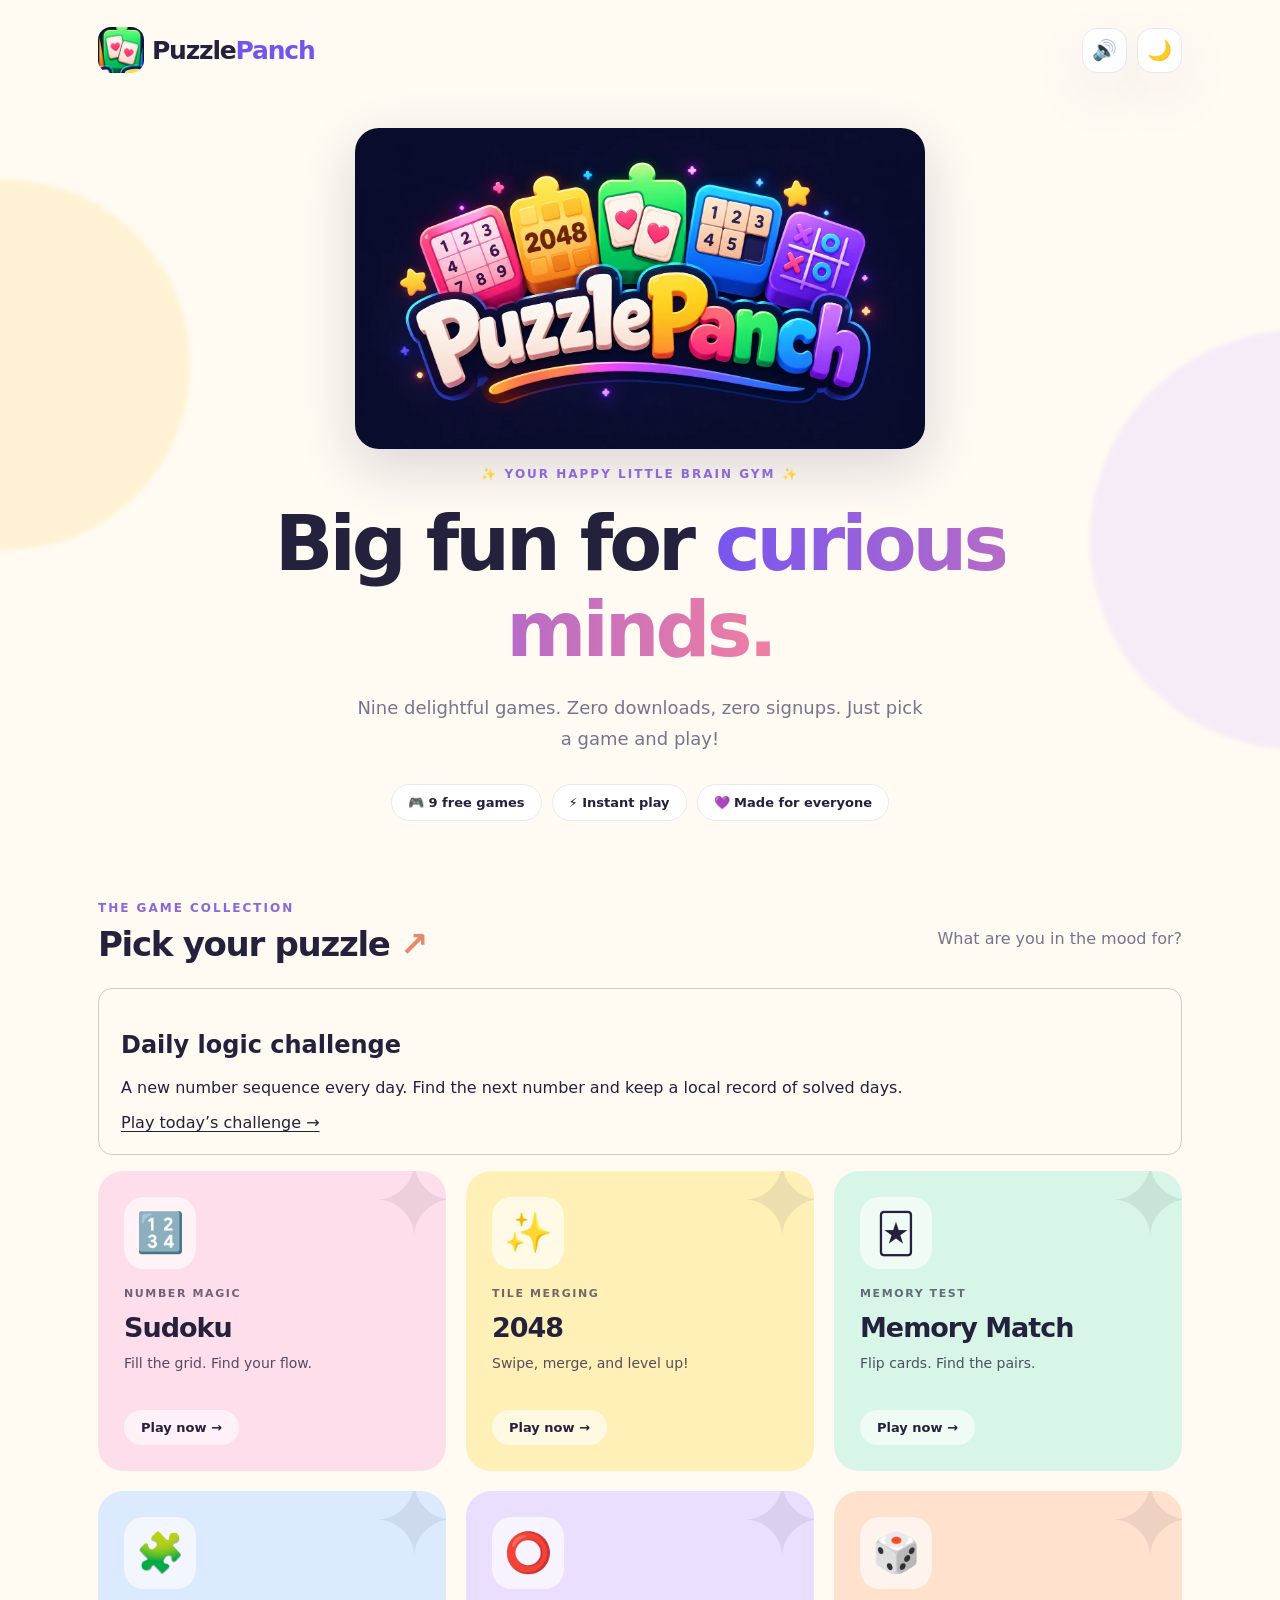
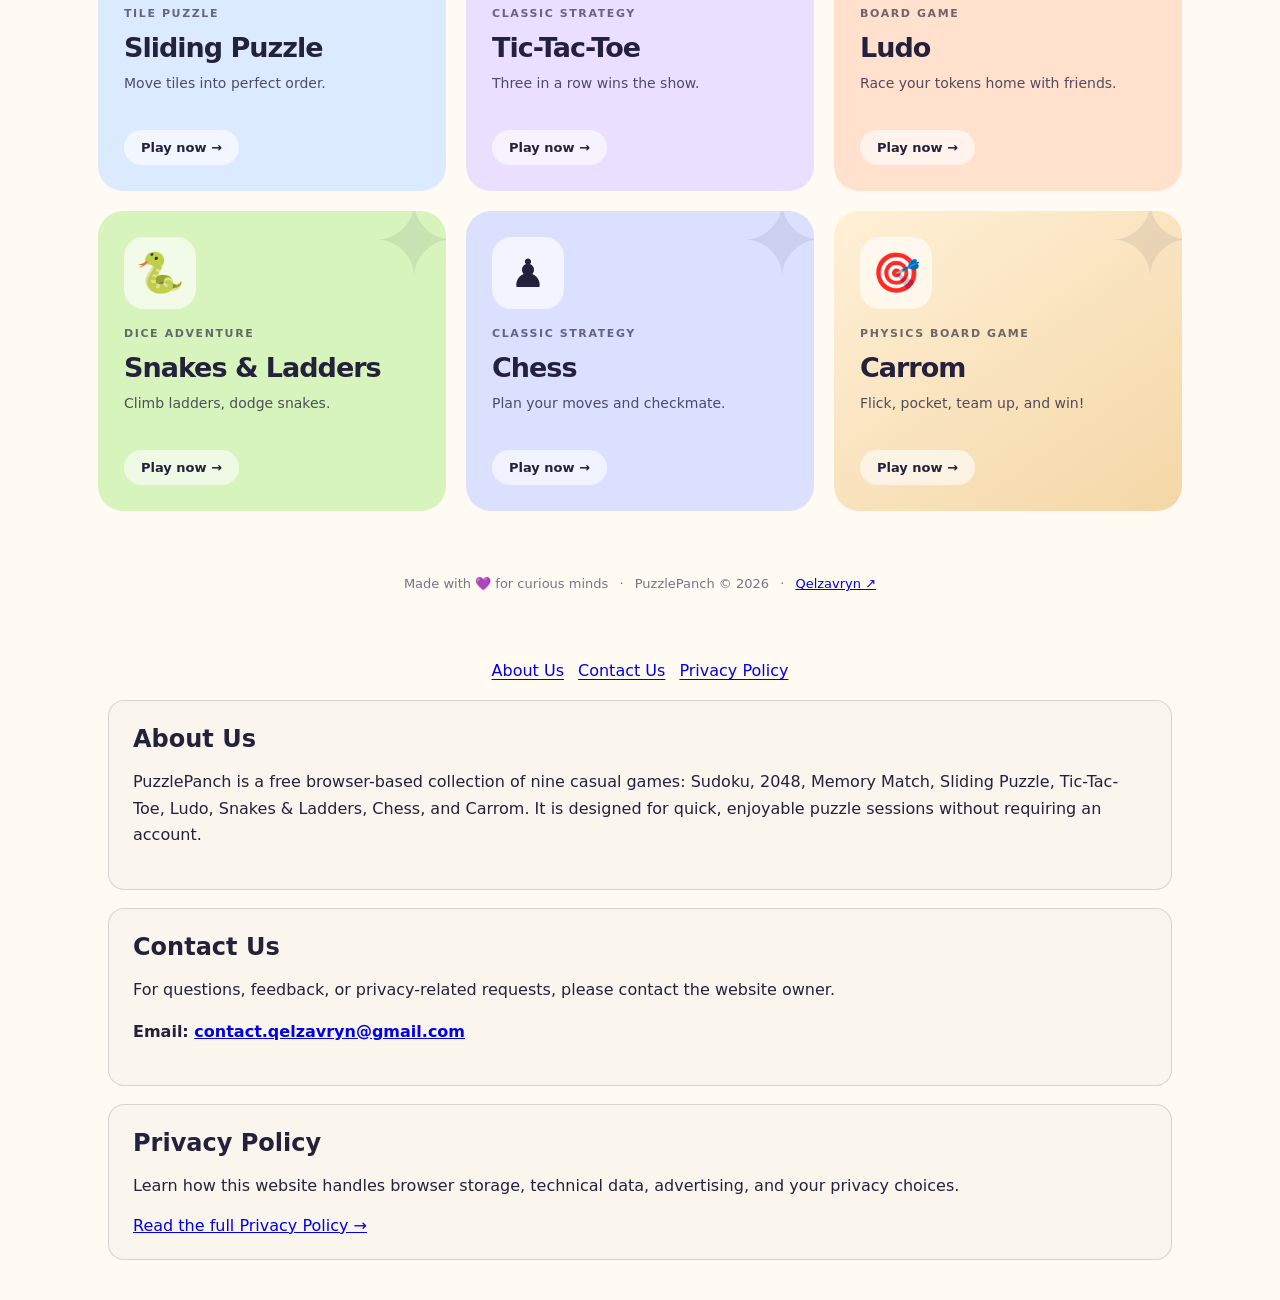
<file: index.html>
<!DOCTYPE html>

<html lang="en"><head><meta charset="utf-8"/><meta content="width=device-width,initial-scale=1" name="viewport"/><meta content="#fff8ee" name="theme-color"/><title>PuzzlePanch — Little Games, Unlimited Fun</title><meta content="PuzzlePanch — Little Games, Unlimited Fun. Enjoy nine free browser games including Ludo, Snakes &amp; Ladders, Carrom, Sudoku, Chess and more." name="description"/><meta content="PuzzlePanch — Little Games, Unlimited Fun" property="og:title"/><meta content="Little Games, Unlimited Fun. Play nine free browser games instantly." property="og:description"/><link href="assets/favicon.ico" rel="icon" sizes="any"/><link href="assets/favicon-192.png" rel="icon" type="image/png"/><link href="assets/favicon-192.png" rel="apple-touch-icon"/><link href="manifest.webmanifest" rel="manifest"/><link href="styles.css" rel="stylesheet"/><style id="site-info-styles">.site-info{max-width:1100px;margin:40px auto;padding:0 18px}.site-info article{margin:18px 0;padding:24px;border:1px solid rgba(130,140,150,.3);border-radius:16px;background:rgba(128,128,128,.045)}.site-info h2{margin:0 0 12px}.site-info p,.site-info li{line-height:1.65}.site-info a{overflow-wrap:anywhere}.site-info-nav{display:flex;gap:14px;flex-wrap:wrap;justify-content:center;margin:20px 0}.site-info-nav a{text-decoration:underline;text-underline-offset:3px}.site-info article{scroll-margin-top:24px}.site-info .contact-pending{font-weight:600}</style><link href="https://puzzlepanch.vercel.app/" rel="canonical"/><link href="public.css" rel="stylesheet"/></head><body><div class="blob blob-one"></div><div class="blob blob-two"></div><div class="shell"><header class="topbar"><a aria-label="PuzzlePanch home" class="brand" href="#"><img alt="" class="brand-logo" height="46" src="assets/favicon-192.png" width="46"/> Puzzle<span>Panch</span></a><div class="header-actions"><button aria-label="Toggle sound" class="icon-button" id="sound-toggle">🔊</button><button aria-label="Toggle theme" class="icon-button" id="theme-toggle">🌙</button></div></header><main><section id="home-view"><div class="hero"><img alt="PuzzlePanch — nine colorful games" class="hero-logo" height="928" src="assets/puzzlepanch-logo.webp" width="1648"/><div class="eyebrow">✨ YOUR HAPPY LITTLE BRAIN GYM ✨</div><h1>Big fun for <em>curious minds.</em></h1><p>Nine delightful games. Zero downloads, zero signups. Just pick a game and play!</p><div class="hero-pills"><span>🎮 9 free games</span><span>⚡ Instant play</span><span>💜 Made for everyone</span></div></div><div class="section-head"><div><span class="eyebrow">THE GAME COLLECTION</span><h2 id="games-title">Pick your puzzle <span>↗</span></h2></div><p>What are you in the mood for?</p></div><section class="public-panel"><h2>Daily logic challenge</h2><p>A new number sequence every day. Find the next number and keep a local record of solved days.</p><a class="public-link" href="daily.html">Play today’s challenge →</a></section><div class="game-grid"><a class="game-card sudoku" href="sudoku.html" style="text-decoration:none;color:inherit"><span class="game-icon">🔢</span><span class="card-type">NUMBER MAGIC</span><strong>Sudoku</strong><span>Fill the grid. Find your flow.</span><span class="play-pill">Play now →</span></a><a class="game-card game2048" href="2048.html" style="text-decoration:none;color:inherit"><span class="game-icon">✨</span><span class="card-type">TILE MERGING</span><strong>2048</strong><span>Swipe, merge, and level up!</span><span class="play-pill">Play now →</span></a><a class="game-card memory" href="memory.html" style="text-decoration:none;color:inherit"><span class="game-icon">🃏</span><span class="card-type">MEMORY TEST</span><strong>Memory Match</strong><span>Flip cards. Find the pairs.</span><span class="play-pill">Play now →</span></a><a class="game-card sliding" href="sliding.html" style="text-decoration:none;color:inherit"><span class="game-icon">🧩</span><span class="card-type">TILE PUZZLE</span><strong>Sliding Puzzle</strong><span>Move tiles into perfect order.</span><span class="play-pill">Play now →</span></a><a class="game-card tictactoe" href="tictactoe.html" style="text-decoration:none;color:inherit"><span class="game-icon">⭕</span><span class="card-type">CLASSIC STRATEGY</span><strong>Tic-Tac-Toe</strong><span>Three in a row wins the show.</span><span class="play-pill">Play now →</span></a><a class="game-card ludo" href="ludo.html" style="text-decoration:none;color:inherit"><span class="game-icon">🎲</span><span class="card-type">BOARD GAME</span><strong>Ludo</strong><span>Race your tokens home with friends.</span><span class="play-pill">Play now →</span></a><a class="game-card snakes" href="snakes.html" style="text-decoration:none;color:inherit"><span class="game-icon">🐍</span><span class="card-type">DICE ADVENTURE</span><strong>Snakes &amp; Ladders</strong><span>Climb ladders, dodge snakes.</span><span class="play-pill">Play now →</span></a><a class="game-card chess" href="chess.html" style="text-decoration:none;color:inherit"><span class="game-icon">♟️</span><span class="card-type">CLASSIC STRATEGY</span><strong>Chess</strong><span>Plan your moves and checkmate.</span><span class="play-pill">Play now →</span></a><a class="game-card carrom" href="carrom.html" style="text-decoration:none;color:inherit"><span class="game-icon">🎯</span><span class="card-type">PHYSICS BOARD GAME</span><strong>Carrom</strong><span>Flick, pocket, team up, and win!</span><span class="play-pill">Play now →</span></a></div></section><section hidden="" id="game-view"><button class="back-button" id="back-to-games">← All games</button><div class="game-panel"><div class="game-heading"><div><span class="eyebrow" id="game-subtitle">LET'S PLAY</span><h1 id="game-title" tabindex="-1">Puzzle</h1></div><span class="game-heading-icon" id="game-icon">🧩</span></div><div class="game-toolbar"><label class="field">Difficulty <select id="difficulty"><option value="easy">Easy</option><option selected="" value="medium">Medium</option><option value="hard">Hard</option></select></label><span class="timer" id="timer">⏱ 00:00</span><button class="secondary" id="pause-btn">⏸ Pause</button><button class="secondary" id="restart-btn">↻ Restart</button><button class="primary" id="new-btn">+ New game</button></div><div aria-live="polite" class="status" id="game-status" role="status"></div><div class="stats" id="game-stats"></div><div class="game-board" id="game-board"></div><div class="game-controls" id="game-controls"></div></div></section></main><footer>Made with 💜 for curious minds <span>·</span> PuzzlePanch © 2026 <span>·</span> <a href="https://qelzavryn.vercel.app/" rel="noopener noreferrer" target="_blank">Qelzavryn ↗</a></footer></div><script src="storage.js"></script><script src="game-utils.js"></script><script src="audio.js"></script><script src="games/2048.js"></script><script src="games/memory.js"></script><script src="games/sliding.js"></script><script src="games/tictactoe.js"></script><script src="games/sudoku.js"></script><script src="games/ludo.js"></script><script src="games/snakes.js"></script><script src="games/chess.js"></script><script src="games/carrom.js"></script><script src="app.js"></script><div aria-label="Website information" class="site-info"><nav aria-label="Information pages" class="site-info-nav"><a href="#about-us">About Us</a><a href="#contact-us">Contact Us</a><a href="privacy.html">Privacy Policy</a></nav><article id="about-us"><h2>About Us</h2><p>PuzzlePanch is a free browser-based collection of nine casual games: Sudoku, 2048, Memory Match, Sliding Puzzle, Tic-Tac-Toe, Ludo, Snakes &amp; Ladders, Chess, and Carrom. It is designed for quick, enjoyable puzzle sessions without requiring an account.</p></article><article id="contact-us"><h2>Contact Us</h2><p>For questions, feedback, or privacy-related requests, please contact the website owner.</p><p class="contact-pending">Email: <a href="mailto:contact.qelzavryn@gmail.com">contact.qelzavryn@gmail.com</a></p></article><article id="privacy-policy"><h2>Privacy Policy</h2><p>Learn how this website handles browser storage, technical data, advertising, and your privacy choices.</p><a href="privacy.html">Read the full Privacy Policy →</a></article></div></body></html>
</file>
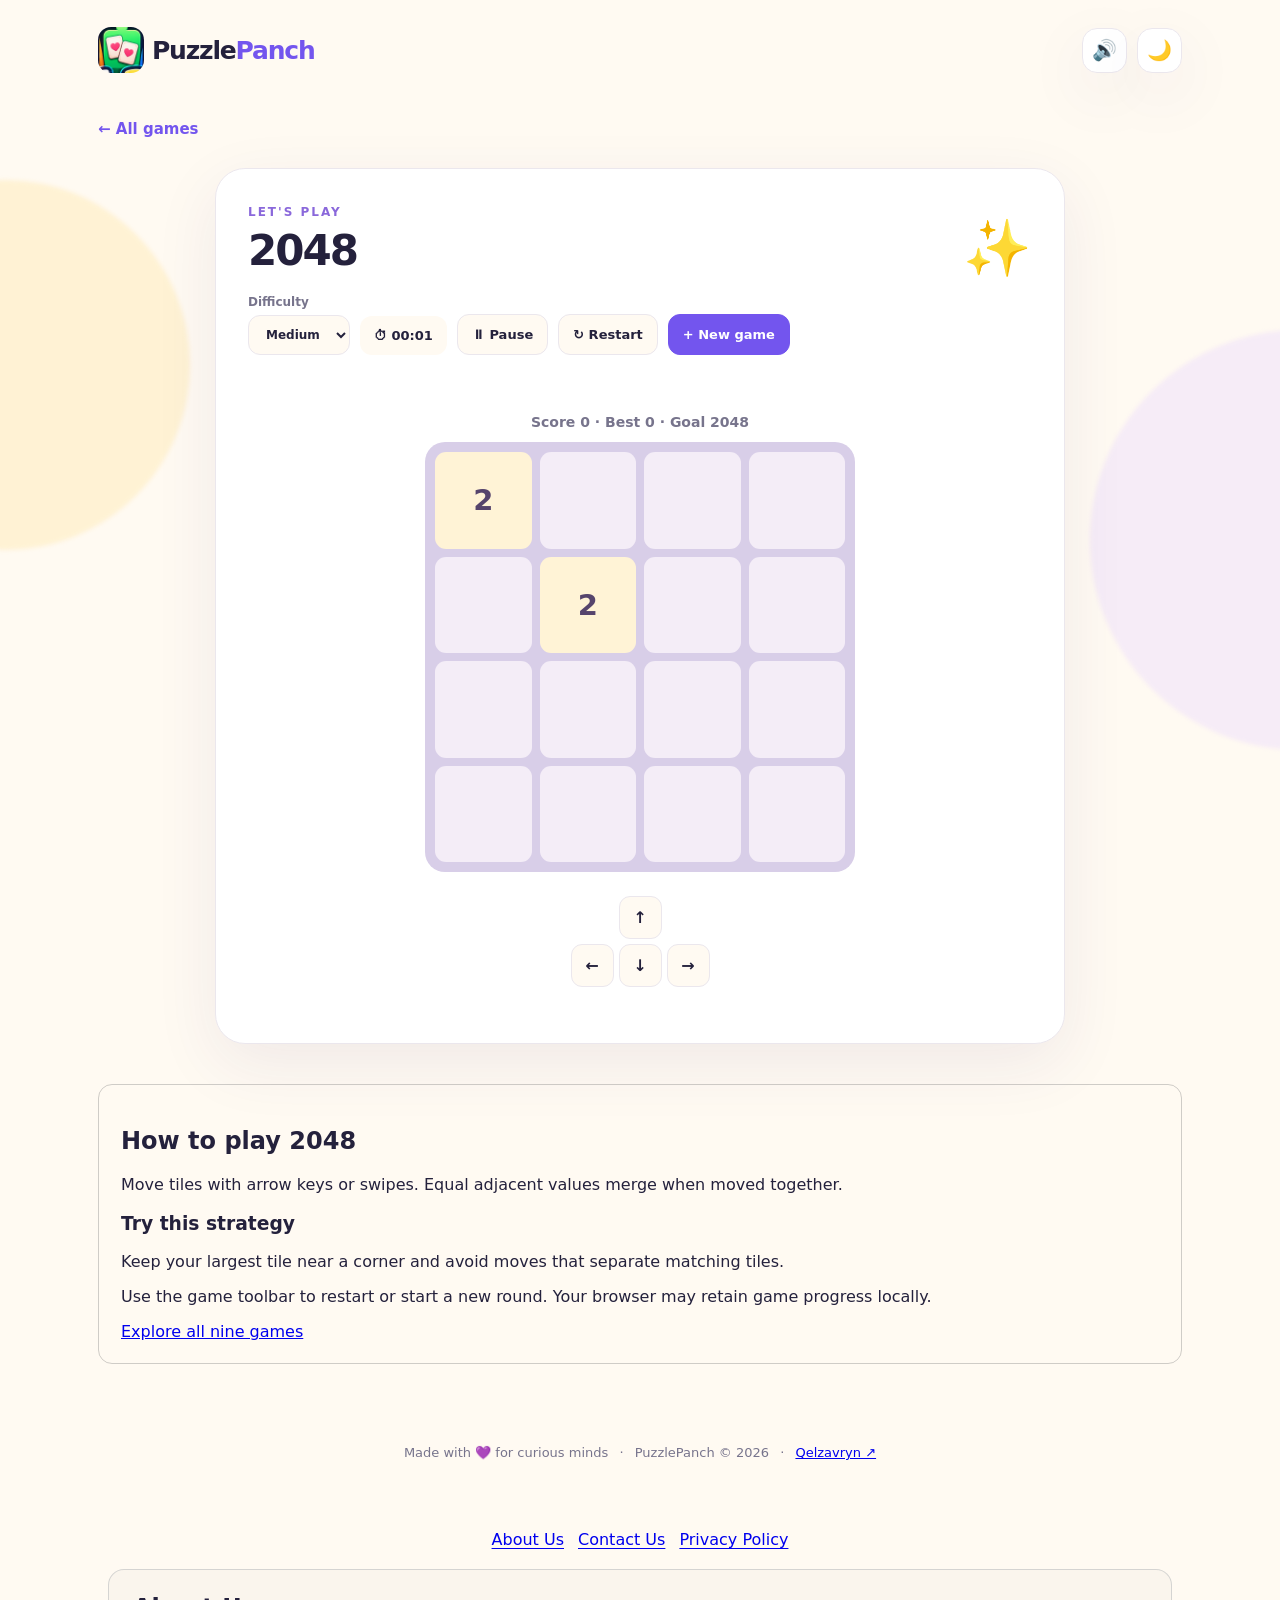
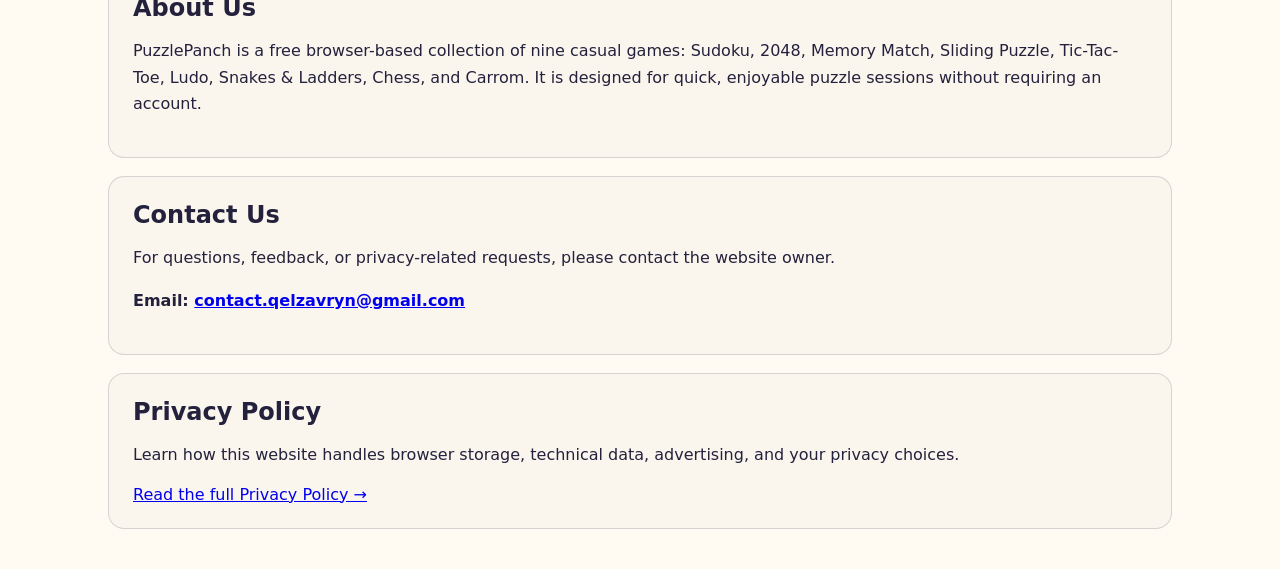
<file: 2048.html>
<!DOCTYPE html>

<html lang="en"><head><meta charset="utf-8"/><meta content="width=device-width,initial-scale=1" name="viewport"/><meta content="#fff8ee" name="theme-color"/><title>2048 – Play free | PuzzlePanch</title><meta content="Move tiles with arrow keys or swipes. Equal adjacent values merge when moved together." name="description"/><meta content="PuzzlePanch — Little Games, Unlimited Fun" property="og:title"/><meta content="Little Games, Unlimited Fun. Play nine free browser games instantly." property="og:description"/><link href="assets/favicon.ico" rel="icon" sizes="any"/><link href="assets/favicon-192.png" rel="icon" type="image/png"/><link href="assets/favicon-192.png" rel="apple-touch-icon"/><link href="manifest.webmanifest" rel="manifest"/><link href="styles.css" rel="stylesheet"/><style id="site-info-styles">.site-info{max-width:1100px;margin:40px auto;padding:0 18px}.site-info article{margin:18px 0;padding:24px;border:1px solid rgba(130,140,150,.3);border-radius:16px;background:rgba(128,128,128,.045)}.site-info h2{margin:0 0 12px}.site-info p,.site-info li{line-height:1.65}.site-info a{overflow-wrap:anywhere}.site-info-nav{display:flex;gap:14px;flex-wrap:wrap;justify-content:center;margin:20px 0}.site-info-nav a{text-decoration:underline;text-underline-offset:3px}.site-info article{scroll-margin-top:24px}.site-info .contact-pending{font-weight:600}</style><link href="https://puzzlepanch.vercel.app/2048.html" rel="canonical"/><link href="public.css" rel="stylesheet"/></head><body data-initial-game="2048"><div class="blob blob-one"></div><div class="blob blob-two"></div><div class="shell"><header class="topbar"><a aria-label="PuzzlePanch home" class="brand" href="index.html"><img alt="" class="brand-logo" height="46" src="assets/favicon-192.png" width="46"/> Puzzle<span>Panch</span></a><div class="header-actions"><button aria-label="Toggle sound" class="icon-button" id="sound-toggle">🔊</button><button aria-label="Toggle theme" class="icon-button" id="theme-toggle">🌙</button></div></header><main><section hidden="" id="home-view"><div class="hero"><img alt="PuzzlePanch — nine colorful games" class="hero-logo" height="928" src="assets/puzzlepanch-logo.webp" width="1648"/><div class="eyebrow">✨ YOUR HAPPY LITTLE BRAIN GYM ✨</div><h1>Big fun for <em>curious minds.</em></h1><p>Nine delightful games. Zero downloads, zero signups. Just pick a game and play!</p><div class="hero-pills"><span>🎮 9 free games</span><span>⚡ Instant play</span><span>💜 Made for everyone</span></div></div><div class="section-head"><div><span class="eyebrow">THE GAME COLLECTION</span><h2 id="games-title">Pick your puzzle <span>↗</span></h2></div><p>What are you in the mood for?</p></div><section class="public-panel"><h2>Daily logic challenge</h2><p>A new number sequence every day. Find the next number and keep a local record of solved days.</p><a class="public-link" href="daily.html">Play today’s challenge →</a></section><div class="game-grid"><a class="game-card sudoku" href="sudoku.html" style="text-decoration:none;color:inherit"><span class="game-icon">🔢</span><span class="card-type">NUMBER MAGIC</span><strong>Sudoku</strong><span>Fill the grid. Find your flow.</span><span class="play-pill">Play now →</span></a><a class="game-card game2048" href="2048.html" style="text-decoration:none;color:inherit"><span class="game-icon">✨</span><span class="card-type">TILE MERGING</span><strong>2048</strong><span>Swipe, merge, and level up!</span><span class="play-pill">Play now →</span></a><a class="game-card memory" href="memory.html" style="text-decoration:none;color:inherit"><span class="game-icon">🃏</span><span class="card-type">MEMORY TEST</span><strong>Memory Match</strong><span>Flip cards. Find the pairs.</span><span class="play-pill">Play now →</span></a><a class="game-card sliding" href="sliding.html" style="text-decoration:none;color:inherit"><span class="game-icon">🧩</span><span class="card-type">TILE PUZZLE</span><strong>Sliding Puzzle</strong><span>Move tiles into perfect order.</span><span class="play-pill">Play now →</span></a><a class="game-card tictactoe" href="tictactoe.html" style="text-decoration:none;color:inherit"><span class="game-icon">⭕</span><span class="card-type">CLASSIC STRATEGY</span><strong>Tic-Tac-Toe</strong><span>Three in a row wins the show.</span><span class="play-pill">Play now →</span></a><a class="game-card ludo" href="ludo.html" style="text-decoration:none;color:inherit"><span class="game-icon">🎲</span><span class="card-type">BOARD GAME</span><strong>Ludo</strong><span>Race your tokens home with friends.</span><span class="play-pill">Play now →</span></a><a class="game-card snakes" href="snakes.html" style="text-decoration:none;color:inherit"><span class="game-icon">🐍</span><span class="card-type">DICE ADVENTURE</span><strong>Snakes &amp; Ladders</strong><span>Climb ladders, dodge snakes.</span><span class="play-pill">Play now →</span></a><a class="game-card chess" href="chess.html" style="text-decoration:none;color:inherit"><span class="game-icon">♟️</span><span class="card-type">CLASSIC STRATEGY</span><strong>Chess</strong><span>Plan your moves and checkmate.</span><span class="play-pill">Play now →</span></a><a class="game-card carrom" href="carrom.html" style="text-decoration:none;color:inherit"><span class="game-icon">🎯</span><span class="card-type">PHYSICS BOARD GAME</span><strong>Carrom</strong><span>Flick, pocket, team up, and win!</span><span class="play-pill">Play now →</span></a></div></section><section id="game-view"><button class="back-button" id="back-to-games">← All games</button><div class="game-panel"><div class="game-heading"><div><span class="eyebrow" id="game-subtitle">LET'S PLAY</span><h1 id="game-title" tabindex="-1">2048</h1></div><span class="game-heading-icon" id="game-icon">🧩</span></div><div class="game-toolbar"><label class="field">Difficulty <select id="difficulty"><option value="easy">Easy</option><option selected="" value="medium">Medium</option><option value="hard">Hard</option></select></label><span class="timer" id="timer">⏱ 00:00</span><button class="secondary" id="pause-btn">⏸ Pause</button><button class="secondary" id="restart-btn">↻ Restart</button><button class="primary" id="new-btn">+ New game</button></div><div aria-live="polite" class="status" id="game-status" role="status"></div><div class="stats" id="game-stats"></div><div class="game-board" id="game-board"></div><div class="game-controls" id="game-controls"></div></div><article class="public-panel"><h2>How to play 2048</h2><p>Move tiles with arrow keys or swipes. Equal adjacent values merge when moved together.</p><h3>Try this strategy</h3><p>Keep your largest tile near a corner and avoid moves that separate matching tiles.</p><p>Use the game toolbar to restart or start a new round. Your browser may retain game progress locally.</p><a href="index.html">Explore all nine games</a></article></section></main><footer>Made with 💜 for curious minds <span>·</span> PuzzlePanch © 2026 <span>·</span> <a href="https://qelzavryn.vercel.app/" rel="noopener noreferrer" target="_blank">Qelzavryn ↗</a></footer></div><script src="storage.js"></script><script src="game-utils.js"></script><script src="audio.js"></script><script src="games/2048.js"></script><script src="games/memory.js"></script><script src="games/sliding.js"></script><script src="games/tictactoe.js"></script><script src="games/sudoku.js"></script><script src="games/ludo.js"></script><script src="games/snakes.js"></script><script src="games/chess.js"></script><script src="games/carrom.js"></script><script src="app.js"></script><div aria-label="Website information" class="site-info"><nav aria-label="Information pages" class="site-info-nav"><a href="#about-us">About Us</a><a href="#contact-us">Contact Us</a><a href="privacy.html">Privacy Policy</a></nav><article id="about-us"><h2>About Us</h2><p>PuzzlePanch is a free browser-based collection of nine casual games: Sudoku, 2048, Memory Match, Sliding Puzzle, Tic-Tac-Toe, Ludo, Snakes &amp; Ladders, Chess, and Carrom. It is designed for quick, enjoyable puzzle sessions without requiring an account.</p></article><article id="contact-us"><h2>Contact Us</h2><p>For questions, feedback, or privacy-related requests, please contact the website owner.</p><p class="contact-pending">Email: <a href="mailto:contact.qelzavryn@gmail.com">contact.qelzavryn@gmail.com</a></p></article><article id="privacy-policy"><h2>Privacy Policy</h2><p>Learn how this website handles browser storage, technical data, advertising, and your privacy choices.</p><a href="privacy.html">Read the full Privacy Policy →</a></article></div></body></html>
</file>
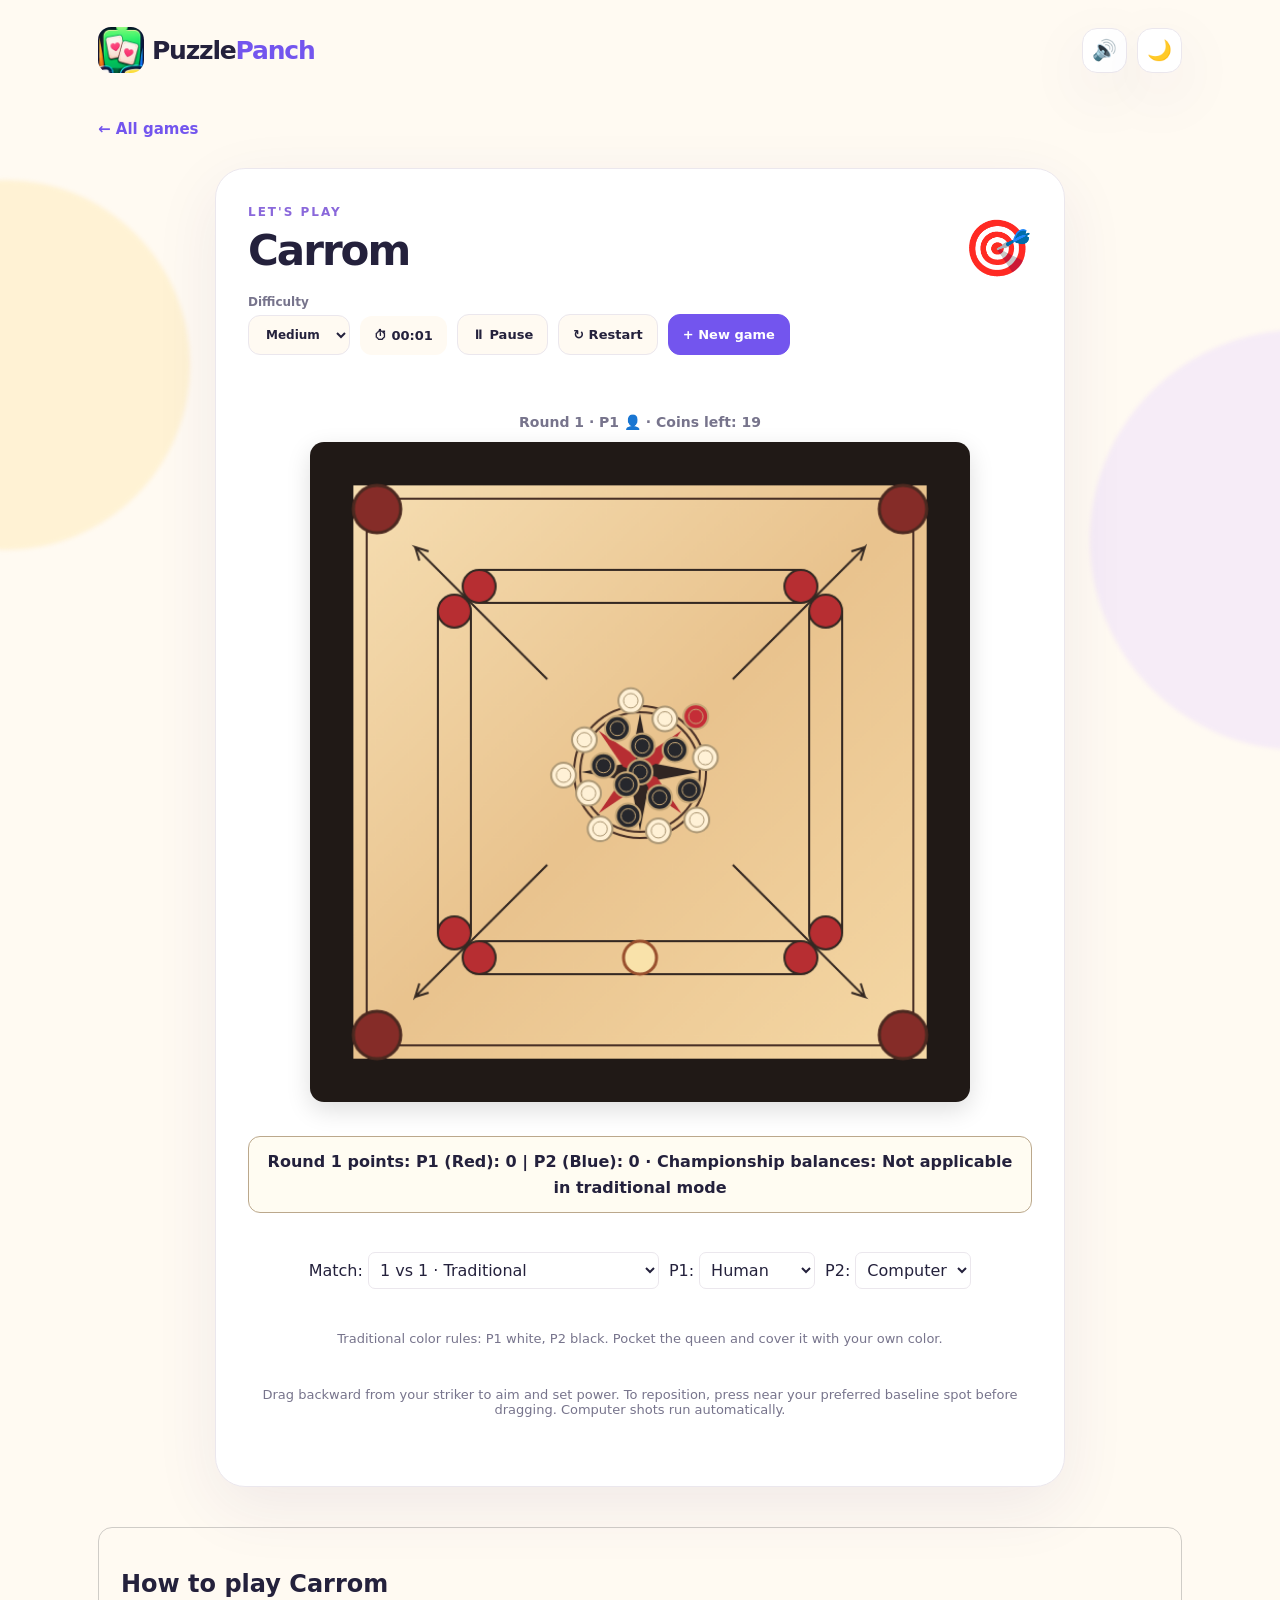
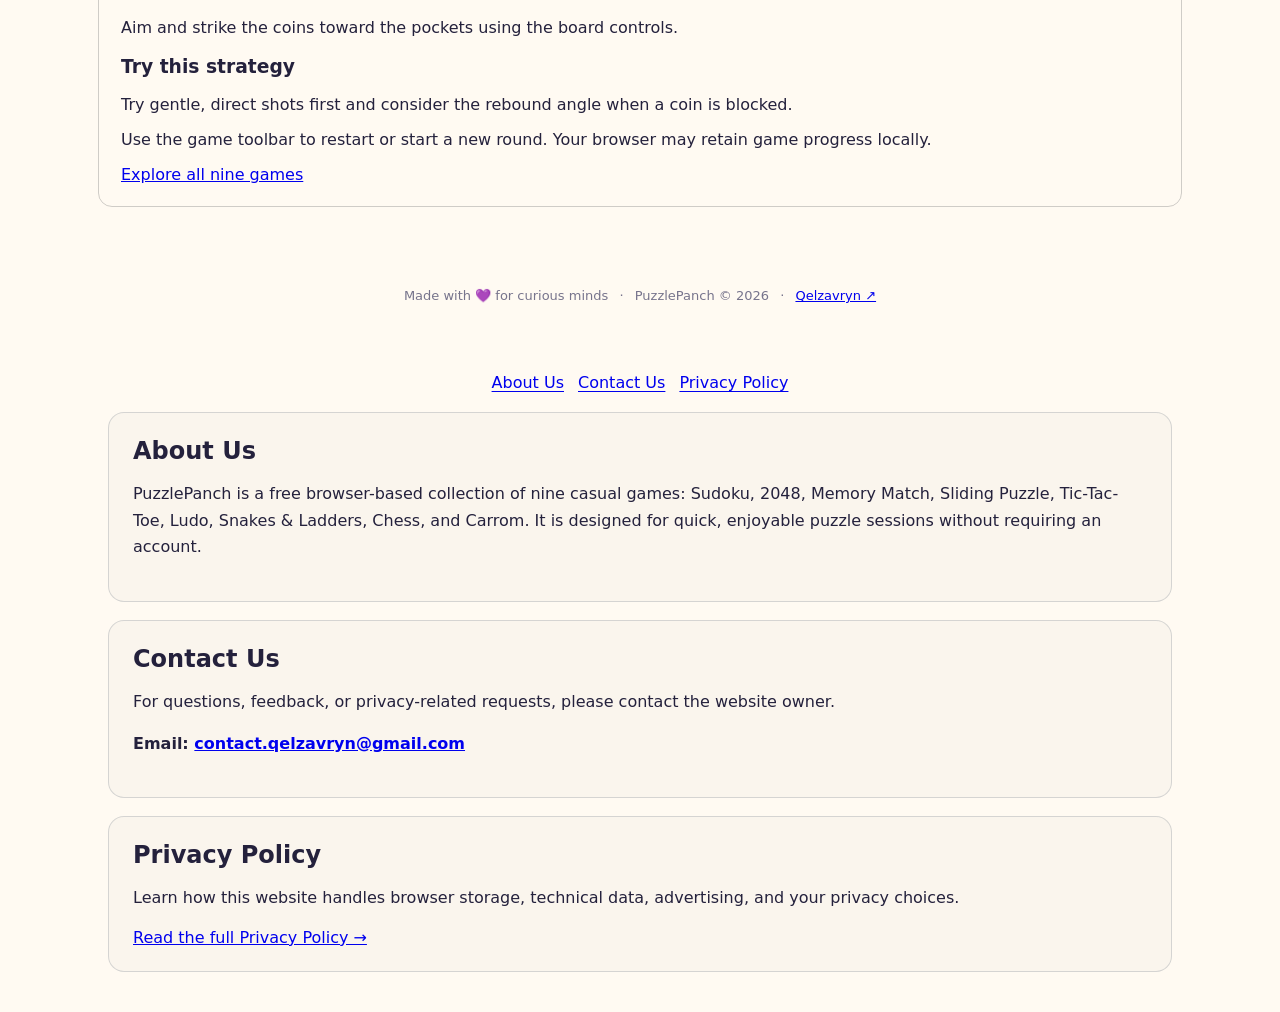
<file: carrom.html>
<!DOCTYPE html>

<html lang="en"><head><meta charset="utf-8"/><meta content="width=device-width,initial-scale=1" name="viewport"/><meta content="#fff8ee" name="theme-color"/><title>Carrom – Play free | PuzzlePanch</title><meta content="Aim and strike the coins toward the pockets using the board controls." name="description"/><meta content="PuzzlePanch — Little Games, Unlimited Fun" property="og:title"/><meta content="Little Games, Unlimited Fun. Play nine free browser games instantly." property="og:description"/><link href="assets/favicon.ico" rel="icon" sizes="any"/><link href="assets/favicon-192.png" rel="icon" type="image/png"/><link href="assets/favicon-192.png" rel="apple-touch-icon"/><link href="manifest.webmanifest" rel="manifest"/><link href="styles.css" rel="stylesheet"/><style id="site-info-styles">.site-info{max-width:1100px;margin:40px auto;padding:0 18px}.site-info article{margin:18px 0;padding:24px;border:1px solid rgba(130,140,150,.3);border-radius:16px;background:rgba(128,128,128,.045)}.site-info h2{margin:0 0 12px}.site-info p,.site-info li{line-height:1.65}.site-info a{overflow-wrap:anywhere}.site-info-nav{display:flex;gap:14px;flex-wrap:wrap;justify-content:center;margin:20px 0}.site-info-nav a{text-decoration:underline;text-underline-offset:3px}.site-info article{scroll-margin-top:24px}.site-info .contact-pending{font-weight:600}</style><link href="https://puzzlepanch.vercel.app/carrom.html" rel="canonical"/><link href="public.css" rel="stylesheet"/></head><body data-initial-game="carrom"><div class="blob blob-one"></div><div class="blob blob-two"></div><div class="shell"><header class="topbar"><a aria-label="PuzzlePanch home" class="brand" href="index.html"><img alt="" class="brand-logo" height="46" src="assets/favicon-192.png" width="46"/> Puzzle<span>Panch</span></a><div class="header-actions"><button aria-label="Toggle sound" class="icon-button" id="sound-toggle">🔊</button><button aria-label="Toggle theme" class="icon-button" id="theme-toggle">🌙</button></div></header><main><section hidden="" id="home-view"><div class="hero"><img alt="PuzzlePanch — nine colorful games" class="hero-logo" height="928" src="assets/puzzlepanch-logo.webp" width="1648"/><div class="eyebrow">✨ YOUR HAPPY LITTLE BRAIN GYM ✨</div><h1>Big fun for <em>curious minds.</em></h1><p>Nine delightful games. Zero downloads, zero signups. Just pick a game and play!</p><div class="hero-pills"><span>🎮 9 free games</span><span>⚡ Instant play</span><span>💜 Made for everyone</span></div></div><div class="section-head"><div><span class="eyebrow">THE GAME COLLECTION</span><h2 id="games-title">Pick your puzzle <span>↗</span></h2></div><p>What are you in the mood for?</p></div><section class="public-panel"><h2>Daily logic challenge</h2><p>A new number sequence every day. Find the next number and keep a local record of solved days.</p><a class="public-link" href="daily.html">Play today’s challenge →</a></section><div class="game-grid"><a class="game-card sudoku" href="sudoku.html" style="text-decoration:none;color:inherit"><span class="game-icon">🔢</span><span class="card-type">NUMBER MAGIC</span><strong>Sudoku</strong><span>Fill the grid. Find your flow.</span><span class="play-pill">Play now →</span></a><a class="game-card game2048" href="2048.html" style="text-decoration:none;color:inherit"><span class="game-icon">✨</span><span class="card-type">TILE MERGING</span><strong>2048</strong><span>Swipe, merge, and level up!</span><span class="play-pill">Play now →</span></a><a class="game-card memory" href="memory.html" style="text-decoration:none;color:inherit"><span class="game-icon">🃏</span><span class="card-type">MEMORY TEST</span><strong>Memory Match</strong><span>Flip cards. Find the pairs.</span><span class="play-pill">Play now →</span></a><a class="game-card sliding" href="sliding.html" style="text-decoration:none;color:inherit"><span class="game-icon">🧩</span><span class="card-type">TILE PUZZLE</span><strong>Sliding Puzzle</strong><span>Move tiles into perfect order.</span><span class="play-pill">Play now →</span></a><a class="game-card tictactoe" href="tictactoe.html" style="text-decoration:none;color:inherit"><span class="game-icon">⭕</span><span class="card-type">CLASSIC STRATEGY</span><strong>Tic-Tac-Toe</strong><span>Three in a row wins the show.</span><span class="play-pill">Play now →</span></a><a class="game-card ludo" href="ludo.html" style="text-decoration:none;color:inherit"><span class="game-icon">🎲</span><span class="card-type">BOARD GAME</span><strong>Ludo</strong><span>Race your tokens home with friends.</span><span class="play-pill">Play now →</span></a><a class="game-card snakes" href="snakes.html" style="text-decoration:none;color:inherit"><span class="game-icon">🐍</span><span class="card-type">DICE ADVENTURE</span><strong>Snakes &amp; Ladders</strong><span>Climb ladders, dodge snakes.</span><span class="play-pill">Play now →</span></a><a class="game-card chess" href="chess.html" style="text-decoration:none;color:inherit"><span class="game-icon">♟️</span><span class="card-type">CLASSIC STRATEGY</span><strong>Chess</strong><span>Plan your moves and checkmate.</span><span class="play-pill">Play now →</span></a><a class="game-card carrom" href="carrom.html" style="text-decoration:none;color:inherit"><span class="game-icon">🎯</span><span class="card-type">PHYSICS BOARD GAME</span><strong>Carrom</strong><span>Flick, pocket, team up, and win!</span><span class="play-pill">Play now →</span></a></div></section><section id="game-view"><button class="back-button" id="back-to-games">← All games</button><div class="game-panel"><div class="game-heading"><div><span class="eyebrow" id="game-subtitle">LET'S PLAY</span><h1 id="game-title" tabindex="-1">Carrom</h1></div><span class="game-heading-icon" id="game-icon">🧩</span></div><div class="game-toolbar"><label class="field">Difficulty <select id="difficulty"><option value="easy">Easy</option><option selected="" value="medium">Medium</option><option value="hard">Hard</option></select></label><span class="timer" id="timer">⏱ 00:00</span><button class="secondary" id="pause-btn">⏸ Pause</button><button class="secondary" id="restart-btn">↻ Restart</button><button class="primary" id="new-btn">+ New game</button></div><div aria-live="polite" class="status" id="game-status" role="status"></div><div class="stats" id="game-stats"></div><div class="game-board" id="game-board"></div><div class="game-controls" id="game-controls"></div></div><article class="public-panel"><h2>How to play Carrom</h2><p>Aim and strike the coins toward the pockets using the board controls.</p><h3>Try this strategy</h3><p>Try gentle, direct shots first and consider the rebound angle when a coin is blocked.</p><p>Use the game toolbar to restart or start a new round. Your browser may retain game progress locally.</p><a href="index.html">Explore all nine games</a></article></section></main><footer>Made with 💜 for curious minds <span>·</span> PuzzlePanch © 2026 <span>·</span> <a href="https://qelzavryn.vercel.app/" rel="noopener noreferrer" target="_blank">Qelzavryn ↗</a></footer></div><script src="storage.js"></script><script src="game-utils.js"></script><script src="audio.js"></script><script src="games/2048.js"></script><script src="games/memory.js"></script><script src="games/sliding.js"></script><script src="games/tictactoe.js"></script><script src="games/sudoku.js"></script><script src="games/ludo.js"></script><script src="games/snakes.js"></script><script src="games/chess.js"></script><script src="games/carrom.js"></script><script src="app.js"></script><div aria-label="Website information" class="site-info"><nav aria-label="Information pages" class="site-info-nav"><a href="#about-us">About Us</a><a href="#contact-us">Contact Us</a><a href="privacy.html">Privacy Policy</a></nav><article id="about-us"><h2>About Us</h2><p>PuzzlePanch is a free browser-based collection of nine casual games: Sudoku, 2048, Memory Match, Sliding Puzzle, Tic-Tac-Toe, Ludo, Snakes &amp; Ladders, Chess, and Carrom. It is designed for quick, enjoyable puzzle sessions without requiring an account.</p></article><article id="contact-us"><h2>Contact Us</h2><p>For questions, feedback, or privacy-related requests, please contact the website owner.</p><p class="contact-pending">Email: <a href="mailto:contact.qelzavryn@gmail.com">contact.qelzavryn@gmail.com</a></p></article><article id="privacy-policy"><h2>Privacy Policy</h2><p>Learn how this website handles browser storage, technical data, advertising, and your privacy choices.</p><a href="privacy.html">Read the full Privacy Policy →</a></article></div></body></html>
</file>
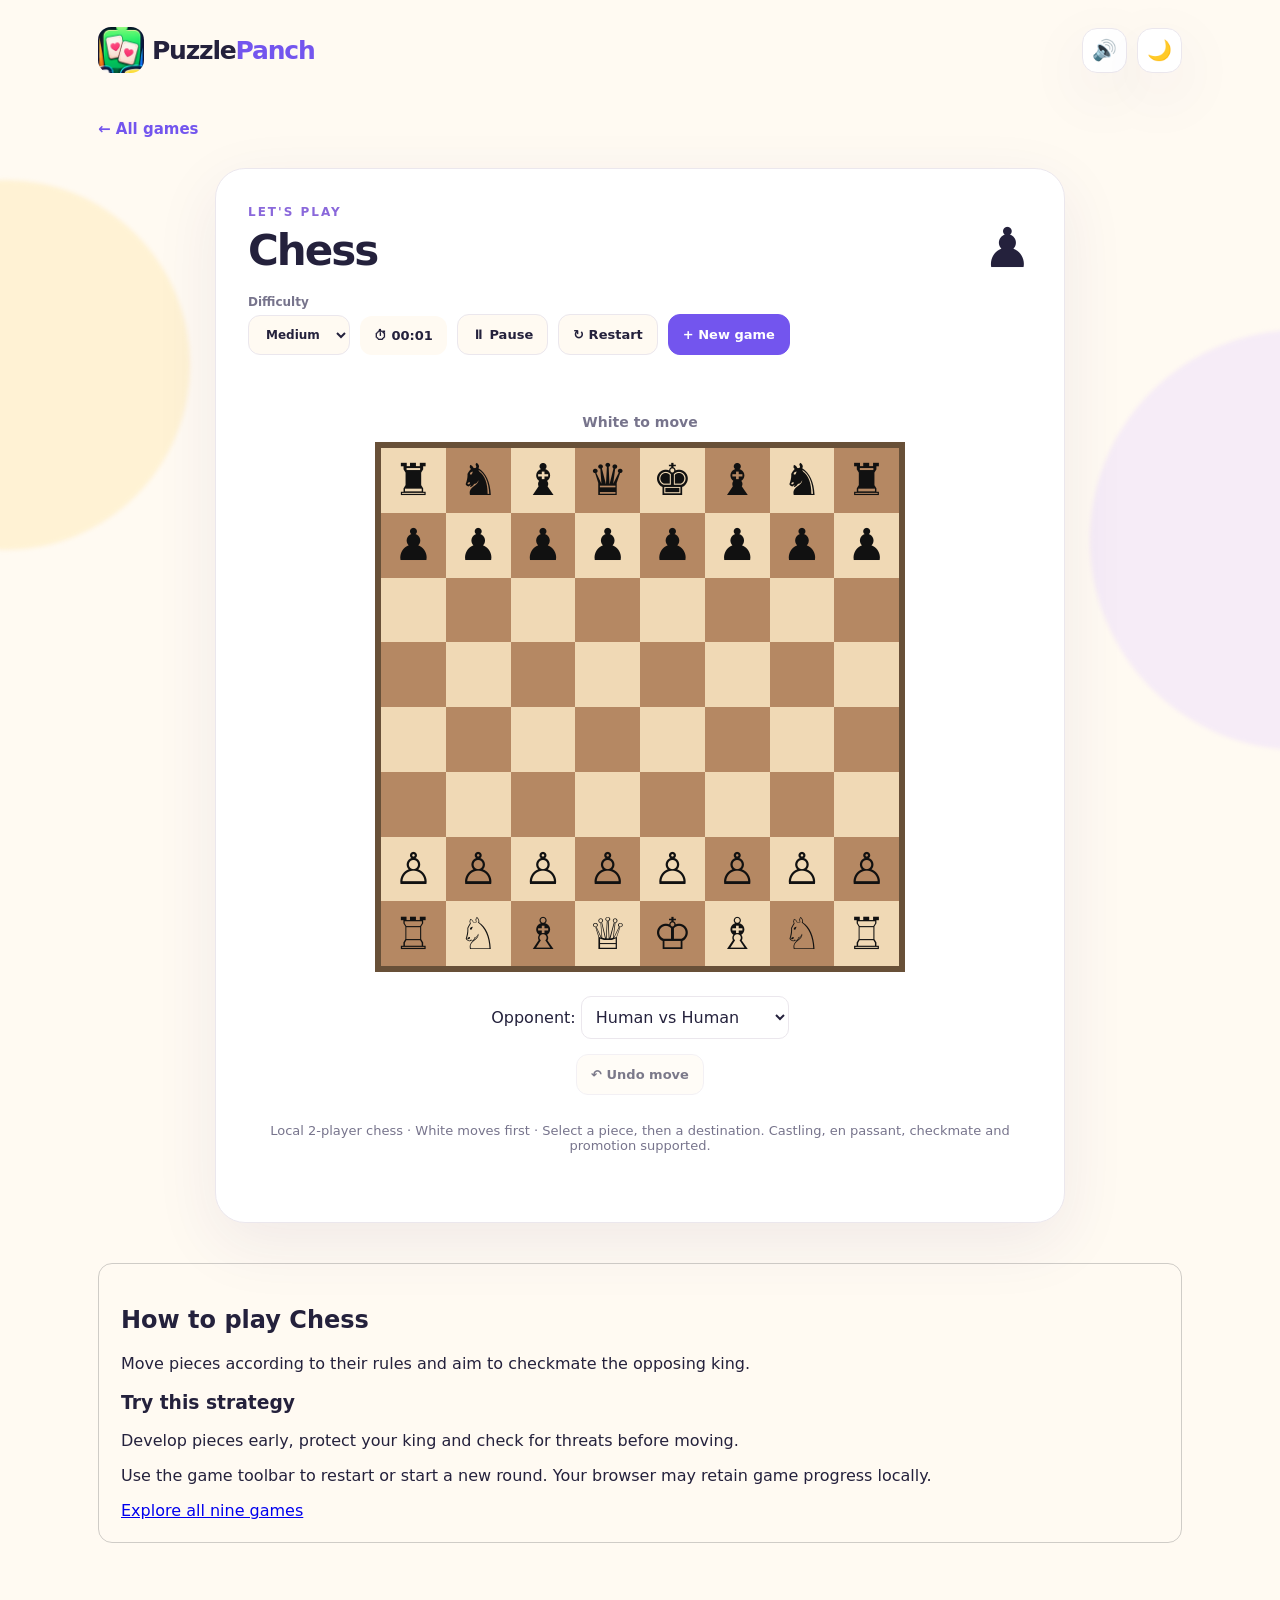
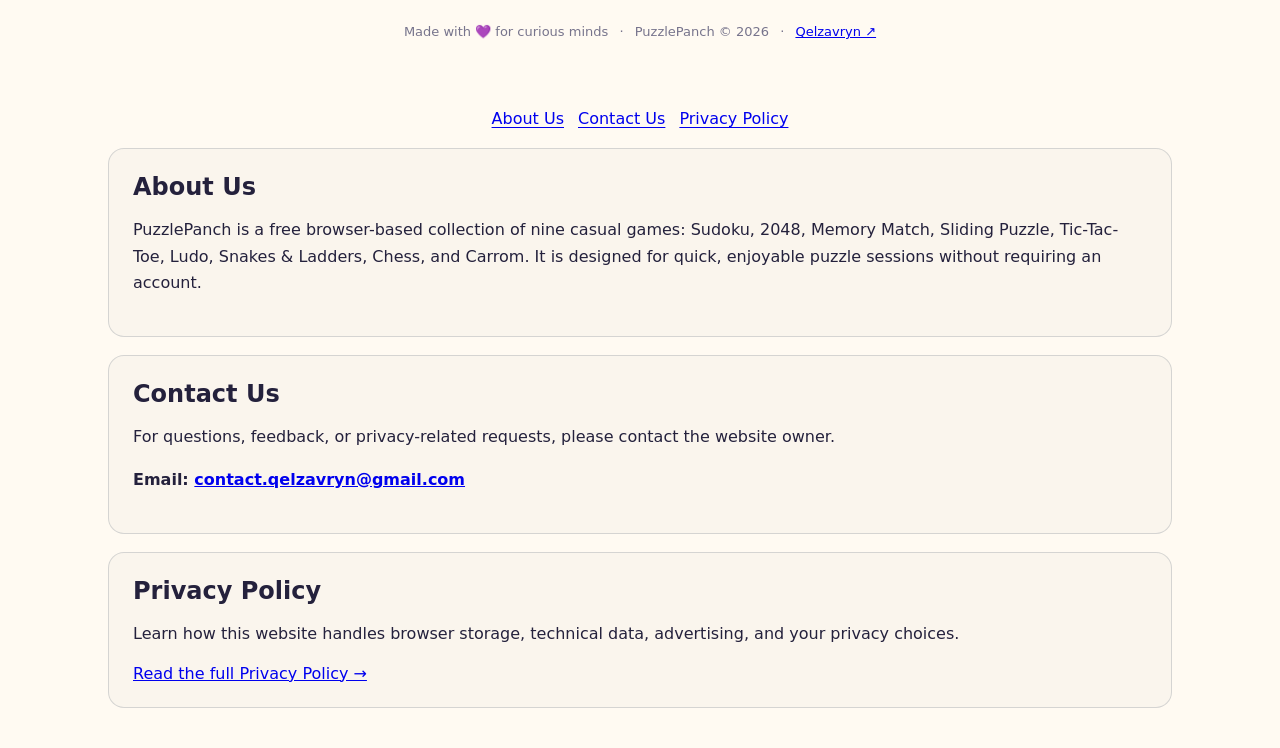
<file: chess.html>
<!DOCTYPE html>

<html lang="en"><head><meta charset="utf-8"/><meta content="width=device-width,initial-scale=1" name="viewport"/><meta content="#fff8ee" name="theme-color"/><title>Chess – Play free | PuzzlePanch</title><meta content="Move pieces according to their rules and aim to checkmate the opposing king." name="description"/><meta content="PuzzlePanch — Little Games, Unlimited Fun" property="og:title"/><meta content="Little Games, Unlimited Fun. Play nine free browser games instantly." property="og:description"/><link href="assets/favicon.ico" rel="icon" sizes="any"/><link href="assets/favicon-192.png" rel="icon" type="image/png"/><link href="assets/favicon-192.png" rel="apple-touch-icon"/><link href="manifest.webmanifest" rel="manifest"/><link href="styles.css" rel="stylesheet"/><style id="site-info-styles">.site-info{max-width:1100px;margin:40px auto;padding:0 18px}.site-info article{margin:18px 0;padding:24px;border:1px solid rgba(130,140,150,.3);border-radius:16px;background:rgba(128,128,128,.045)}.site-info h2{margin:0 0 12px}.site-info p,.site-info li{line-height:1.65}.site-info a{overflow-wrap:anywhere}.site-info-nav{display:flex;gap:14px;flex-wrap:wrap;justify-content:center;margin:20px 0}.site-info-nav a{text-decoration:underline;text-underline-offset:3px}.site-info article{scroll-margin-top:24px}.site-info .contact-pending{font-weight:600}</style><link href="https://puzzlepanch.vercel.app/chess.html" rel="canonical"/><link href="public.css" rel="stylesheet"/></head><body data-initial-game="chess"><div class="blob blob-one"></div><div class="blob blob-two"></div><div class="shell"><header class="topbar"><a aria-label="PuzzlePanch home" class="brand" href="index.html"><img alt="" class="brand-logo" height="46" src="assets/favicon-192.png" width="46"/> Puzzle<span>Panch</span></a><div class="header-actions"><button aria-label="Toggle sound" class="icon-button" id="sound-toggle">🔊</button><button aria-label="Toggle theme" class="icon-button" id="theme-toggle">🌙</button></div></header><main><section hidden="" id="home-view"><div class="hero"><img alt="PuzzlePanch — nine colorful games" class="hero-logo" height="928" src="assets/puzzlepanch-logo.webp" width="1648"/><div class="eyebrow">✨ YOUR HAPPY LITTLE BRAIN GYM ✨</div><h1>Big fun for <em>curious minds.</em></h1><p>Nine delightful games. Zero downloads, zero signups. Just pick a game and play!</p><div class="hero-pills"><span>🎮 9 free games</span><span>⚡ Instant play</span><span>💜 Made for everyone</span></div></div><div class="section-head"><div><span class="eyebrow">THE GAME COLLECTION</span><h2 id="games-title">Pick your puzzle <span>↗</span></h2></div><p>What are you in the mood for?</p></div><section class="public-panel"><h2>Daily logic challenge</h2><p>A new number sequence every day. Find the next number and keep a local record of solved days.</p><a class="public-link" href="daily.html">Play today’s challenge →</a></section><div class="game-grid"><a class="game-card sudoku" href="sudoku.html" style="text-decoration:none;color:inherit"><span class="game-icon">🔢</span><span class="card-type">NUMBER MAGIC</span><strong>Sudoku</strong><span>Fill the grid. Find your flow.</span><span class="play-pill">Play now →</span></a><a class="game-card game2048" href="2048.html" style="text-decoration:none;color:inherit"><span class="game-icon">✨</span><span class="card-type">TILE MERGING</span><strong>2048</strong><span>Swipe, merge, and level up!</span><span class="play-pill">Play now →</span></a><a class="game-card memory" href="memory.html" style="text-decoration:none;color:inherit"><span class="game-icon">🃏</span><span class="card-type">MEMORY TEST</span><strong>Memory Match</strong><span>Flip cards. Find the pairs.</span><span class="play-pill">Play now →</span></a><a class="game-card sliding" href="sliding.html" style="text-decoration:none;color:inherit"><span class="game-icon">🧩</span><span class="card-type">TILE PUZZLE</span><strong>Sliding Puzzle</strong><span>Move tiles into perfect order.</span><span class="play-pill">Play now →</span></a><a class="game-card tictactoe" href="tictactoe.html" style="text-decoration:none;color:inherit"><span class="game-icon">⭕</span><span class="card-type">CLASSIC STRATEGY</span><strong>Tic-Tac-Toe</strong><span>Three in a row wins the show.</span><span class="play-pill">Play now →</span></a><a class="game-card ludo" href="ludo.html" style="text-decoration:none;color:inherit"><span class="game-icon">🎲</span><span class="card-type">BOARD GAME</span><strong>Ludo</strong><span>Race your tokens home with friends.</span><span class="play-pill">Play now →</span></a><a class="game-card snakes" href="snakes.html" style="text-decoration:none;color:inherit"><span class="game-icon">🐍</span><span class="card-type">DICE ADVENTURE</span><strong>Snakes &amp; Ladders</strong><span>Climb ladders, dodge snakes.</span><span class="play-pill">Play now →</span></a><a class="game-card chess" href="chess.html" style="text-decoration:none;color:inherit"><span class="game-icon">♟️</span><span class="card-type">CLASSIC STRATEGY</span><strong>Chess</strong><span>Plan your moves and checkmate.</span><span class="play-pill">Play now →</span></a><a class="game-card carrom" href="carrom.html" style="text-decoration:none;color:inherit"><span class="game-icon">🎯</span><span class="card-type">PHYSICS BOARD GAME</span><strong>Carrom</strong><span>Flick, pocket, team up, and win!</span><span class="play-pill">Play now →</span></a></div></section><section id="game-view"><button class="back-button" id="back-to-games">← All games</button><div class="game-panel"><div class="game-heading"><div><span class="eyebrow" id="game-subtitle">LET'S PLAY</span><h1 id="game-title" tabindex="-1">Chess</h1></div><span class="game-heading-icon" id="game-icon">🧩</span></div><div class="game-toolbar"><label class="field">Difficulty <select id="difficulty"><option value="easy">Easy</option><option selected="" value="medium">Medium</option><option value="hard">Hard</option></select></label><span class="timer" id="timer">⏱ 00:00</span><button class="secondary" id="pause-btn">⏸ Pause</button><button class="secondary" id="restart-btn">↻ Restart</button><button class="primary" id="new-btn">+ New game</button></div><div aria-live="polite" class="status" id="game-status" role="status"></div><div class="stats" id="game-stats"></div><div class="game-board" id="game-board"></div><div class="game-controls" id="game-controls"></div></div><article class="public-panel"><h2>How to play Chess</h2><p>Move pieces according to their rules and aim to checkmate the opposing king.</p><h3>Try this strategy</h3><p>Develop pieces early, protect your king and check for threats before moving.</p><p>Use the game toolbar to restart or start a new round. Your browser may retain game progress locally.</p><a href="index.html">Explore all nine games</a></article></section></main><footer>Made with 💜 for curious minds <span>·</span> PuzzlePanch © 2026 <span>·</span> <a href="https://qelzavryn.vercel.app/" rel="noopener noreferrer" target="_blank">Qelzavryn ↗</a></footer></div><script src="storage.js"></script><script src="game-utils.js"></script><script src="audio.js"></script><script src="games/2048.js"></script><script src="games/memory.js"></script><script src="games/sliding.js"></script><script src="games/tictactoe.js"></script><script src="games/sudoku.js"></script><script src="games/ludo.js"></script><script src="games/snakes.js"></script><script src="games/chess.js"></script><script src="games/carrom.js"></script><script src="app.js"></script><div aria-label="Website information" class="site-info"><nav aria-label="Information pages" class="site-info-nav"><a href="#about-us">About Us</a><a href="#contact-us">Contact Us</a><a href="privacy.html">Privacy Policy</a></nav><article id="about-us"><h2>About Us</h2><p>PuzzlePanch is a free browser-based collection of nine casual games: Sudoku, 2048, Memory Match, Sliding Puzzle, Tic-Tac-Toe, Ludo, Snakes &amp; Ladders, Chess, and Carrom. It is designed for quick, enjoyable puzzle sessions without requiring an account.</p></article><article id="contact-us"><h2>Contact Us</h2><p>For questions, feedback, or privacy-related requests, please contact the website owner.</p><p class="contact-pending">Email: <a href="mailto:contact.qelzavryn@gmail.com">contact.qelzavryn@gmail.com</a></p></article><article id="privacy-policy"><h2>Privacy Policy</h2><p>Learn how this website handles browser storage, technical data, advertising, and your privacy choices.</p><a href="privacy.html">Read the full Privacy Policy →</a></article></div></body></html>
</file>
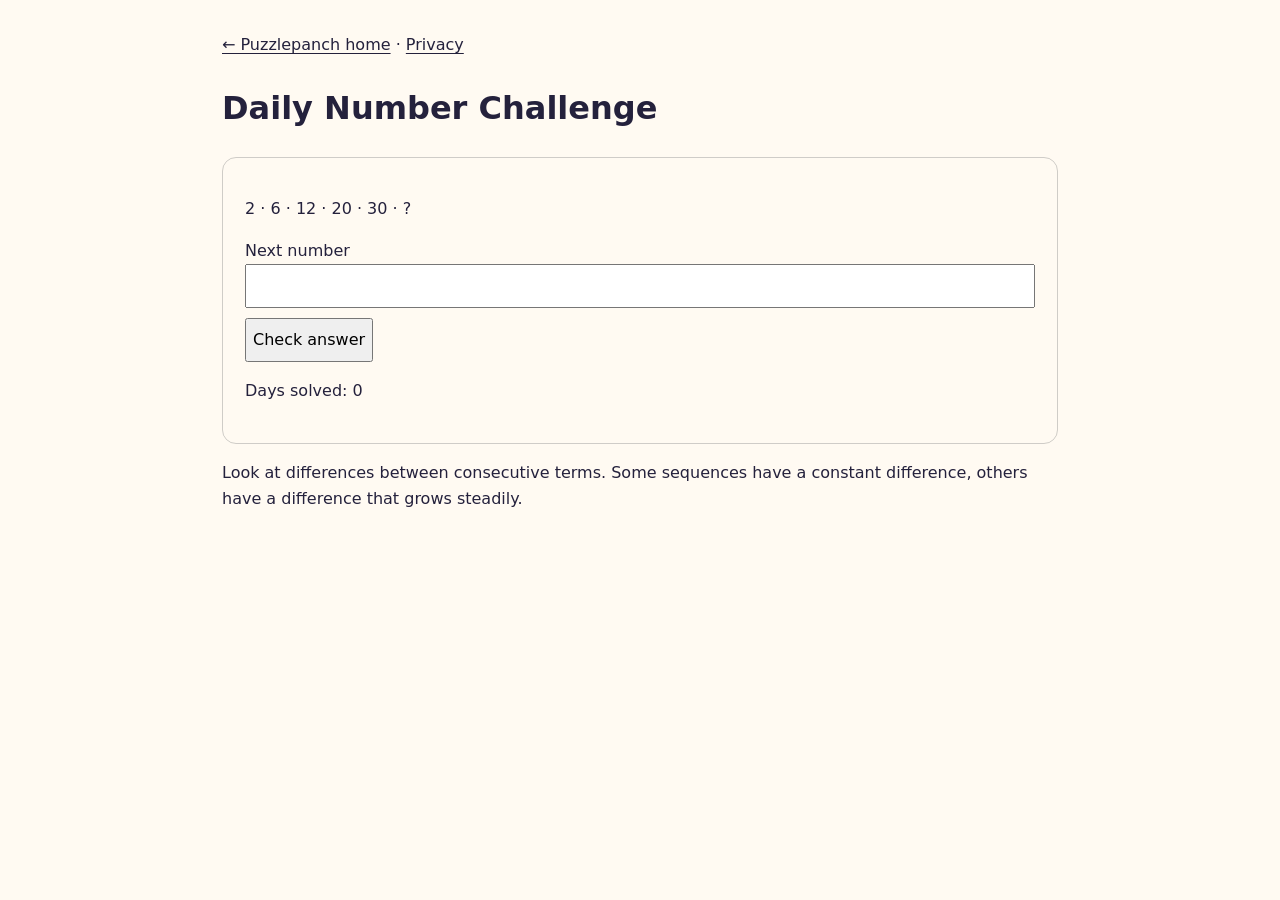
<file: daily.html>
<!doctype html><html lang="en"><head><meta charset="utf-8"><meta name="viewport" content="width=device-width,initial-scale=1"><title>Daily Number Challenge</title><meta name="description" content="Solve a new number pattern each day."><link rel="canonical" href="https://puzzlepanch.vercel.app/daily.html"><link rel="stylesheet" href="styles.css"><link rel="stylesheet" href="public.css"></head><body><main class="public-wrap"><nav><a href="index.html">← Puzzlepanch home</a> · <a href="privacy.html">Privacy</a></nav><h1>Daily Number Challenge</h1><section><p id="pattern"></p><form id="answer-form"><label>Next number<input id="answer" type="number" required></label><button>Check answer</button></form><p id="feedback" role="status"></p><p id="record"></p></section><p>Look at differences between consecutive terms. Some sequences have a constant difference, others have a difference that grows steadily.</p></main><script src="daily.js" defer></script></body></html>
</file>
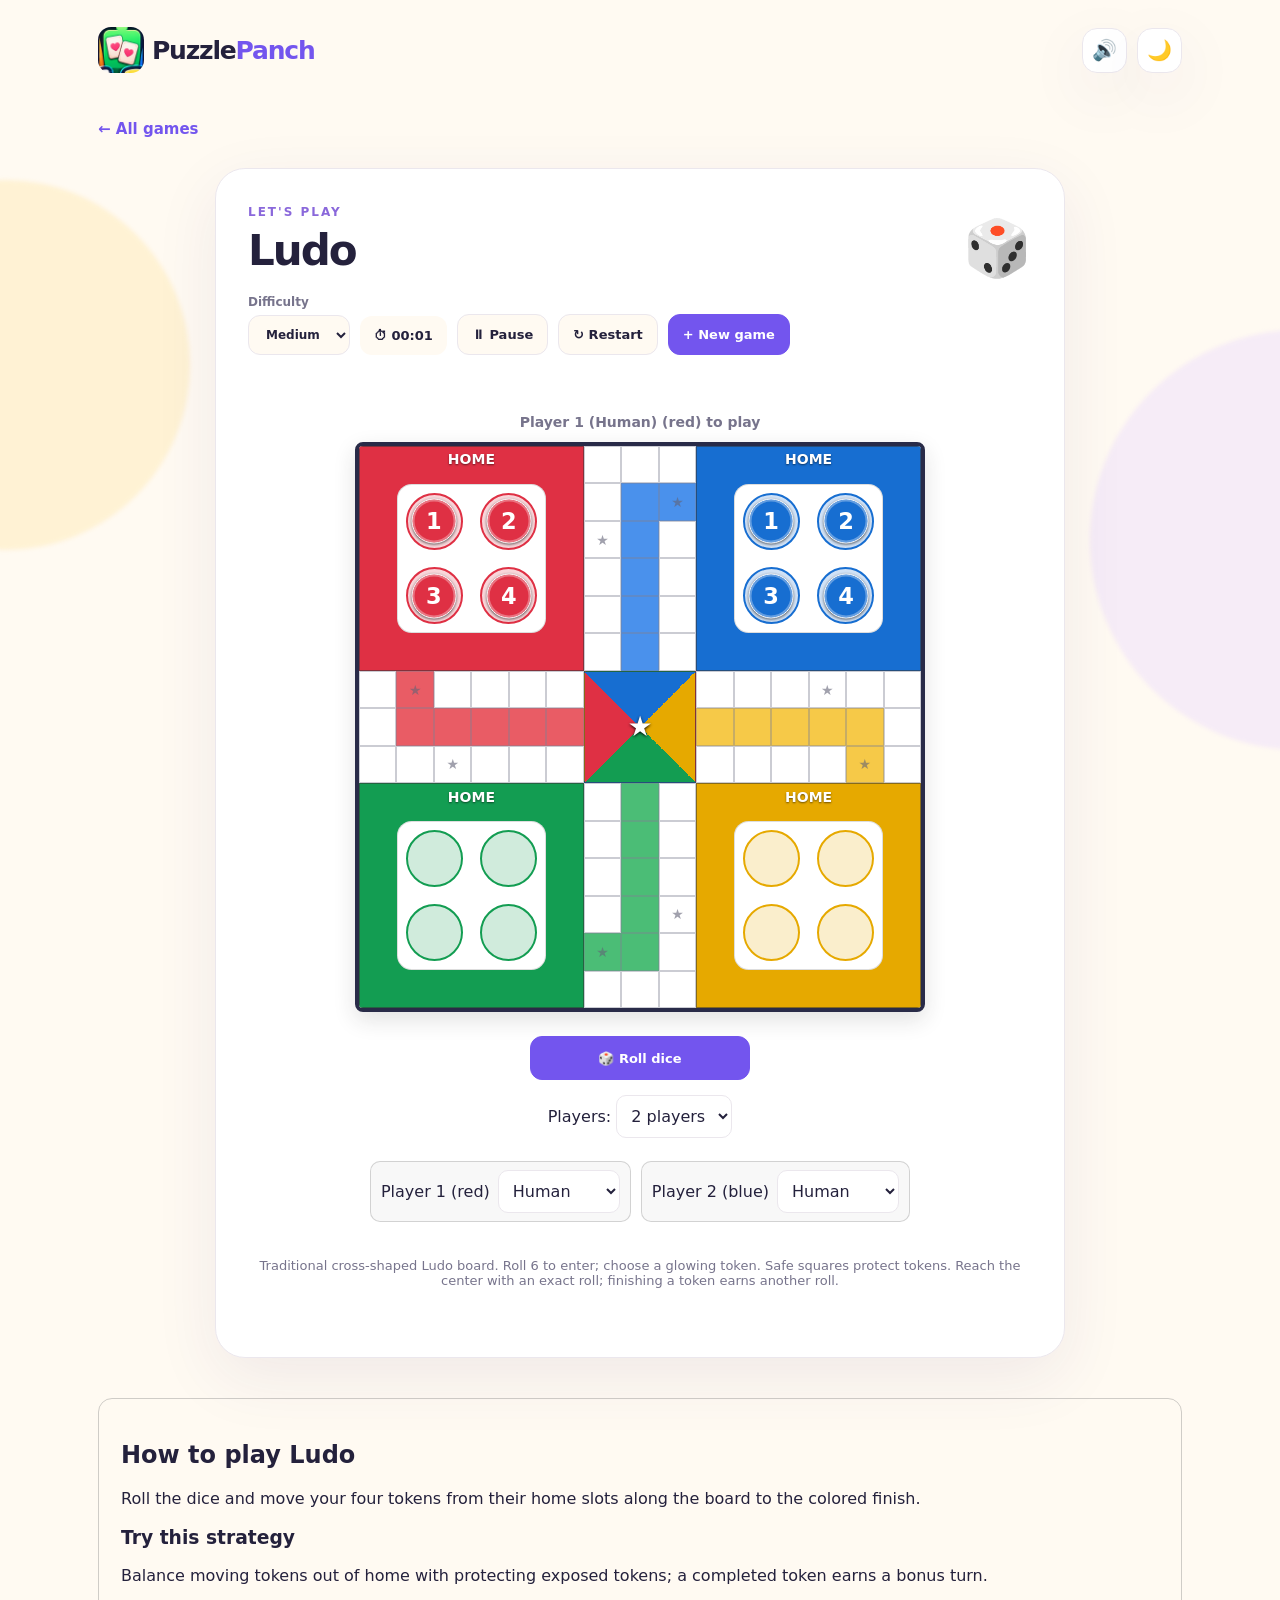
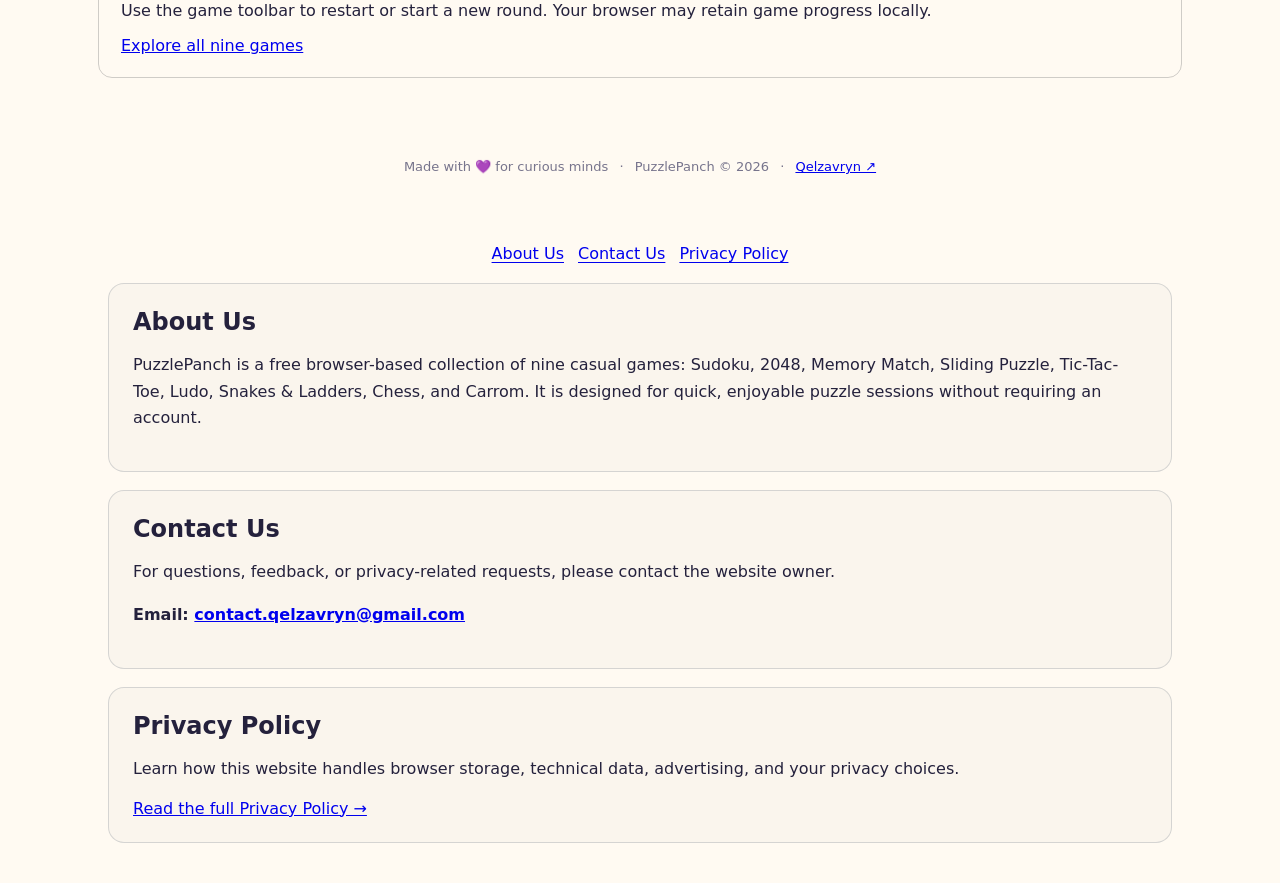
<file: ludo.html>
<!DOCTYPE html>

<html lang="en"><head><meta charset="utf-8"/><meta content="width=device-width,initial-scale=1" name="viewport"/><meta content="#fff8ee" name="theme-color"/><title>Ludo – Play free | PuzzlePanch</title><meta content="Roll the dice and move your four tokens from their home slots along the board to the colored finish." name="description"/><meta content="PuzzlePanch — Little Games, Unlimited Fun" property="og:title"/><meta content="Little Games, Unlimited Fun. Play nine free browser games instantly." property="og:description"/><link href="assets/favicon.ico" rel="icon" sizes="any"/><link href="assets/favicon-192.png" rel="icon" type="image/png"/><link href="assets/favicon-192.png" rel="apple-touch-icon"/><link href="manifest.webmanifest" rel="manifest"/><link href="styles.css" rel="stylesheet"/><style id="site-info-styles">.site-info{max-width:1100px;margin:40px auto;padding:0 18px}.site-info article{margin:18px 0;padding:24px;border:1px solid rgba(130,140,150,.3);border-radius:16px;background:rgba(128,128,128,.045)}.site-info h2{margin:0 0 12px}.site-info p,.site-info li{line-height:1.65}.site-info a{overflow-wrap:anywhere}.site-info-nav{display:flex;gap:14px;flex-wrap:wrap;justify-content:center;margin:20px 0}.site-info-nav a{text-decoration:underline;text-underline-offset:3px}.site-info article{scroll-margin-top:24px}.site-info .contact-pending{font-weight:600}</style><link href="https://puzzlepanch.vercel.app/ludo.html" rel="canonical"/><link href="public.css" rel="stylesheet"/></head><body data-initial-game="ludo"><div class="blob blob-one"></div><div class="blob blob-two"></div><div class="shell"><header class="topbar"><a aria-label="PuzzlePanch home" class="brand" href="index.html"><img alt="" class="brand-logo" height="46" src="assets/favicon-192.png" width="46"/> Puzzle<span>Panch</span></a><div class="header-actions"><button aria-label="Toggle sound" class="icon-button" id="sound-toggle">🔊</button><button aria-label="Toggle theme" class="icon-button" id="theme-toggle">🌙</button></div></header><main><section hidden="" id="home-view"><div class="hero"><img alt="PuzzlePanch — nine colorful games" class="hero-logo" height="928" src="assets/puzzlepanch-logo.webp" width="1648"/><div class="eyebrow">✨ YOUR HAPPY LITTLE BRAIN GYM ✨</div><h1>Big fun for <em>curious minds.</em></h1><p>Nine delightful games. Zero downloads, zero signups. Just pick a game and play!</p><div class="hero-pills"><span>🎮 9 free games</span><span>⚡ Instant play</span><span>💜 Made for everyone</span></div></div><div class="section-head"><div><span class="eyebrow">THE GAME COLLECTION</span><h2 id="games-title">Pick your puzzle <span>↗</span></h2></div><p>What are you in the mood for?</p></div><section class="public-panel"><h2>Daily logic challenge</h2><p>A new number sequence every day. Find the next number and keep a local record of solved days.</p><a class="public-link" href="daily.html">Play today’s challenge →</a></section><div class="game-grid"><a class="game-card sudoku" href="sudoku.html" style="text-decoration:none;color:inherit"><span class="game-icon">🔢</span><span class="card-type">NUMBER MAGIC</span><strong>Sudoku</strong><span>Fill the grid. Find your flow.</span><span class="play-pill">Play now →</span></a><a class="game-card game2048" href="2048.html" style="text-decoration:none;color:inherit"><span class="game-icon">✨</span><span class="card-type">TILE MERGING</span><strong>2048</strong><span>Swipe, merge, and level up!</span><span class="play-pill">Play now →</span></a><a class="game-card memory" href="memory.html" style="text-decoration:none;color:inherit"><span class="game-icon">🃏</span><span class="card-type">MEMORY TEST</span><strong>Memory Match</strong><span>Flip cards. Find the pairs.</span><span class="play-pill">Play now →</span></a><a class="game-card sliding" href="sliding.html" style="text-decoration:none;color:inherit"><span class="game-icon">🧩</span><span class="card-type">TILE PUZZLE</span><strong>Sliding Puzzle</strong><span>Move tiles into perfect order.</span><span class="play-pill">Play now →</span></a><a class="game-card tictactoe" href="tictactoe.html" style="text-decoration:none;color:inherit"><span class="game-icon">⭕</span><span class="card-type">CLASSIC STRATEGY</span><strong>Tic-Tac-Toe</strong><span>Three in a row wins the show.</span><span class="play-pill">Play now →</span></a><a class="game-card ludo" href="ludo.html" style="text-decoration:none;color:inherit"><span class="game-icon">🎲</span><span class="card-type">BOARD GAME</span><strong>Ludo</strong><span>Race your tokens home with friends.</span><span class="play-pill">Play now →</span></a><a class="game-card snakes" href="snakes.html" style="text-decoration:none;color:inherit"><span class="game-icon">🐍</span><span class="card-type">DICE ADVENTURE</span><strong>Snakes &amp; Ladders</strong><span>Climb ladders, dodge snakes.</span><span class="play-pill">Play now →</span></a><a class="game-card chess" href="chess.html" style="text-decoration:none;color:inherit"><span class="game-icon">♟️</span><span class="card-type">CLASSIC STRATEGY</span><strong>Chess</strong><span>Plan your moves and checkmate.</span><span class="play-pill">Play now →</span></a><a class="game-card carrom" href="carrom.html" style="text-decoration:none;color:inherit"><span class="game-icon">🎯</span><span class="card-type">PHYSICS BOARD GAME</span><strong>Carrom</strong><span>Flick, pocket, team up, and win!</span><span class="play-pill">Play now →</span></a></div></section><section id="game-view"><button class="back-button" id="back-to-games">← All games</button><div class="game-panel"><div class="game-heading"><div><span class="eyebrow" id="game-subtitle">LET'S PLAY</span><h1 id="game-title" tabindex="-1">Ludo</h1></div><span class="game-heading-icon" id="game-icon">🧩</span></div><div class="game-toolbar"><label class="field">Difficulty <select id="difficulty"><option value="easy">Easy</option><option selected="" value="medium">Medium</option><option value="hard">Hard</option></select></label><span class="timer" id="timer">⏱ 00:00</span><button class="secondary" id="pause-btn">⏸ Pause</button><button class="secondary" id="restart-btn">↻ Restart</button><button class="primary" id="new-btn">+ New game</button></div><div aria-live="polite" class="status" id="game-status" role="status"></div><div class="stats" id="game-stats"></div><div class="game-board" id="game-board"></div><div class="game-controls" id="game-controls"></div></div><article class="public-panel"><h2>How to play Ludo</h2><p>Roll the dice and move your four tokens from their home slots along the board to the colored finish.</p><h3>Try this strategy</h3><p>Balance moving tokens out of home with protecting exposed tokens; a completed token earns a bonus turn.</p><p>Use the game toolbar to restart or start a new round. Your browser may retain game progress locally.</p><a href="index.html">Explore all nine games</a></article></section></main><footer>Made with 💜 for curious minds <span>·</span> PuzzlePanch © 2026 <span>·</span> <a href="https://qelzavryn.vercel.app/" rel="noopener noreferrer" target="_blank">Qelzavryn ↗</a></footer></div><script src="storage.js"></script><script src="game-utils.js"></script><script src="audio.js"></script><script src="games/2048.js"></script><script src="games/memory.js"></script><script src="games/sliding.js"></script><script src="games/tictactoe.js"></script><script src="games/sudoku.js"></script><script src="games/ludo.js"></script><script src="games/snakes.js"></script><script src="games/chess.js"></script><script src="games/carrom.js"></script><script src="app.js"></script><div aria-label="Website information" class="site-info"><nav aria-label="Information pages" class="site-info-nav"><a href="#about-us">About Us</a><a href="#contact-us">Contact Us</a><a href="privacy.html">Privacy Policy</a></nav><article id="about-us"><h2>About Us</h2><p>PuzzlePanch is a free browser-based collection of nine casual games: Sudoku, 2048, Memory Match, Sliding Puzzle, Tic-Tac-Toe, Ludo, Snakes &amp; Ladders, Chess, and Carrom. It is designed for quick, enjoyable puzzle sessions without requiring an account.</p></article><article id="contact-us"><h2>Contact Us</h2><p>For questions, feedback, or privacy-related requests, please contact the website owner.</p><p class="contact-pending">Email: <a href="mailto:contact.qelzavryn@gmail.com">contact.qelzavryn@gmail.com</a></p></article><article id="privacy-policy"><h2>Privacy Policy</h2><p>Learn how this website handles browser storage, technical data, advertising, and your privacy choices.</p><a href="privacy.html">Read the full Privacy Policy →</a></article></div></body></html>
</file>
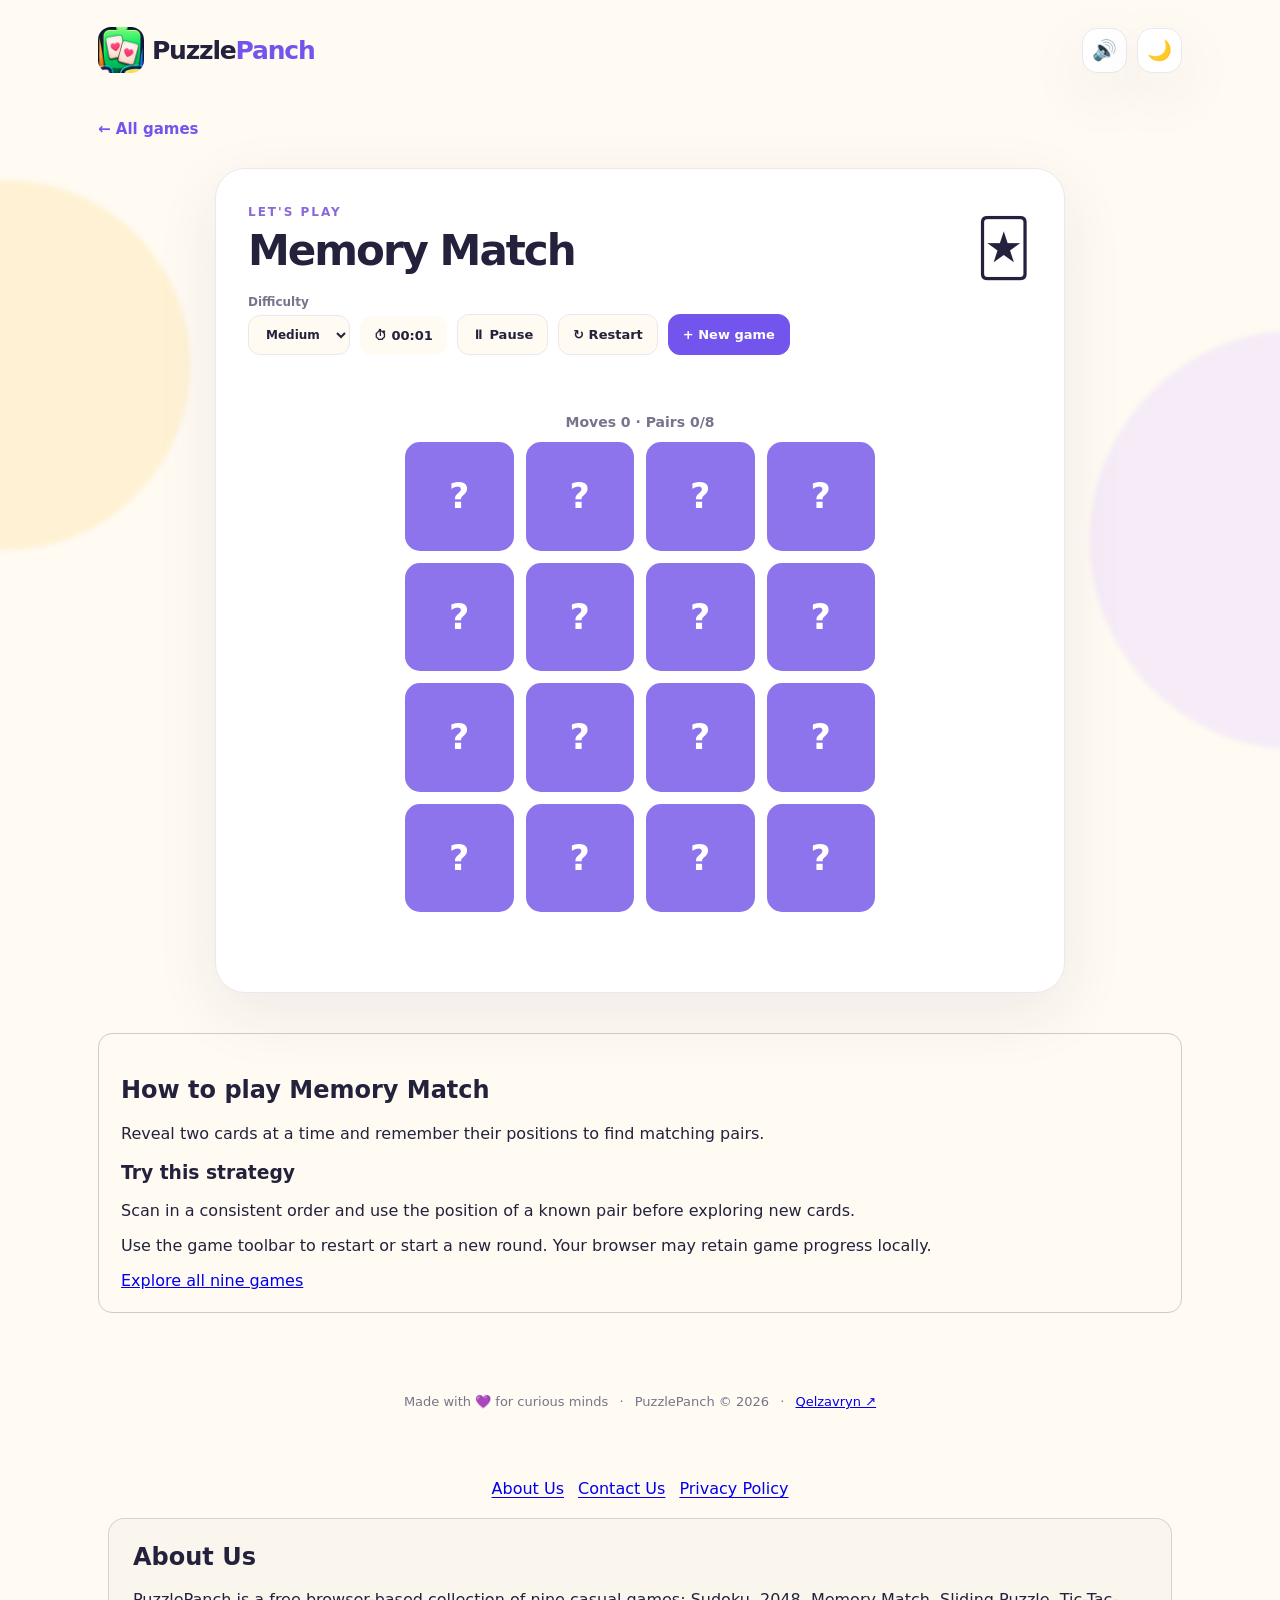
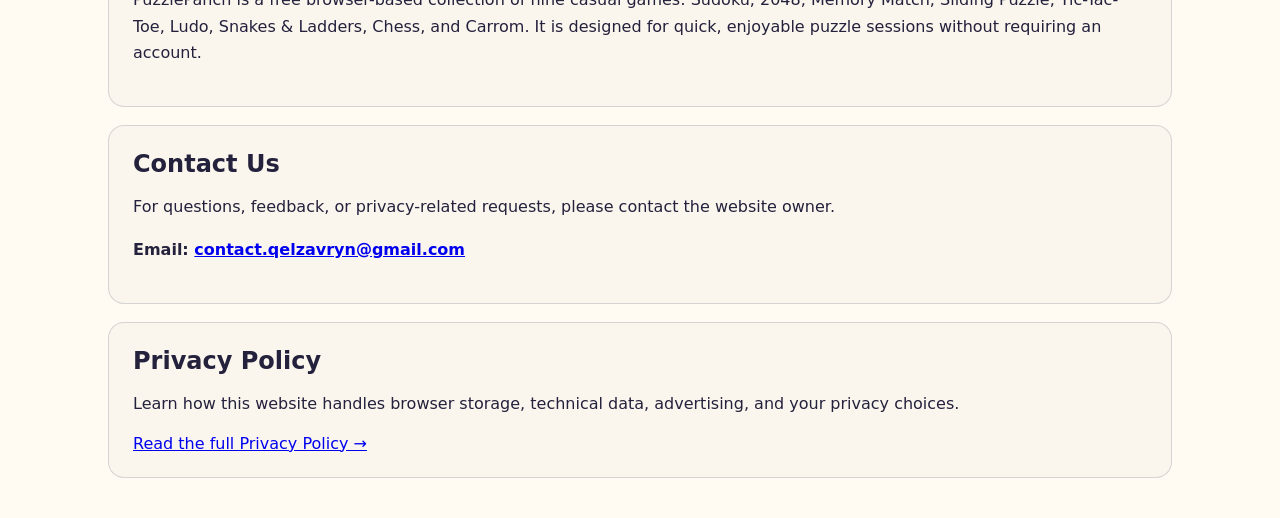
<file: memory.html>
<!DOCTYPE html>

<html lang="en"><head><meta charset="utf-8"/><meta content="width=device-width,initial-scale=1" name="viewport"/><meta content="#fff8ee" name="theme-color"/><title>Memory Match – Play free | PuzzlePanch</title><meta content="Reveal two cards at a time and remember their positions to find matching pairs." name="description"/><meta content="PuzzlePanch — Little Games, Unlimited Fun" property="og:title"/><meta content="Little Games, Unlimited Fun. Play nine free browser games instantly." property="og:description"/><link href="assets/favicon.ico" rel="icon" sizes="any"/><link href="assets/favicon-192.png" rel="icon" type="image/png"/><link href="assets/favicon-192.png" rel="apple-touch-icon"/><link href="manifest.webmanifest" rel="manifest"/><link href="styles.css" rel="stylesheet"/><style id="site-info-styles">.site-info{max-width:1100px;margin:40px auto;padding:0 18px}.site-info article{margin:18px 0;padding:24px;border:1px solid rgba(130,140,150,.3);border-radius:16px;background:rgba(128,128,128,.045)}.site-info h2{margin:0 0 12px}.site-info p,.site-info li{line-height:1.65}.site-info a{overflow-wrap:anywhere}.site-info-nav{display:flex;gap:14px;flex-wrap:wrap;justify-content:center;margin:20px 0}.site-info-nav a{text-decoration:underline;text-underline-offset:3px}.site-info article{scroll-margin-top:24px}.site-info .contact-pending{font-weight:600}</style><link href="https://puzzlepanch.vercel.app/memory.html" rel="canonical"/><link href="public.css" rel="stylesheet"/></head><body data-initial-game="memory"><div class="blob blob-one"></div><div class="blob blob-two"></div><div class="shell"><header class="topbar"><a aria-label="PuzzlePanch home" class="brand" href="index.html"><img alt="" class="brand-logo" height="46" src="assets/favicon-192.png" width="46"/> Puzzle<span>Panch</span></a><div class="header-actions"><button aria-label="Toggle sound" class="icon-button" id="sound-toggle">🔊</button><button aria-label="Toggle theme" class="icon-button" id="theme-toggle">🌙</button></div></header><main><section hidden="" id="home-view"><div class="hero"><img alt="PuzzlePanch — nine colorful games" class="hero-logo" height="928" src="assets/puzzlepanch-logo.webp" width="1648"/><div class="eyebrow">✨ YOUR HAPPY LITTLE BRAIN GYM ✨</div><h1>Big fun for <em>curious minds.</em></h1><p>Nine delightful games. Zero downloads, zero signups. Just pick a game and play!</p><div class="hero-pills"><span>🎮 9 free games</span><span>⚡ Instant play</span><span>💜 Made for everyone</span></div></div><div class="section-head"><div><span class="eyebrow">THE GAME COLLECTION</span><h2 id="games-title">Pick your puzzle <span>↗</span></h2></div><p>What are you in the mood for?</p></div><section class="public-panel"><h2>Daily logic challenge</h2><p>A new number sequence every day. Find the next number and keep a local record of solved days.</p><a class="public-link" href="daily.html">Play today’s challenge →</a></section><div class="game-grid"><a class="game-card sudoku" href="sudoku.html" style="text-decoration:none;color:inherit"><span class="game-icon">🔢</span><span class="card-type">NUMBER MAGIC</span><strong>Sudoku</strong><span>Fill the grid. Find your flow.</span><span class="play-pill">Play now →</span></a><a class="game-card game2048" href="2048.html" style="text-decoration:none;color:inherit"><span class="game-icon">✨</span><span class="card-type">TILE MERGING</span><strong>2048</strong><span>Swipe, merge, and level up!</span><span class="play-pill">Play now →</span></a><a class="game-card memory" href="memory.html" style="text-decoration:none;color:inherit"><span class="game-icon">🃏</span><span class="card-type">MEMORY TEST</span><strong>Memory Match</strong><span>Flip cards. Find the pairs.</span><span class="play-pill">Play now →</span></a><a class="game-card sliding" href="sliding.html" style="text-decoration:none;color:inherit"><span class="game-icon">🧩</span><span class="card-type">TILE PUZZLE</span><strong>Sliding Puzzle</strong><span>Move tiles into perfect order.</span><span class="play-pill">Play now →</span></a><a class="game-card tictactoe" href="tictactoe.html" style="text-decoration:none;color:inherit"><span class="game-icon">⭕</span><span class="card-type">CLASSIC STRATEGY</span><strong>Tic-Tac-Toe</strong><span>Three in a row wins the show.</span><span class="play-pill">Play now →</span></a><a class="game-card ludo" href="ludo.html" style="text-decoration:none;color:inherit"><span class="game-icon">🎲</span><span class="card-type">BOARD GAME</span><strong>Ludo</strong><span>Race your tokens home with friends.</span><span class="play-pill">Play now →</span></a><a class="game-card snakes" href="snakes.html" style="text-decoration:none;color:inherit"><span class="game-icon">🐍</span><span class="card-type">DICE ADVENTURE</span><strong>Snakes &amp; Ladders</strong><span>Climb ladders, dodge snakes.</span><span class="play-pill">Play now →</span></a><a class="game-card chess" href="chess.html" style="text-decoration:none;color:inherit"><span class="game-icon">♟️</span><span class="card-type">CLASSIC STRATEGY</span><strong>Chess</strong><span>Plan your moves and checkmate.</span><span class="play-pill">Play now →</span></a><a class="game-card carrom" href="carrom.html" style="text-decoration:none;color:inherit"><span class="game-icon">🎯</span><span class="card-type">PHYSICS BOARD GAME</span><strong>Carrom</strong><span>Flick, pocket, team up, and win!</span><span class="play-pill">Play now →</span></a></div></section><section id="game-view"><button class="back-button" id="back-to-games">← All games</button><div class="game-panel"><div class="game-heading"><div><span class="eyebrow" id="game-subtitle">LET'S PLAY</span><h1 id="game-title" tabindex="-1">Memory Match</h1></div><span class="game-heading-icon" id="game-icon">🧩</span></div><div class="game-toolbar"><label class="field">Difficulty <select id="difficulty"><option value="easy">Easy</option><option selected="" value="medium">Medium</option><option value="hard">Hard</option></select></label><span class="timer" id="timer">⏱ 00:00</span><button class="secondary" id="pause-btn">⏸ Pause</button><button class="secondary" id="restart-btn">↻ Restart</button><button class="primary" id="new-btn">+ New game</button></div><div aria-live="polite" class="status" id="game-status" role="status"></div><div class="stats" id="game-stats"></div><div class="game-board" id="game-board"></div><div class="game-controls" id="game-controls"></div></div><article class="public-panel"><h2>How to play Memory Match</h2><p>Reveal two cards at a time and remember their positions to find matching pairs.</p><h3>Try this strategy</h3><p>Scan in a consistent order and use the position of a known pair before exploring new cards.</p><p>Use the game toolbar to restart or start a new round. Your browser may retain game progress locally.</p><a href="index.html">Explore all nine games</a></article></section></main><footer>Made with 💜 for curious minds <span>·</span> PuzzlePanch © 2026 <span>·</span> <a href="https://qelzavryn.vercel.app/" rel="noopener noreferrer" target="_blank">Qelzavryn ↗</a></footer></div><script src="storage.js"></script><script src="game-utils.js"></script><script src="audio.js"></script><script src="games/2048.js"></script><script src="games/memory.js"></script><script src="games/sliding.js"></script><script src="games/tictactoe.js"></script><script src="games/sudoku.js"></script><script src="games/ludo.js"></script><script src="games/snakes.js"></script><script src="games/chess.js"></script><script src="games/carrom.js"></script><script src="app.js"></script><div aria-label="Website information" class="site-info"><nav aria-label="Information pages" class="site-info-nav"><a href="#about-us">About Us</a><a href="#contact-us">Contact Us</a><a href="privacy.html">Privacy Policy</a></nav><article id="about-us"><h2>About Us</h2><p>PuzzlePanch is a free browser-based collection of nine casual games: Sudoku, 2048, Memory Match, Sliding Puzzle, Tic-Tac-Toe, Ludo, Snakes &amp; Ladders, Chess, and Carrom. It is designed for quick, enjoyable puzzle sessions without requiring an account.</p></article><article id="contact-us"><h2>Contact Us</h2><p>For questions, feedback, or privacy-related requests, please contact the website owner.</p><p class="contact-pending">Email: <a href="mailto:contact.qelzavryn@gmail.com">contact.qelzavryn@gmail.com</a></p></article><article id="privacy-policy"><h2>Privacy Policy</h2><p>Learn how this website handles browser storage, technical data, advertising, and your privacy choices.</p><a href="privacy.html">Read the full Privacy Policy →</a></article></div></body></html>
</file>
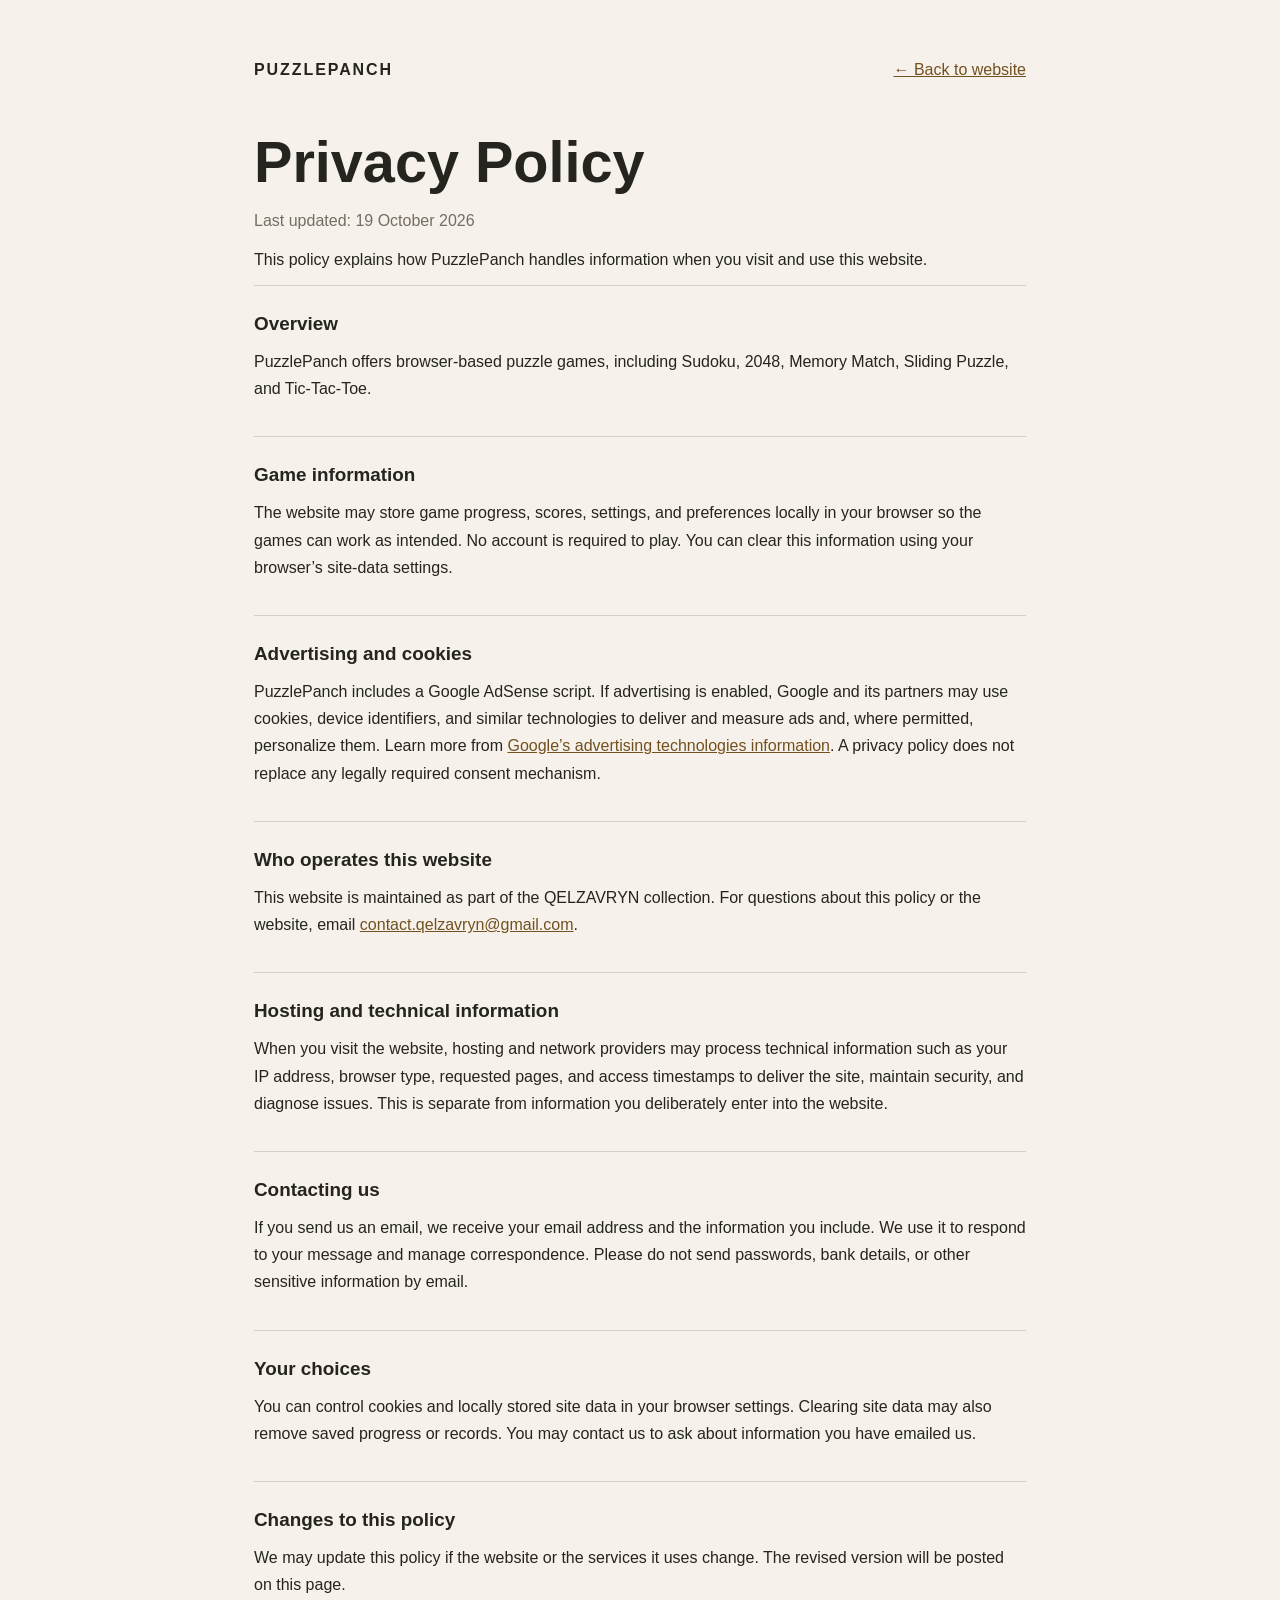
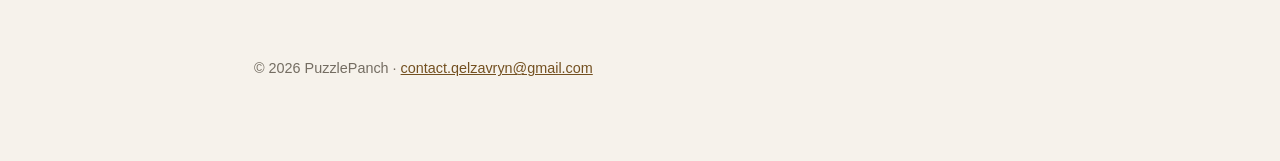
<file: privacy.html>
<!doctype html><html lang="en"><head><meta charset="utf-8"><meta name="viewport" content="width=device-width, initial-scale=1"><meta name="description" content="Privacy Policy for PuzzlePanch."><title>Privacy Policy | PuzzlePanch</title><style>:root{color-scheme:light}*{box-sizing:border-box}body{margin:0;background:#f6f2eb;color:#25241f;font-family:Arial,Helvetica,sans-serif;line-height:1.7}main{max-width:820px;margin:auto;padding:56px 24px 80px}.top{display:flex;justify-content:space-between;align-items:center;gap:12px;flex-wrap:wrap}.brand{font-weight:800;letter-spacing:.12em}a{color:#735020}h1{font-size:clamp(2.2rem,5vw,3.6rem);line-height:1.1;margin:48px 0 12px}h2{font-size:1.18rem;margin:0 0 8px}section{border-top:1px solid #d7d0c4;padding:22px 0}p{margin:0 0 12px}.muted{color:#746d62}footer{margin-top:24px;font-size:.9rem;color:#746d62}</style></head><body><main><nav class="top"><span class="brand">PUZZLEPANCH</span><a href="https://puzzlepanch.vercel.app/">← Back to website</a></nav><h1>Privacy Policy</h1><p class="muted">Last updated: 19 October 2026</p><p>This policy explains how PuzzlePanch handles information when you visit and use this website.</p><section><h2>Overview</h2><p>PuzzlePanch offers browser-based puzzle games, including Sudoku, 2048, Memory Match, Sliding Puzzle, and Tic-Tac-Toe.</p></section>
<section><h2>Game information</h2><p>The website may store game progress, scores, settings, and preferences locally in your browser so the games can work as intended. No account is required to play. You can clear this information using your browser’s site-data settings.</p></section>
<section><h2>Advertising and cookies</h2><p>PuzzlePanch includes a Google AdSense script. If advertising is enabled, Google and its partners may use cookies, device identifiers, and similar technologies to deliver and measure ads and, where permitted, personalize them. Learn more from <a href="https://policies.google.com/technologies/ads">Google’s advertising technologies information</a>. A privacy policy does not replace any legally required consent mechanism.</p></section>
<section><h2>Who operates this website</h2><p>This website is maintained as part of the QELZAVRYN collection. For questions about this policy or the website, email <a href="mailto:contact.qelzavryn@gmail.com">contact.qelzavryn@gmail.com</a>.</p></section>
<section><h2>Hosting and technical information</h2><p>When you visit the website, hosting and network providers may process technical information such as your IP address, browser type, requested pages, and access timestamps to deliver the site, maintain security, and diagnose issues. This is separate from information you deliberately enter into the website.</p></section>
<section><h2>Contacting us</h2><p>If you send us an email, we receive your email address and the information you include. We use it to respond to your message and manage correspondence. Please do not send passwords, bank details, or other sensitive information by email.</p></section>
<section><h2>Your choices</h2><p>You can control cookies and locally stored site data in your browser settings. Clearing site data may also remove saved progress or records. You may contact us to ask about information you have emailed us.</p></section>
<section><h2>Changes to this policy</h2><p>We may update this policy if the website or the services it uses change. The revised version will be posted on this page.</p></section><footer>© 2026 PuzzlePanch · <a href="mailto:contact.qelzavryn@gmail.com">contact.qelzavryn@gmail.com</a></footer></main></body></html>
</file>
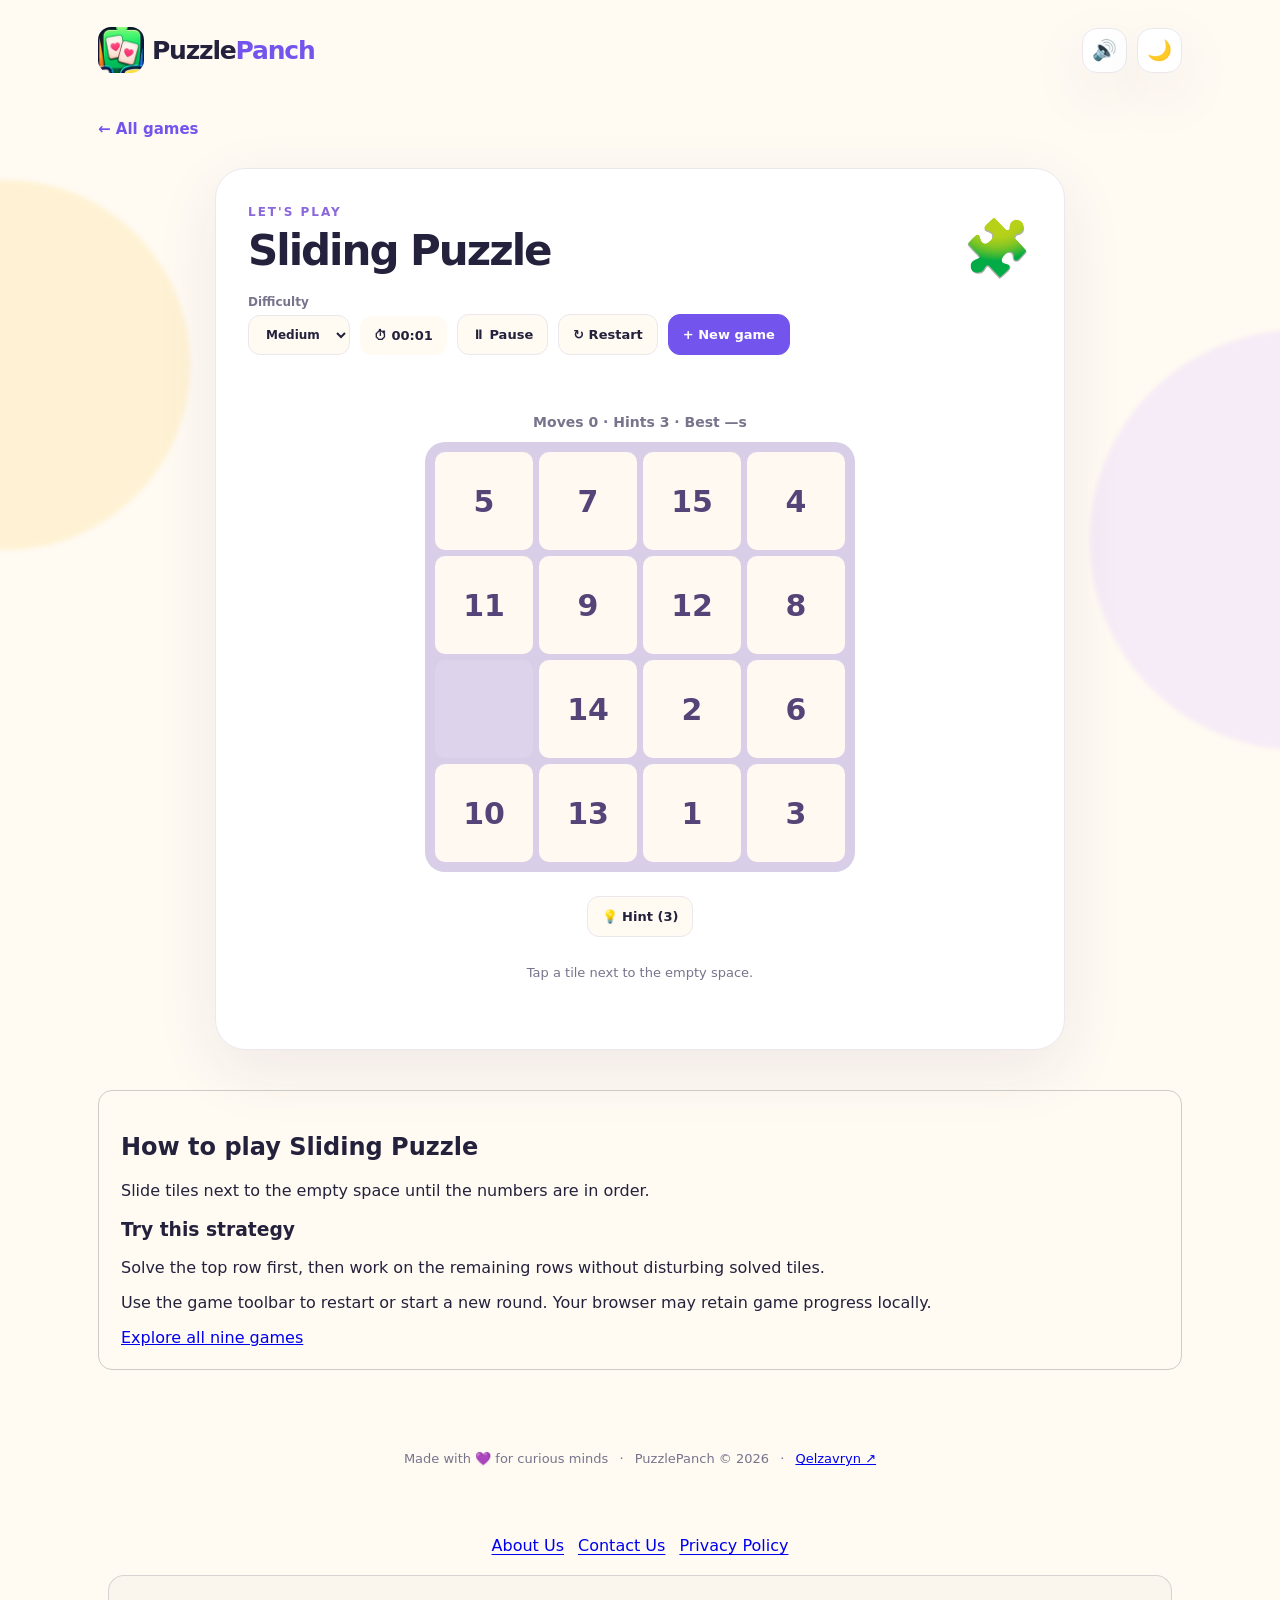
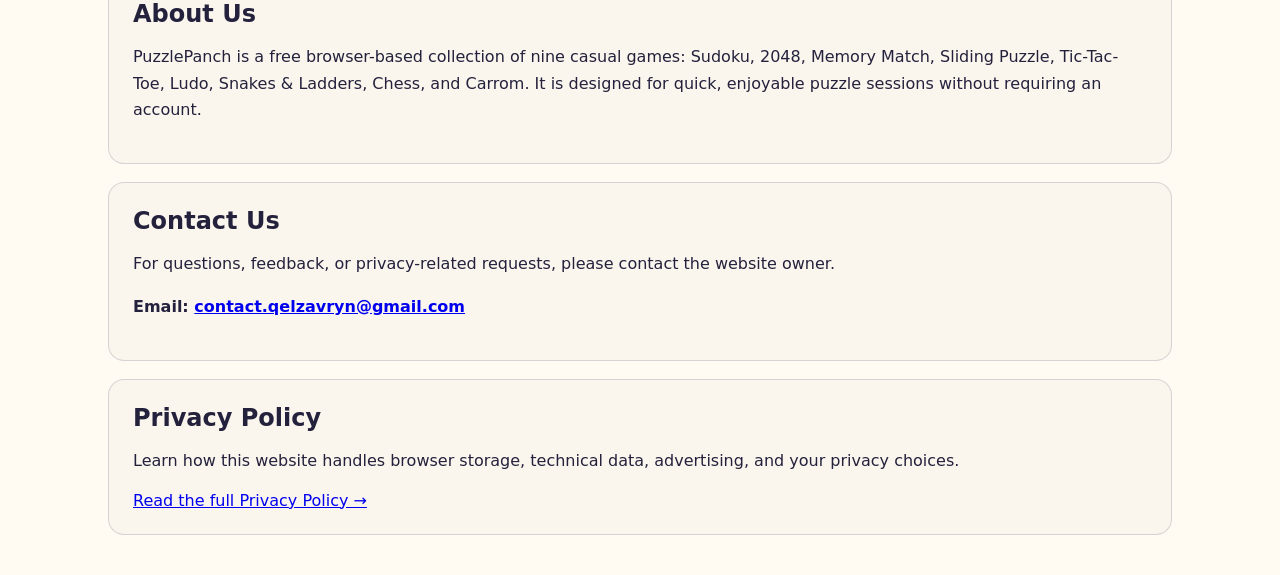
<file: sliding.html>
<!DOCTYPE html>

<html lang="en"><head><meta charset="utf-8"/><meta content="width=device-width,initial-scale=1" name="viewport"/><meta content="#fff8ee" name="theme-color"/><title>Sliding Puzzle – Play free | PuzzlePanch</title><meta content="Slide tiles next to the empty space until the numbers are in order." name="description"/><meta content="PuzzlePanch — Little Games, Unlimited Fun" property="og:title"/><meta content="Little Games, Unlimited Fun. Play nine free browser games instantly." property="og:description"/><link href="assets/favicon.ico" rel="icon" sizes="any"/><link href="assets/favicon-192.png" rel="icon" type="image/png"/><link href="assets/favicon-192.png" rel="apple-touch-icon"/><link href="manifest.webmanifest" rel="manifest"/><link href="styles.css" rel="stylesheet"/><style id="site-info-styles">.site-info{max-width:1100px;margin:40px auto;padding:0 18px}.site-info article{margin:18px 0;padding:24px;border:1px solid rgba(130,140,150,.3);border-radius:16px;background:rgba(128,128,128,.045)}.site-info h2{margin:0 0 12px}.site-info p,.site-info li{line-height:1.65}.site-info a{overflow-wrap:anywhere}.site-info-nav{display:flex;gap:14px;flex-wrap:wrap;justify-content:center;margin:20px 0}.site-info-nav a{text-decoration:underline;text-underline-offset:3px}.site-info article{scroll-margin-top:24px}.site-info .contact-pending{font-weight:600}</style><link href="https://puzzlepanch.vercel.app/sliding.html" rel="canonical"/><link href="public.css" rel="stylesheet"/></head><body data-initial-game="sliding"><div class="blob blob-one"></div><div class="blob blob-two"></div><div class="shell"><header class="topbar"><a aria-label="PuzzlePanch home" class="brand" href="index.html"><img alt="" class="brand-logo" height="46" src="assets/favicon-192.png" width="46"/> Puzzle<span>Panch</span></a><div class="header-actions"><button aria-label="Toggle sound" class="icon-button" id="sound-toggle">🔊</button><button aria-label="Toggle theme" class="icon-button" id="theme-toggle">🌙</button></div></header><main><section hidden="" id="home-view"><div class="hero"><img alt="PuzzlePanch — nine colorful games" class="hero-logo" height="928" src="assets/puzzlepanch-logo.webp" width="1648"/><div class="eyebrow">✨ YOUR HAPPY LITTLE BRAIN GYM ✨</div><h1>Big fun for <em>curious minds.</em></h1><p>Nine delightful games. Zero downloads, zero signups. Just pick a game and play!</p><div class="hero-pills"><span>🎮 9 free games</span><span>⚡ Instant play</span><span>💜 Made for everyone</span></div></div><div class="section-head"><div><span class="eyebrow">THE GAME COLLECTION</span><h2 id="games-title">Pick your puzzle <span>↗</span></h2></div><p>What are you in the mood for?</p></div><section class="public-panel"><h2>Daily logic challenge</h2><p>A new number sequence every day. Find the next number and keep a local record of solved days.</p><a class="public-link" href="daily.html">Play today’s challenge →</a></section><div class="game-grid"><a class="game-card sudoku" href="sudoku.html" style="text-decoration:none;color:inherit"><span class="game-icon">🔢</span><span class="card-type">NUMBER MAGIC</span><strong>Sudoku</strong><span>Fill the grid. Find your flow.</span><span class="play-pill">Play now →</span></a><a class="game-card game2048" href="2048.html" style="text-decoration:none;color:inherit"><span class="game-icon">✨</span><span class="card-type">TILE MERGING</span><strong>2048</strong><span>Swipe, merge, and level up!</span><span class="play-pill">Play now →</span></a><a class="game-card memory" href="memory.html" style="text-decoration:none;color:inherit"><span class="game-icon">🃏</span><span class="card-type">MEMORY TEST</span><strong>Memory Match</strong><span>Flip cards. Find the pairs.</span><span class="play-pill">Play now →</span></a><a class="game-card sliding" href="sliding.html" style="text-decoration:none;color:inherit"><span class="game-icon">🧩</span><span class="card-type">TILE PUZZLE</span><strong>Sliding Puzzle</strong><span>Move tiles into perfect order.</span><span class="play-pill">Play now →</span></a><a class="game-card tictactoe" href="tictactoe.html" style="text-decoration:none;color:inherit"><span class="game-icon">⭕</span><span class="card-type">CLASSIC STRATEGY</span><strong>Tic-Tac-Toe</strong><span>Three in a row wins the show.</span><span class="play-pill">Play now →</span></a><a class="game-card ludo" href="ludo.html" style="text-decoration:none;color:inherit"><span class="game-icon">🎲</span><span class="card-type">BOARD GAME</span><strong>Ludo</strong><span>Race your tokens home with friends.</span><span class="play-pill">Play now →</span></a><a class="game-card snakes" href="snakes.html" style="text-decoration:none;color:inherit"><span class="game-icon">🐍</span><span class="card-type">DICE ADVENTURE</span><strong>Snakes &amp; Ladders</strong><span>Climb ladders, dodge snakes.</span><span class="play-pill">Play now →</span></a><a class="game-card chess" href="chess.html" style="text-decoration:none;color:inherit"><span class="game-icon">♟️</span><span class="card-type">CLASSIC STRATEGY</span><strong>Chess</strong><span>Plan your moves and checkmate.</span><span class="play-pill">Play now →</span></a><a class="game-card carrom" href="carrom.html" style="text-decoration:none;color:inherit"><span class="game-icon">🎯</span><span class="card-type">PHYSICS BOARD GAME</span><strong>Carrom</strong><span>Flick, pocket, team up, and win!</span><span class="play-pill">Play now →</span></a></div></section><section id="game-view"><button class="back-button" id="back-to-games">← All games</button><div class="game-panel"><div class="game-heading"><div><span class="eyebrow" id="game-subtitle">LET'S PLAY</span><h1 id="game-title" tabindex="-1">Sliding Puzzle</h1></div><span class="game-heading-icon" id="game-icon">🧩</span></div><div class="game-toolbar"><label class="field">Difficulty <select id="difficulty"><option value="easy">Easy</option><option selected="" value="medium">Medium</option><option value="hard">Hard</option></select></label><span class="timer" id="timer">⏱ 00:00</span><button class="secondary" id="pause-btn">⏸ Pause</button><button class="secondary" id="restart-btn">↻ Restart</button><button class="primary" id="new-btn">+ New game</button></div><div aria-live="polite" class="status" id="game-status" role="status"></div><div class="stats" id="game-stats"></div><div class="game-board" id="game-board"></div><div class="game-controls" id="game-controls"></div></div><article class="public-panel"><h2>How to play Sliding Puzzle</h2><p>Slide tiles next to the empty space until the numbers are in order.</p><h3>Try this strategy</h3><p>Solve the top row first, then work on the remaining rows without disturbing solved tiles.</p><p>Use the game toolbar to restart or start a new round. Your browser may retain game progress locally.</p><a href="index.html">Explore all nine games</a></article></section></main><footer>Made with 💜 for curious minds <span>·</span> PuzzlePanch © 2026 <span>·</span> <a href="https://qelzavryn.vercel.app/" rel="noopener noreferrer" target="_blank">Qelzavryn ↗</a></footer></div><script src="storage.js"></script><script src="game-utils.js"></script><script src="audio.js"></script><script src="games/2048.js"></script><script src="games/memory.js"></script><script src="games/sliding.js"></script><script src="games/tictactoe.js"></script><script src="games/sudoku.js"></script><script src="games/ludo.js"></script><script src="games/snakes.js"></script><script src="games/chess.js"></script><script src="games/carrom.js"></script><script src="app.js"></script><div aria-label="Website information" class="site-info"><nav aria-label="Information pages" class="site-info-nav"><a href="#about-us">About Us</a><a href="#contact-us">Contact Us</a><a href="privacy.html">Privacy Policy</a></nav><article id="about-us"><h2>About Us</h2><p>PuzzlePanch is a free browser-based collection of nine casual games: Sudoku, 2048, Memory Match, Sliding Puzzle, Tic-Tac-Toe, Ludo, Snakes &amp; Ladders, Chess, and Carrom. It is designed for quick, enjoyable puzzle sessions without requiring an account.</p></article><article id="contact-us"><h2>Contact Us</h2><p>For questions, feedback, or privacy-related requests, please contact the website owner.</p><p class="contact-pending">Email: <a href="mailto:contact.qelzavryn@gmail.com">contact.qelzavryn@gmail.com</a></p></article><article id="privacy-policy"><h2>Privacy Policy</h2><p>Learn how this website handles browser storage, technical data, advertising, and your privacy choices.</p><a href="privacy.html">Read the full Privacy Policy →</a></article></div></body></html>
</file>
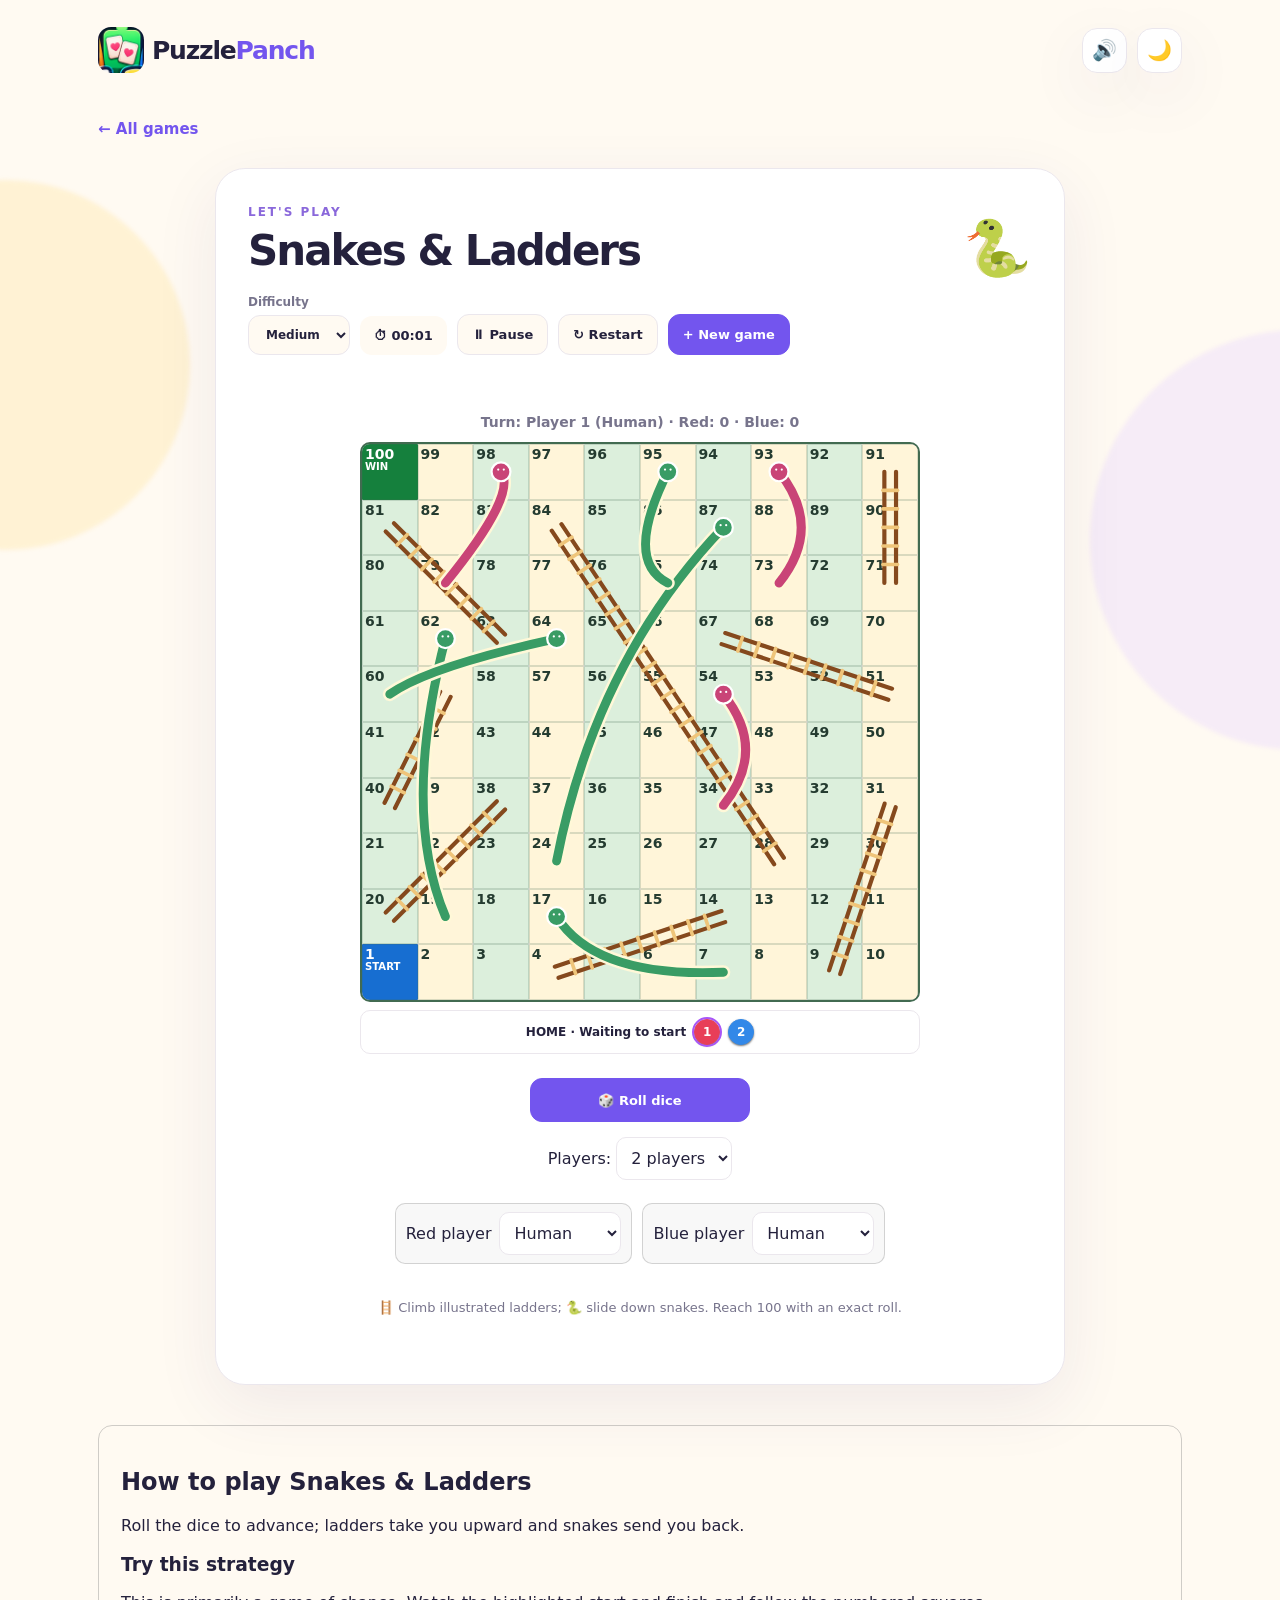
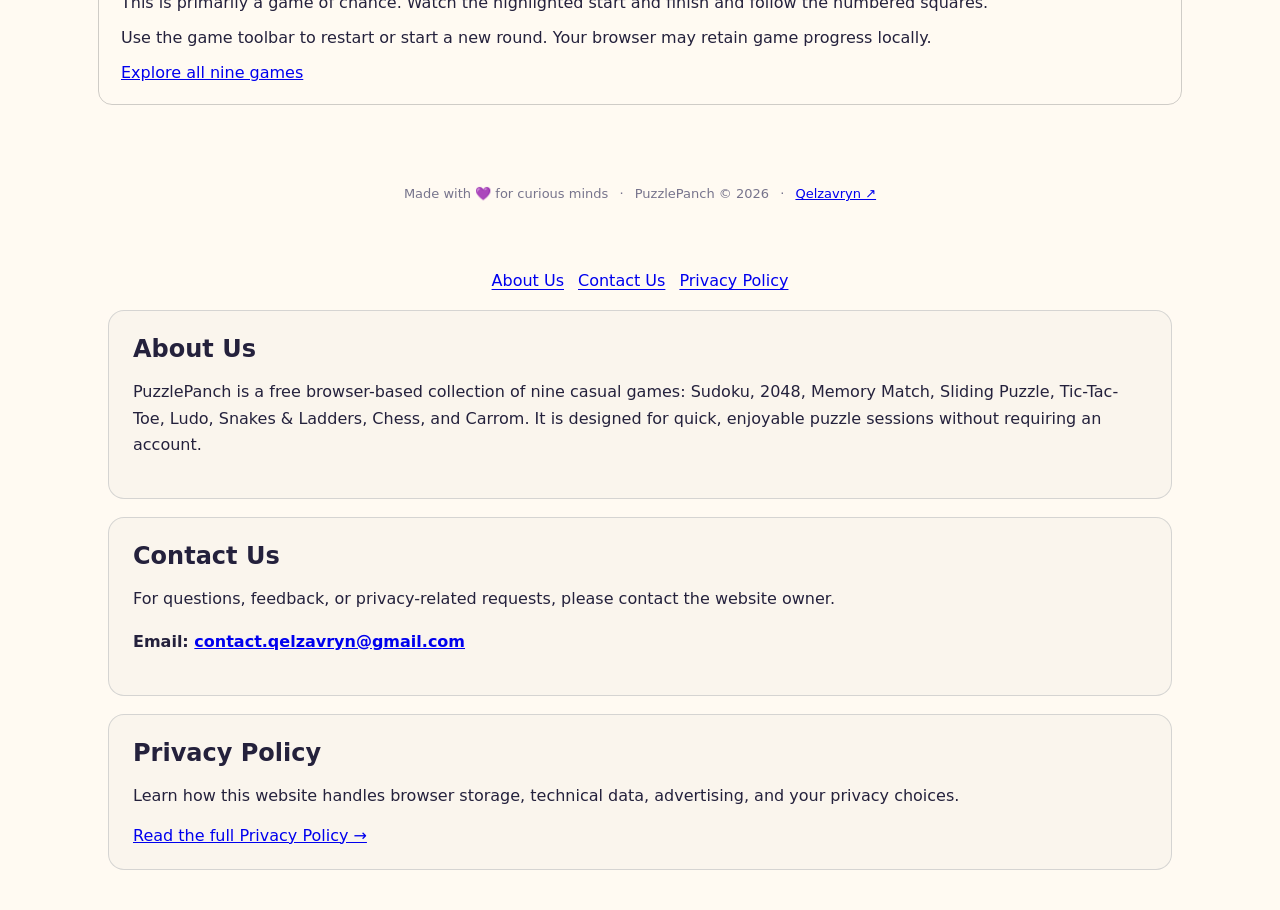
<file: snakes.html>
<!DOCTYPE html>

<html lang="en"><head><meta charset="utf-8"/><meta content="width=device-width,initial-scale=1" name="viewport"/><meta content="#fff8ee" name="theme-color"/><title>Snakes &amp; Ladders – Play free | PuzzlePanch</title><meta content="Roll the dice to advance; ladders take you upward and snakes send you back." name="description"/><meta content="PuzzlePanch — Little Games, Unlimited Fun" property="og:title"/><meta content="Little Games, Unlimited Fun. Play nine free browser games instantly." property="og:description"/><link href="assets/favicon.ico" rel="icon" sizes="any"/><link href="assets/favicon-192.png" rel="icon" type="image/png"/><link href="assets/favicon-192.png" rel="apple-touch-icon"/><link href="manifest.webmanifest" rel="manifest"/><link href="styles.css" rel="stylesheet"/><style id="site-info-styles">.site-info{max-width:1100px;margin:40px auto;padding:0 18px}.site-info article{margin:18px 0;padding:24px;border:1px solid rgba(130,140,150,.3);border-radius:16px;background:rgba(128,128,128,.045)}.site-info h2{margin:0 0 12px}.site-info p,.site-info li{line-height:1.65}.site-info a{overflow-wrap:anywhere}.site-info-nav{display:flex;gap:14px;flex-wrap:wrap;justify-content:center;margin:20px 0}.site-info-nav a{text-decoration:underline;text-underline-offset:3px}.site-info article{scroll-margin-top:24px}.site-info .contact-pending{font-weight:600}</style><link href="https://puzzlepanch.vercel.app/snakes.html" rel="canonical"/><link href="public.css" rel="stylesheet"/></head><body data-initial-game="snakes"><div class="blob blob-one"></div><div class="blob blob-two"></div><div class="shell"><header class="topbar"><a aria-label="PuzzlePanch home" class="brand" href="index.html"><img alt="" class="brand-logo" height="46" src="assets/favicon-192.png" width="46"/> Puzzle<span>Panch</span></a><div class="header-actions"><button aria-label="Toggle sound" class="icon-button" id="sound-toggle">🔊</button><button aria-label="Toggle theme" class="icon-button" id="theme-toggle">🌙</button></div></header><main><section hidden="" id="home-view"><div class="hero"><img alt="PuzzlePanch — nine colorful games" class="hero-logo" height="928" src="assets/puzzlepanch-logo.webp" width="1648"/><div class="eyebrow">✨ YOUR HAPPY LITTLE BRAIN GYM ✨</div><h1>Big fun for <em>curious minds.</em></h1><p>Nine delightful games. Zero downloads, zero signups. Just pick a game and play!</p><div class="hero-pills"><span>🎮 9 free games</span><span>⚡ Instant play</span><span>💜 Made for everyone</span></div></div><div class="section-head"><div><span class="eyebrow">THE GAME COLLECTION</span><h2 id="games-title">Pick your puzzle <span>↗</span></h2></div><p>What are you in the mood for?</p></div><section class="public-panel"><h2>Daily logic challenge</h2><p>A new number sequence every day. Find the next number and keep a local record of solved days.</p><a class="public-link" href="daily.html">Play today’s challenge →</a></section><div class="game-grid"><a class="game-card sudoku" href="sudoku.html" style="text-decoration:none;color:inherit"><span class="game-icon">🔢</span><span class="card-type">NUMBER MAGIC</span><strong>Sudoku</strong><span>Fill the grid. Find your flow.</span><span class="play-pill">Play now →</span></a><a class="game-card game2048" href="2048.html" style="text-decoration:none;color:inherit"><span class="game-icon">✨</span><span class="card-type">TILE MERGING</span><strong>2048</strong><span>Swipe, merge, and level up!</span><span class="play-pill">Play now →</span></a><a class="game-card memory" href="memory.html" style="text-decoration:none;color:inherit"><span class="game-icon">🃏</span><span class="card-type">MEMORY TEST</span><strong>Memory Match</strong><span>Flip cards. Find the pairs.</span><span class="play-pill">Play now →</span></a><a class="game-card sliding" href="sliding.html" style="text-decoration:none;color:inherit"><span class="game-icon">🧩</span><span class="card-type">TILE PUZZLE</span><strong>Sliding Puzzle</strong><span>Move tiles into perfect order.</span><span class="play-pill">Play now →</span></a><a class="game-card tictactoe" href="tictactoe.html" style="text-decoration:none;color:inherit"><span class="game-icon">⭕</span><span class="card-type">CLASSIC STRATEGY</span><strong>Tic-Tac-Toe</strong><span>Three in a row wins the show.</span><span class="play-pill">Play now →</span></a><a class="game-card ludo" href="ludo.html" style="text-decoration:none;color:inherit"><span class="game-icon">🎲</span><span class="card-type">BOARD GAME</span><strong>Ludo</strong><span>Race your tokens home with friends.</span><span class="play-pill">Play now →</span></a><a class="game-card snakes" href="snakes.html" style="text-decoration:none;color:inherit"><span class="game-icon">🐍</span><span class="card-type">DICE ADVENTURE</span><strong>Snakes &amp; Ladders</strong><span>Climb ladders, dodge snakes.</span><span class="play-pill">Play now →</span></a><a class="game-card chess" href="chess.html" style="text-decoration:none;color:inherit"><span class="game-icon">♟️</span><span class="card-type">CLASSIC STRATEGY</span><strong>Chess</strong><span>Plan your moves and checkmate.</span><span class="play-pill">Play now →</span></a><a class="game-card carrom" href="carrom.html" style="text-decoration:none;color:inherit"><span class="game-icon">🎯</span><span class="card-type">PHYSICS BOARD GAME</span><strong>Carrom</strong><span>Flick, pocket, team up, and win!</span><span class="play-pill">Play now →</span></a></div></section><section id="game-view"><button class="back-button" id="back-to-games">← All games</button><div class="game-panel"><div class="game-heading"><div><span class="eyebrow" id="game-subtitle">LET'S PLAY</span><h1 id="game-title" tabindex="-1">Snakes &amp; Ladders</h1></div><span class="game-heading-icon" id="game-icon">🧩</span></div><div class="game-toolbar"><label class="field">Difficulty <select id="difficulty"><option value="easy">Easy</option><option selected="" value="medium">Medium</option><option value="hard">Hard</option></select></label><span class="timer" id="timer">⏱ 00:00</span><button class="secondary" id="pause-btn">⏸ Pause</button><button class="secondary" id="restart-btn">↻ Restart</button><button class="primary" id="new-btn">+ New game</button></div><div aria-live="polite" class="status" id="game-status" role="status"></div><div class="stats" id="game-stats"></div><div class="game-board" id="game-board"></div><div class="game-controls" id="game-controls"></div></div><article class="public-panel"><h2>How to play Snakes &amp; Ladders</h2><p>Roll the dice to advance; ladders take you upward and snakes send you back.</p><h3>Try this strategy</h3><p>This is primarily a game of chance. Watch the highlighted start and finish and follow the numbered squares.</p><p>Use the game toolbar to restart or start a new round. Your browser may retain game progress locally.</p><a href="index.html">Explore all nine games</a></article></section></main><footer>Made with 💜 for curious minds <span>·</span> PuzzlePanch © 2026 <span>·</span> <a href="https://qelzavryn.vercel.app/" rel="noopener noreferrer" target="_blank">Qelzavryn ↗</a></footer></div><script src="storage.js"></script><script src="game-utils.js"></script><script src="audio.js"></script><script src="games/2048.js"></script><script src="games/memory.js"></script><script src="games/sliding.js"></script><script src="games/tictactoe.js"></script><script src="games/sudoku.js"></script><script src="games/ludo.js"></script><script src="games/snakes.js"></script><script src="games/chess.js"></script><script src="games/carrom.js"></script><script src="app.js"></script><div aria-label="Website information" class="site-info"><nav aria-label="Information pages" class="site-info-nav"><a href="#about-us">About Us</a><a href="#contact-us">Contact Us</a><a href="privacy.html">Privacy Policy</a></nav><article id="about-us"><h2>About Us</h2><p>PuzzlePanch is a free browser-based collection of nine casual games: Sudoku, 2048, Memory Match, Sliding Puzzle, Tic-Tac-Toe, Ludo, Snakes &amp; Ladders, Chess, and Carrom. It is designed for quick, enjoyable puzzle sessions without requiring an account.</p></article><article id="contact-us"><h2>Contact Us</h2><p>For questions, feedback, or privacy-related requests, please contact the website owner.</p><p class="contact-pending">Email: <a href="mailto:contact.qelzavryn@gmail.com">contact.qelzavryn@gmail.com</a></p></article><article id="privacy-policy"><h2>Privacy Policy</h2><p>Learn how this website handles browser storage, technical data, advertising, and your privacy choices.</p><a href="privacy.html">Read the full Privacy Policy →</a></article></div></body></html>
</file>
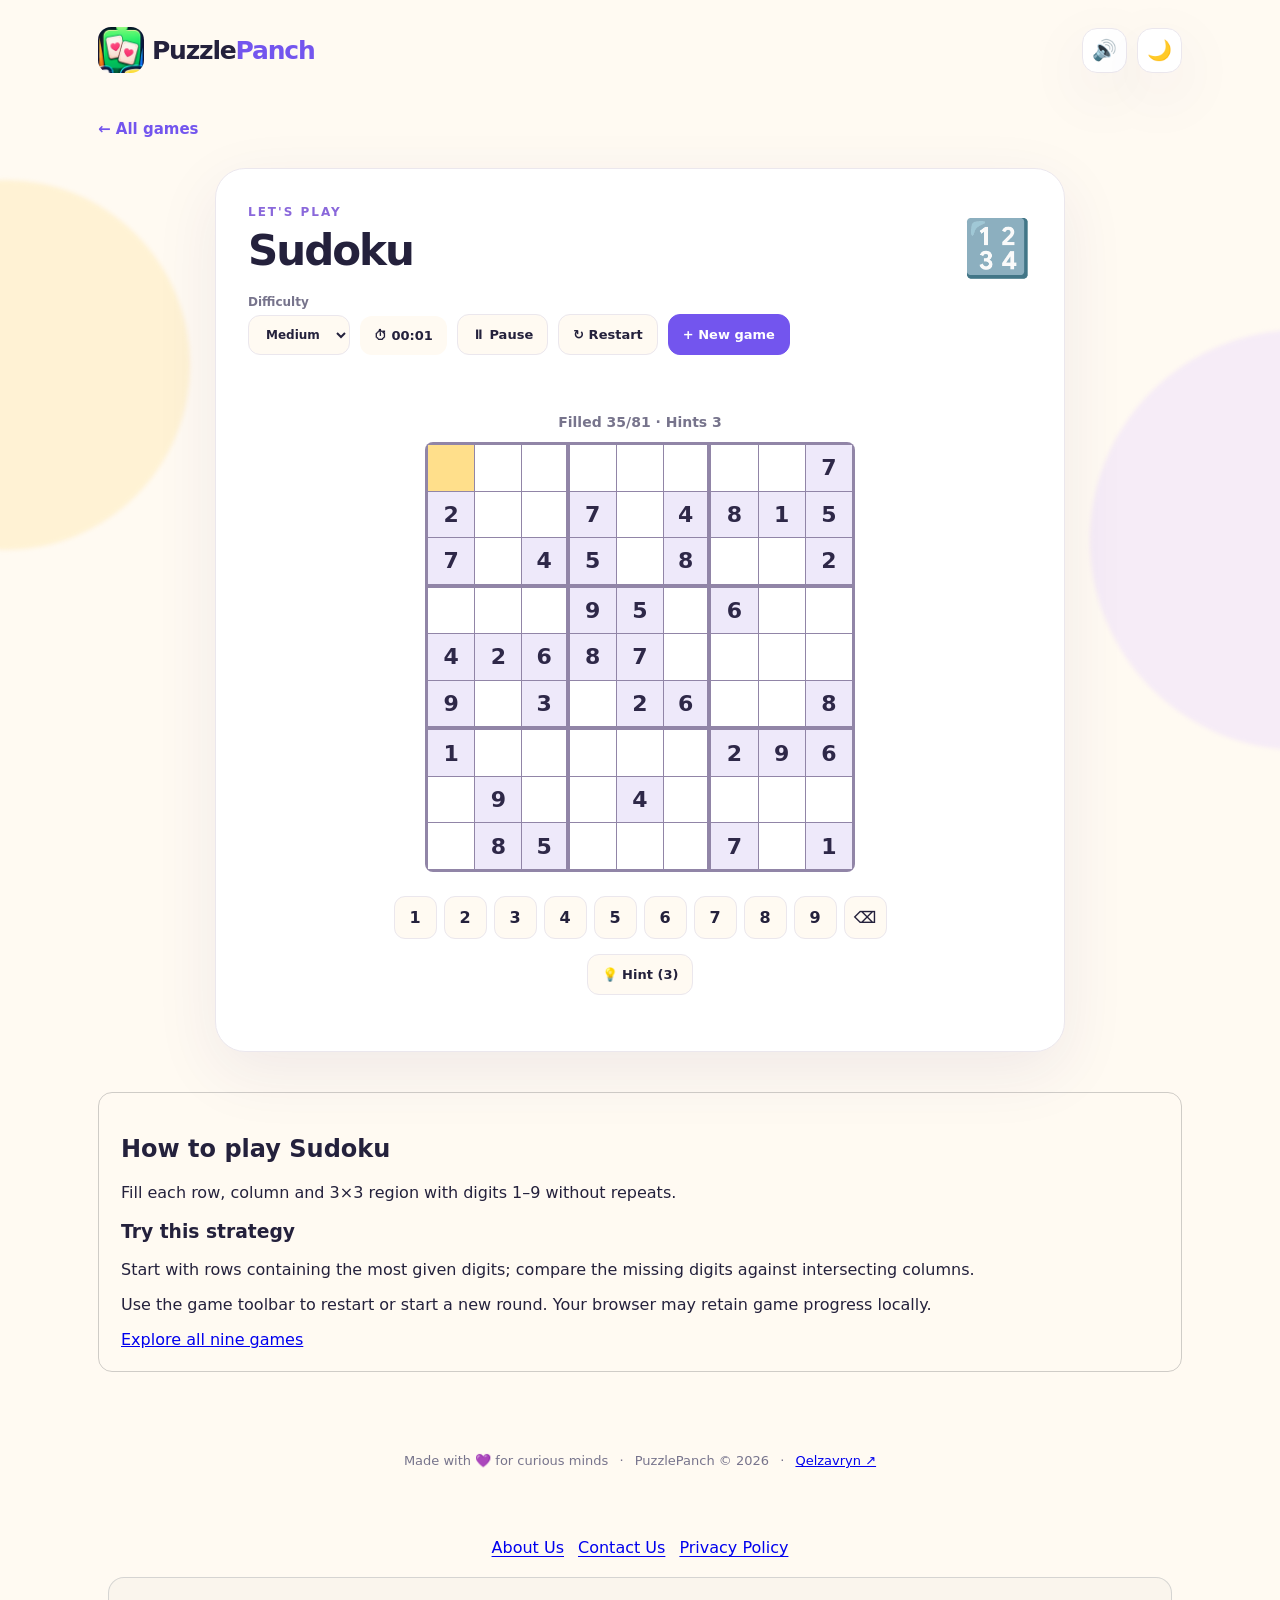
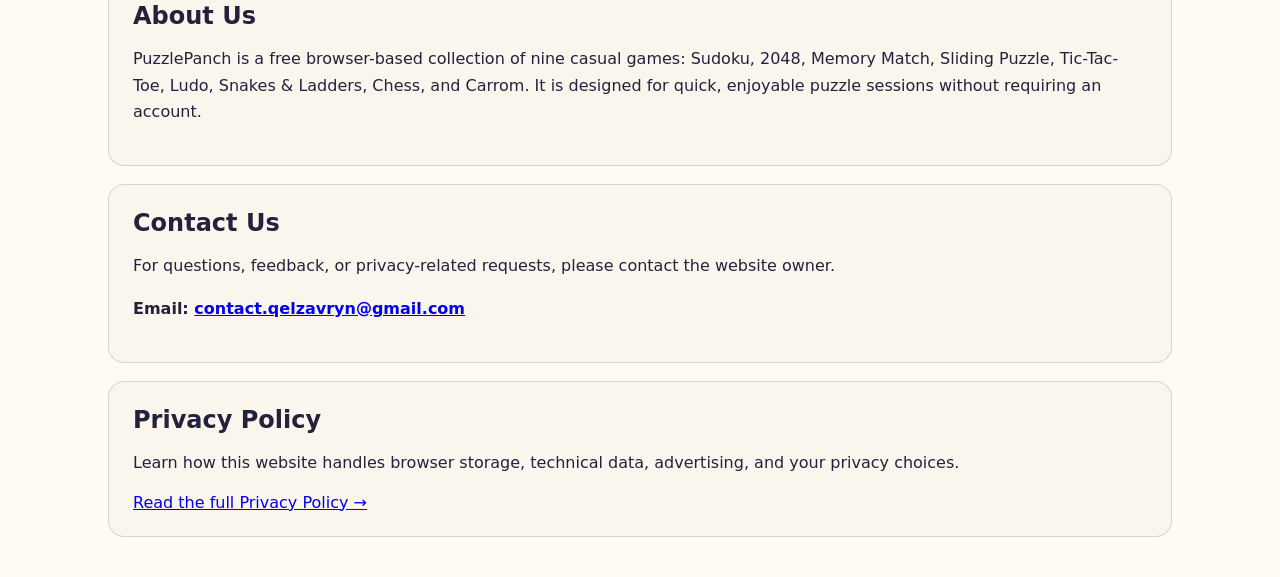
<file: sudoku.html>
<!DOCTYPE html>

<html lang="en"><head><meta charset="utf-8"/><meta content="width=device-width,initial-scale=1" name="viewport"/><meta content="#fff8ee" name="theme-color"/><title>Sudoku – Play free | PuzzlePanch</title><meta content="Fill each row, column and 3×3 region with digits 1–9 without repeats." name="description"/><meta content="PuzzlePanch — Little Games, Unlimited Fun" property="og:title"/><meta content="Little Games, Unlimited Fun. Play nine free browser games instantly." property="og:description"/><link href="assets/favicon.ico" rel="icon" sizes="any"/><link href="assets/favicon-192.png" rel="icon" type="image/png"/><link href="assets/favicon-192.png" rel="apple-touch-icon"/><link href="manifest.webmanifest" rel="manifest"/><link href="styles.css" rel="stylesheet"/><style id="site-info-styles">.site-info{max-width:1100px;margin:40px auto;padding:0 18px}.site-info article{margin:18px 0;padding:24px;border:1px solid rgba(130,140,150,.3);border-radius:16px;background:rgba(128,128,128,.045)}.site-info h2{margin:0 0 12px}.site-info p,.site-info li{line-height:1.65}.site-info a{overflow-wrap:anywhere}.site-info-nav{display:flex;gap:14px;flex-wrap:wrap;justify-content:center;margin:20px 0}.site-info-nav a{text-decoration:underline;text-underline-offset:3px}.site-info article{scroll-margin-top:24px}.site-info .contact-pending{font-weight:600}</style><link href="https://puzzlepanch.vercel.app/sudoku.html" rel="canonical"/><link href="public.css" rel="stylesheet"/></head><body data-initial-game="sudoku"><div class="blob blob-one"></div><div class="blob blob-two"></div><div class="shell"><header class="topbar"><a aria-label="PuzzlePanch home" class="brand" href="index.html"><img alt="" class="brand-logo" height="46" src="assets/favicon-192.png" width="46"/> Puzzle<span>Panch</span></a><div class="header-actions"><button aria-label="Toggle sound" class="icon-button" id="sound-toggle">🔊</button><button aria-label="Toggle theme" class="icon-button" id="theme-toggle">🌙</button></div></header><main><section hidden="" id="home-view"><div class="hero"><img alt="PuzzlePanch — nine colorful games" class="hero-logo" height="928" src="assets/puzzlepanch-logo.webp" width="1648"/><div class="eyebrow">✨ YOUR HAPPY LITTLE BRAIN GYM ✨</div><h1>Big fun for <em>curious minds.</em></h1><p>Nine delightful games. Zero downloads, zero signups. Just pick a game and play!</p><div class="hero-pills"><span>🎮 9 free games</span><span>⚡ Instant play</span><span>💜 Made for everyone</span></div></div><div class="section-head"><div><span class="eyebrow">THE GAME COLLECTION</span><h2 id="games-title">Pick your puzzle <span>↗</span></h2></div><p>What are you in the mood for?</p></div><section class="public-panel"><h2>Daily logic challenge</h2><p>A new number sequence every day. Find the next number and keep a local record of solved days.</p><a class="public-link" href="daily.html">Play today’s challenge →</a></section><div class="game-grid"><a class="game-card sudoku" href="sudoku.html" style="text-decoration:none;color:inherit"><span class="game-icon">🔢</span><span class="card-type">NUMBER MAGIC</span><strong>Sudoku</strong><span>Fill the grid. Find your flow.</span><span class="play-pill">Play now →</span></a><a class="game-card game2048" href="2048.html" style="text-decoration:none;color:inherit"><span class="game-icon">✨</span><span class="card-type">TILE MERGING</span><strong>2048</strong><span>Swipe, merge, and level up!</span><span class="play-pill">Play now →</span></a><a class="game-card memory" href="memory.html" style="text-decoration:none;color:inherit"><span class="game-icon">🃏</span><span class="card-type">MEMORY TEST</span><strong>Memory Match</strong><span>Flip cards. Find the pairs.</span><span class="play-pill">Play now →</span></a><a class="game-card sliding" href="sliding.html" style="text-decoration:none;color:inherit"><span class="game-icon">🧩</span><span class="card-type">TILE PUZZLE</span><strong>Sliding Puzzle</strong><span>Move tiles into perfect order.</span><span class="play-pill">Play now →</span></a><a class="game-card tictactoe" href="tictactoe.html" style="text-decoration:none;color:inherit"><span class="game-icon">⭕</span><span class="card-type">CLASSIC STRATEGY</span><strong>Tic-Tac-Toe</strong><span>Three in a row wins the show.</span><span class="play-pill">Play now →</span></a><a class="game-card ludo" href="ludo.html" style="text-decoration:none;color:inherit"><span class="game-icon">🎲</span><span class="card-type">BOARD GAME</span><strong>Ludo</strong><span>Race your tokens home with friends.</span><span class="play-pill">Play now →</span></a><a class="game-card snakes" href="snakes.html" style="text-decoration:none;color:inherit"><span class="game-icon">🐍</span><span class="card-type">DICE ADVENTURE</span><strong>Snakes &amp; Ladders</strong><span>Climb ladders, dodge snakes.</span><span class="play-pill">Play now →</span></a><a class="game-card chess" href="chess.html" style="text-decoration:none;color:inherit"><span class="game-icon">♟️</span><span class="card-type">CLASSIC STRATEGY</span><strong>Chess</strong><span>Plan your moves and checkmate.</span><span class="play-pill">Play now →</span></a><a class="game-card carrom" href="carrom.html" style="text-decoration:none;color:inherit"><span class="game-icon">🎯</span><span class="card-type">PHYSICS BOARD GAME</span><strong>Carrom</strong><span>Flick, pocket, team up, and win!</span><span class="play-pill">Play now →</span></a></div></section><section id="game-view"><button class="back-button" id="back-to-games">← All games</button><div class="game-panel"><div class="game-heading"><div><span class="eyebrow" id="game-subtitle">LET'S PLAY</span><h1 id="game-title" tabindex="-1">Sudoku</h1></div><span class="game-heading-icon" id="game-icon">🧩</span></div><div class="game-toolbar"><label class="field">Difficulty <select id="difficulty"><option value="easy">Easy</option><option selected="" value="medium">Medium</option><option value="hard">Hard</option></select></label><span class="timer" id="timer">⏱ 00:00</span><button class="secondary" id="pause-btn">⏸ Pause</button><button class="secondary" id="restart-btn">↻ Restart</button><button class="primary" id="new-btn">+ New game</button></div><div aria-live="polite" class="status" id="game-status" role="status"></div><div class="stats" id="game-stats"></div><div class="game-board" id="game-board"></div><div class="game-controls" id="game-controls"></div></div><article class="public-panel"><h2>How to play Sudoku</h2><p>Fill each row, column and 3×3 region with digits 1–9 without repeats.</p><h3>Try this strategy</h3><p>Start with rows containing the most given digits; compare the missing digits against intersecting columns.</p><p>Use the game toolbar to restart or start a new round. Your browser may retain game progress locally.</p><a href="index.html">Explore all nine games</a></article></section></main><footer>Made with 💜 for curious minds <span>·</span> PuzzlePanch © 2026 <span>·</span> <a href="https://qelzavryn.vercel.app/" rel="noopener noreferrer" target="_blank">Qelzavryn ↗</a></footer></div><script src="storage.js"></script><script src="game-utils.js"></script><script src="audio.js"></script><script src="games/2048.js"></script><script src="games/memory.js"></script><script src="games/sliding.js"></script><script src="games/tictactoe.js"></script><script src="games/sudoku.js"></script><script src="games/ludo.js"></script><script src="games/snakes.js"></script><script src="games/chess.js"></script><script src="games/carrom.js"></script><script src="app.js"></script><div aria-label="Website information" class="site-info"><nav aria-label="Information pages" class="site-info-nav"><a href="#about-us">About Us</a><a href="#contact-us">Contact Us</a><a href="privacy.html">Privacy Policy</a></nav><article id="about-us"><h2>About Us</h2><p>PuzzlePanch is a free browser-based collection of nine casual games: Sudoku, 2048, Memory Match, Sliding Puzzle, Tic-Tac-Toe, Ludo, Snakes &amp; Ladders, Chess, and Carrom. It is designed for quick, enjoyable puzzle sessions without requiring an account.</p></article><article id="contact-us"><h2>Contact Us</h2><p>For questions, feedback, or privacy-related requests, please contact the website owner.</p><p class="contact-pending">Email: <a href="mailto:contact.qelzavryn@gmail.com">contact.qelzavryn@gmail.com</a></p></article><article id="privacy-policy"><h2>Privacy Policy</h2><p>Learn how this website handles browser storage, technical data, advertising, and your privacy choices.</p><a href="privacy.html">Read the full Privacy Policy →</a></article></div></body></html>
</file>
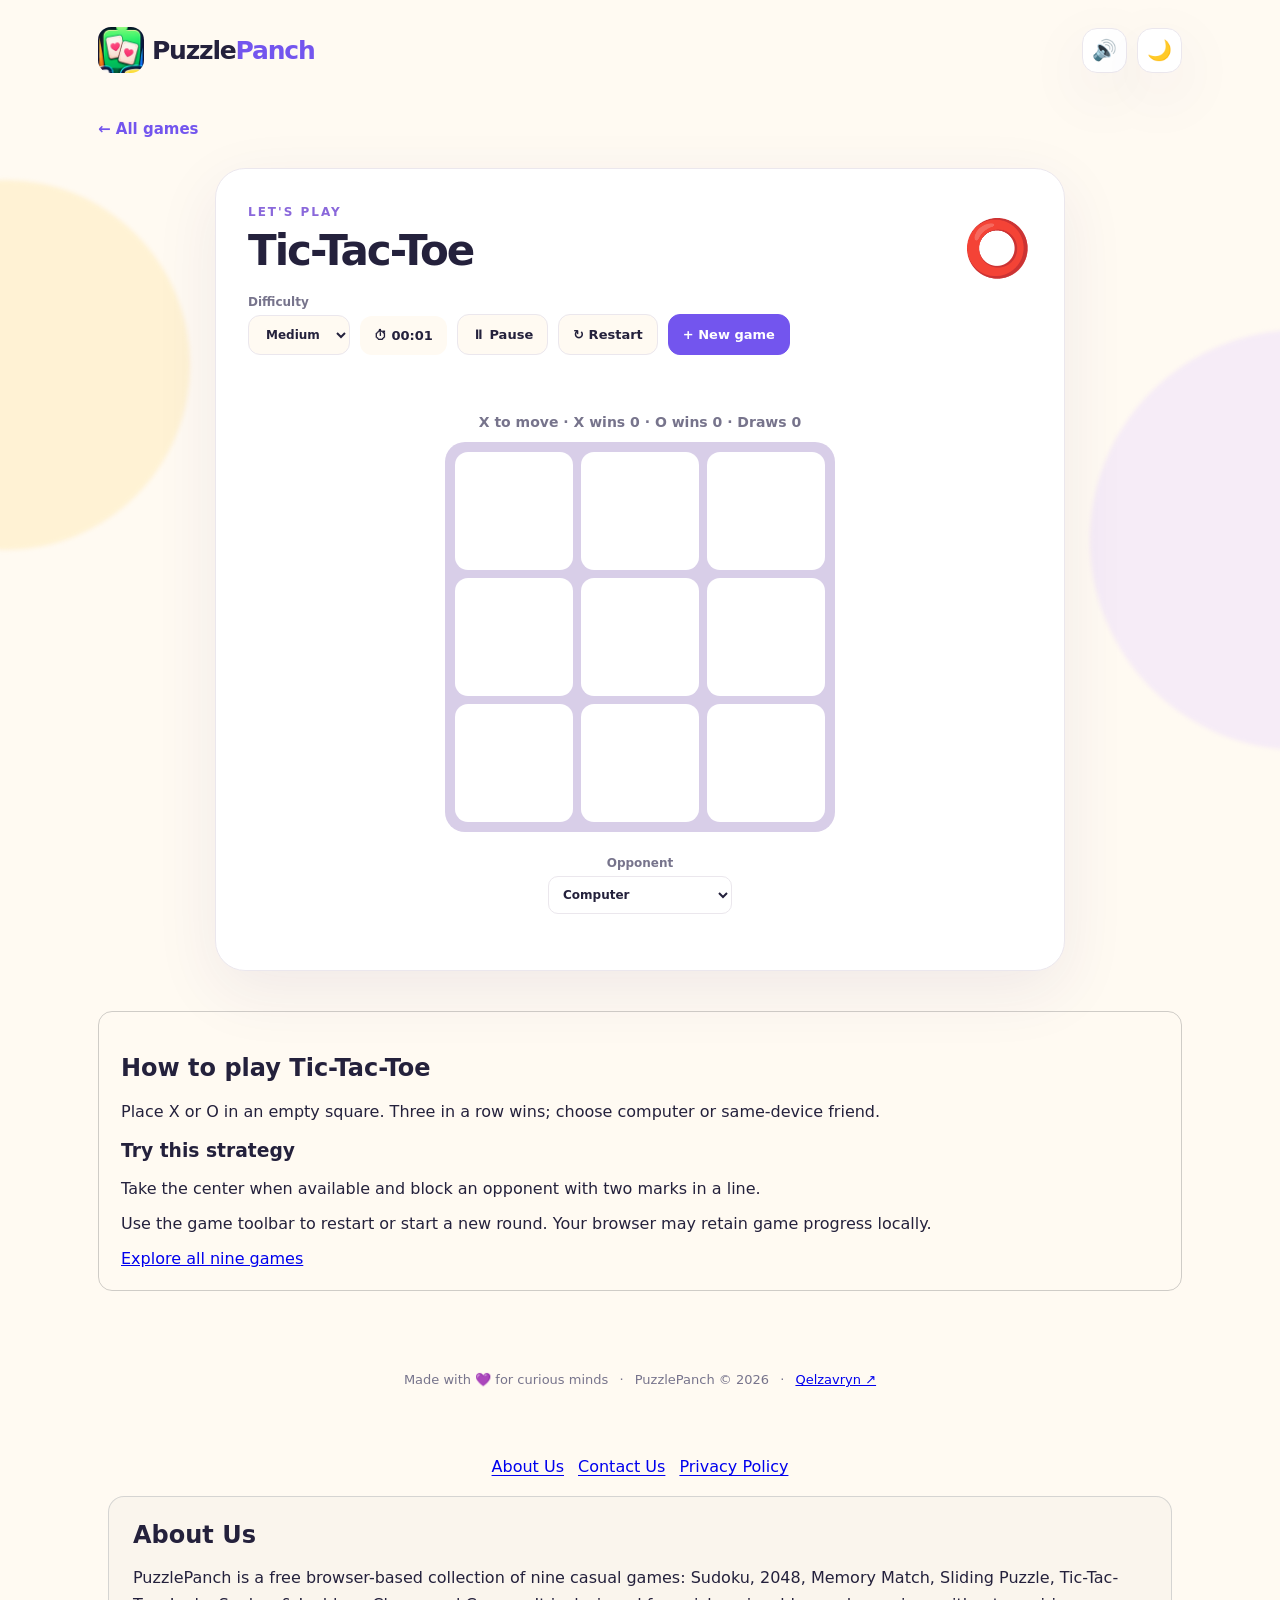
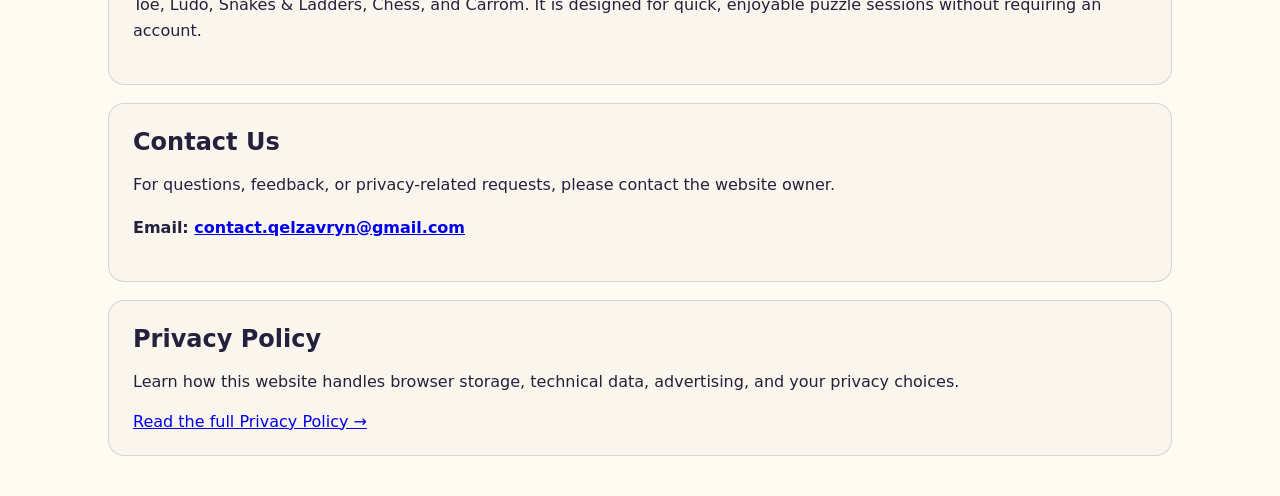
<file: tictactoe.html>
<!DOCTYPE html>

<html lang="en"><head><meta charset="utf-8"/><meta content="width=device-width,initial-scale=1" name="viewport"/><meta content="#fff8ee" name="theme-color"/><title>Tic-Tac-Toe – Play free | PuzzlePanch</title><meta content="Place X or O in an empty square. Three in a row wins; choose computer or same-device friend." name="description"/><meta content="PuzzlePanch — Little Games, Unlimited Fun" property="og:title"/><meta content="Little Games, Unlimited Fun. Play nine free browser games instantly." property="og:description"/><link href="assets/favicon.ico" rel="icon" sizes="any"/><link href="assets/favicon-192.png" rel="icon" type="image/png"/><link href="assets/favicon-192.png" rel="apple-touch-icon"/><link href="manifest.webmanifest" rel="manifest"/><link href="styles.css" rel="stylesheet"/><style id="site-info-styles">.site-info{max-width:1100px;margin:40px auto;padding:0 18px}.site-info article{margin:18px 0;padding:24px;border:1px solid rgba(130,140,150,.3);border-radius:16px;background:rgba(128,128,128,.045)}.site-info h2{margin:0 0 12px}.site-info p,.site-info li{line-height:1.65}.site-info a{overflow-wrap:anywhere}.site-info-nav{display:flex;gap:14px;flex-wrap:wrap;justify-content:center;margin:20px 0}.site-info-nav a{text-decoration:underline;text-underline-offset:3px}.site-info article{scroll-margin-top:24px}.site-info .contact-pending{font-weight:600}</style><link href="https://puzzlepanch.vercel.app/tictactoe.html" rel="canonical"/><link href="public.css" rel="stylesheet"/></head><body data-initial-game="tictactoe"><div class="blob blob-one"></div><div class="blob blob-two"></div><div class="shell"><header class="topbar"><a aria-label="PuzzlePanch home" class="brand" href="index.html"><img alt="" class="brand-logo" height="46" src="assets/favicon-192.png" width="46"/> Puzzle<span>Panch</span></a><div class="header-actions"><button aria-label="Toggle sound" class="icon-button" id="sound-toggle">🔊</button><button aria-label="Toggle theme" class="icon-button" id="theme-toggle">🌙</button></div></header><main><section hidden="" id="home-view"><div class="hero"><img alt="PuzzlePanch — nine colorful games" class="hero-logo" height="928" src="assets/puzzlepanch-logo.webp" width="1648"/><div class="eyebrow">✨ YOUR HAPPY LITTLE BRAIN GYM ✨</div><h1>Big fun for <em>curious minds.</em></h1><p>Nine delightful games. Zero downloads, zero signups. Just pick a game and play!</p><div class="hero-pills"><span>🎮 9 free games</span><span>⚡ Instant play</span><span>💜 Made for everyone</span></div></div><div class="section-head"><div><span class="eyebrow">THE GAME COLLECTION</span><h2 id="games-title">Pick your puzzle <span>↗</span></h2></div><p>What are you in the mood for?</p></div><section class="public-panel"><h2>Daily logic challenge</h2><p>A new number sequence every day. Find the next number and keep a local record of solved days.</p><a class="public-link" href="daily.html">Play today’s challenge →</a></section><div class="game-grid"><a class="game-card sudoku" href="sudoku.html" style="text-decoration:none;color:inherit"><span class="game-icon">🔢</span><span class="card-type">NUMBER MAGIC</span><strong>Sudoku</strong><span>Fill the grid. Find your flow.</span><span class="play-pill">Play now →</span></a><a class="game-card game2048" href="2048.html" style="text-decoration:none;color:inherit"><span class="game-icon">✨</span><span class="card-type">TILE MERGING</span><strong>2048</strong><span>Swipe, merge, and level up!</span><span class="play-pill">Play now →</span></a><a class="game-card memory" href="memory.html" style="text-decoration:none;color:inherit"><span class="game-icon">🃏</span><span class="card-type">MEMORY TEST</span><strong>Memory Match</strong><span>Flip cards. Find the pairs.</span><span class="play-pill">Play now →</span></a><a class="game-card sliding" href="sliding.html" style="text-decoration:none;color:inherit"><span class="game-icon">🧩</span><span class="card-type">TILE PUZZLE</span><strong>Sliding Puzzle</strong><span>Move tiles into perfect order.</span><span class="play-pill">Play now →</span></a><a class="game-card tictactoe" href="tictactoe.html" style="text-decoration:none;color:inherit"><span class="game-icon">⭕</span><span class="card-type">CLASSIC STRATEGY</span><strong>Tic-Tac-Toe</strong><span>Three in a row wins the show.</span><span class="play-pill">Play now →</span></a><a class="game-card ludo" href="ludo.html" style="text-decoration:none;color:inherit"><span class="game-icon">🎲</span><span class="card-type">BOARD GAME</span><strong>Ludo</strong><span>Race your tokens home with friends.</span><span class="play-pill">Play now →</span></a><a class="game-card snakes" href="snakes.html" style="text-decoration:none;color:inherit"><span class="game-icon">🐍</span><span class="card-type">DICE ADVENTURE</span><strong>Snakes &amp; Ladders</strong><span>Climb ladders, dodge snakes.</span><span class="play-pill">Play now →</span></a><a class="game-card chess" href="chess.html" style="text-decoration:none;color:inherit"><span class="game-icon">♟️</span><span class="card-type">CLASSIC STRATEGY</span><strong>Chess</strong><span>Plan your moves and checkmate.</span><span class="play-pill">Play now →</span></a><a class="game-card carrom" href="carrom.html" style="text-decoration:none;color:inherit"><span class="game-icon">🎯</span><span class="card-type">PHYSICS BOARD GAME</span><strong>Carrom</strong><span>Flick, pocket, team up, and win!</span><span class="play-pill">Play now →</span></a></div></section><section id="game-view"><button class="back-button" id="back-to-games">← All games</button><div class="game-panel"><div class="game-heading"><div><span class="eyebrow" id="game-subtitle">LET'S PLAY</span><h1 id="game-title" tabindex="-1">Tic-Tac-Toe</h1></div><span class="game-heading-icon" id="game-icon">🧩</span></div><div class="game-toolbar"><label class="field">Difficulty <select id="difficulty"><option value="easy">Easy</option><option selected="" value="medium">Medium</option><option value="hard">Hard</option></select></label><span class="timer" id="timer">⏱ 00:00</span><button class="secondary" id="pause-btn">⏸ Pause</button><button class="secondary" id="restart-btn">↻ Restart</button><button class="primary" id="new-btn">+ New game</button></div><div aria-live="polite" class="status" id="game-status" role="status"></div><div class="stats" id="game-stats"></div><div class="game-board" id="game-board"></div><div class="game-controls" id="game-controls"></div></div><article class="public-panel"><h2>How to play Tic-Tac-Toe</h2><p>Place X or O in an empty square. Three in a row wins; choose computer or same-device friend.</p><h3>Try this strategy</h3><p>Take the center when available and block an opponent with two marks in a line.</p><p>Use the game toolbar to restart or start a new round. Your browser may retain game progress locally.</p><a href="index.html">Explore all nine games</a></article></section></main><footer>Made with 💜 for curious minds <span>·</span> PuzzlePanch © 2026 <span>·</span> <a href="https://qelzavryn.vercel.app/" rel="noopener noreferrer" target="_blank">Qelzavryn ↗</a></footer></div><script src="storage.js"></script><script src="game-utils.js"></script><script src="audio.js"></script><script src="games/2048.js"></script><script src="games/memory.js"></script><script src="games/sliding.js"></script><script src="games/tictactoe.js"></script><script src="games/sudoku.js"></script><script src="games/ludo.js"></script><script src="games/snakes.js"></script><script src="games/chess.js"></script><script src="games/carrom.js"></script><script src="app.js"></script><div aria-label="Website information" class="site-info"><nav aria-label="Information pages" class="site-info-nav"><a href="#about-us">About Us</a><a href="#contact-us">Contact Us</a><a href="privacy.html">Privacy Policy</a></nav><article id="about-us"><h2>About Us</h2><p>PuzzlePanch is a free browser-based collection of nine casual games: Sudoku, 2048, Memory Match, Sliding Puzzle, Tic-Tac-Toe, Ludo, Snakes &amp; Ladders, Chess, and Carrom. It is designed for quick, enjoyable puzzle sessions without requiring an account.</p></article><article id="contact-us"><h2>Contact Us</h2><p>For questions, feedback, or privacy-related requests, please contact the website owner.</p><p class="contact-pending">Email: <a href="mailto:contact.qelzavryn@gmail.com">contact.qelzavryn@gmail.com</a></p></article><article id="privacy-policy"><h2>Privacy Policy</h2><p>Learn how this website handles browser storage, technical data, advertising, and your privacy choices.</p><a href="privacy.html">Read the full Privacy Policy →</a></article></div></body></html>
</file>
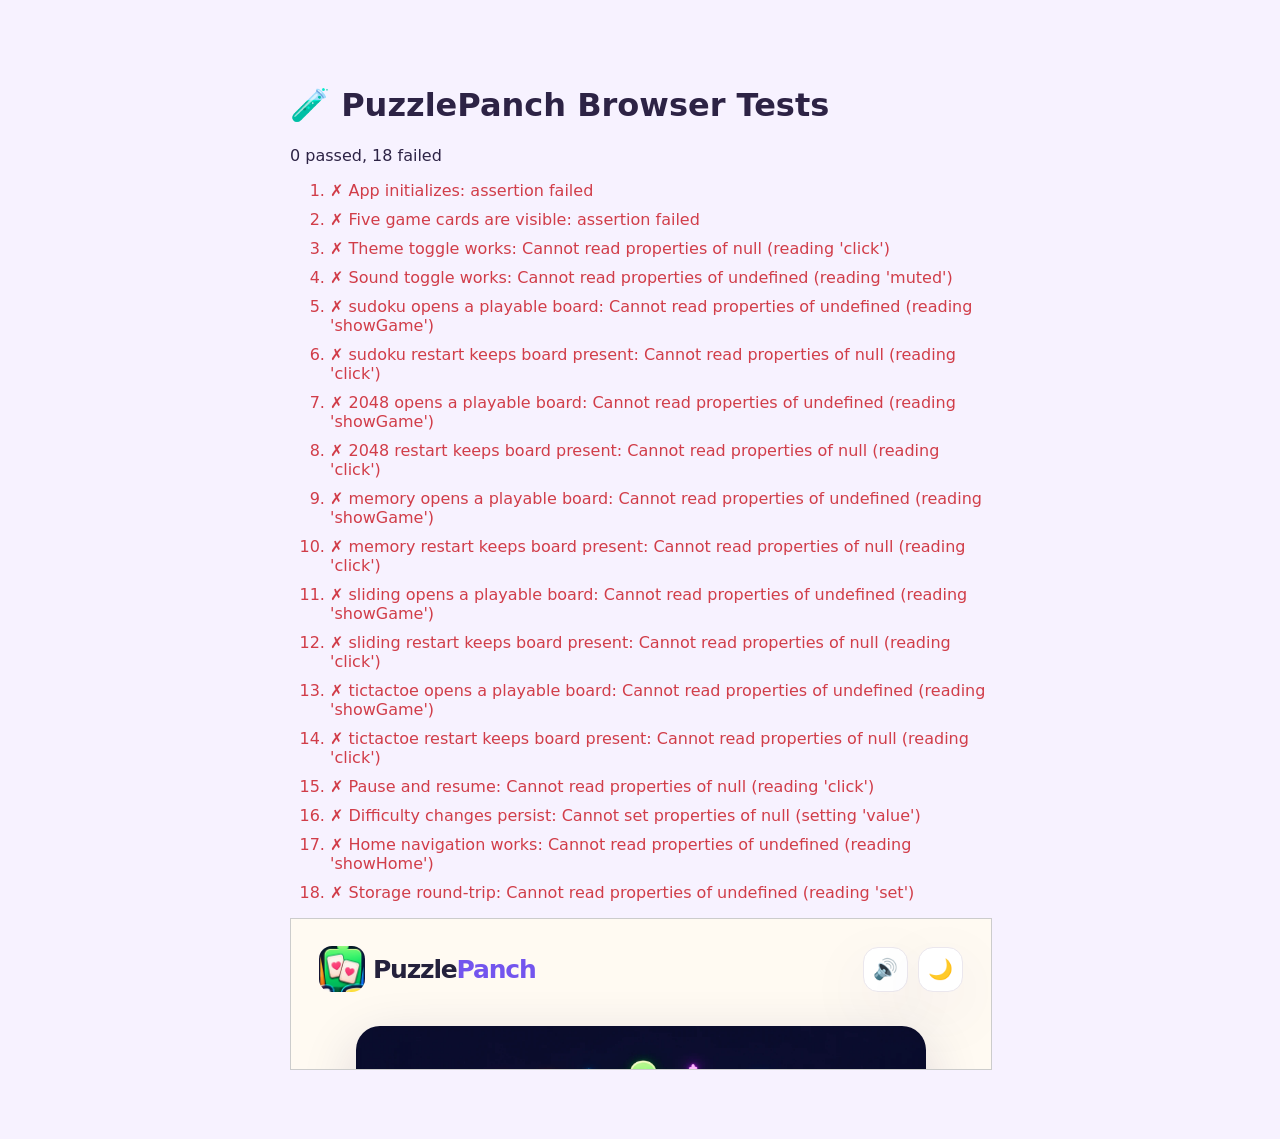
<file: tests/test-runner.html>
<!doctype html><html lang="en"><head><meta charset="utf-8"><title>PuzzlePanch Tests</title><style>body{font:16px system-ui;max-width:700px;margin:50px auto;padding:15px;background:#f7f2ff;color:#2d2345}li{margin:10px 0}.pass{color:green}.fail{color:#d13d49}</style></head><body><h1>🧪 PuzzlePanch Browser Tests</h1><p id="summary">Running...</p><ol id="results"></ol><iframe id="appframe" src="../index.html" style="width:100%;height:150px;border:1px solid #ccc" title="Application test frame"></iframe><script src="test-runner.js"></script></body></html>
</file>
<file: styles.css>
:root{--bg:#fffaf2;--ink:#24213c;--muted:#77748c;--paper:#fff;--border:#ebe7ed;--accent:#7355ee;--shadow:0 20px 65px rgba(59,35,113,.08)}*{box-sizing:border-box}html{scroll-behavior:smooth}body{margin:0;background:var(--bg);color:var(--ink);font-family:Inter,ui-sans-serif,system-ui,-apple-system,'Segoe UI',sans-serif;min-height:100vh}button,select{font:inherit}button{cursor:pointer}button:focus-visible,select:focus-visible,a:focus-visible{outline:3px solid #8767f7;outline-offset:3px}button:disabled{cursor:default;opacity:.6}[hidden]{display:none!important}.blob{position:fixed;z-index:-1;filter:blur(2px);border-radius:50%;opacity:.4;pointer-events:none}.blob-one{width:370px;height:370px;background:#ffe7a8;left:-180px;top:180px}.blob-two{width:420px;height:420px;background:#e8d7ff;right:-230px;top:330px}.shell{max-width:1140px;margin:auto;padding:0 28px}.topbar{height:100px;display:flex;align-items:center;justify-content:space-between}.brand{text-decoration:none;color:var(--ink);font-weight:900;font-size:25px;letter-spacing:-1.2px;display:flex;align-items:center;gap:8px}.brand span:last-child{color:var(--accent);margin-left:-8px}.brand-icon{font-size:30px}.header-actions{display:flex;gap:10px}.icon-button{border:1px solid var(--border);background:var(--paper);width:45px;height:45px;border-radius:15px;font-size:20px;box-shadow:var(--shadow)}.hero{text-align:center;padding:66px 0 76px}.eyebrow{color:#8a68db;font-size:12px;font-weight:900;letter-spacing:2px}.hero h1{font-size:clamp(42px,6.5vw,77px);line-height:1.12;letter-spacing:-4px;max-width:790px;margin:20px auto}.hero h1 em{font-style:normal;color:var(--accent);background:linear-gradient(95deg,#7655f0,#f17fa2);background-clip:text;-webkit-text-fill-color:transparent}.hero p{color:var(--muted);font-size:18px;max-width:570px;margin:0 auto;line-height:1.7}.hero-pills{display:flex;justify-content:center;flex-wrap:wrap;gap:10px;margin-top:29px}.hero-pills span{background:var(--paper);border:1px solid var(--border);padding:10px 16px;border-radius:30px;font-size:13px;font-weight:700}.section-head{display:flex;align-items:end;justify-content:space-between;margin-bottom:24px}.section-head h2{font-size:34px;letter-spacing:-1.3px;margin:8px 0 0}.section-head h2 span{color:#e28a6b}.section-head p{color:var(--muted)}.game-grid{display:grid;grid-template-columns:repeat(3,minmax(0,1fr));gap:20px}.game-card{border:0;border-radius:25px;min-height:300px;text-align:left;padding:26px;display:flex;flex-direction:column;align-items:start;gap:12px;color:#272139;transition:transform .2s,box-shadow .2s;position:relative;overflow:hidden}.game-card:hover{transform:translateY(-7px);box-shadow:0 20px 30px rgba(40,25,65,.12)}.game-card:after{content:'✦';font-size:100px;position:absolute;right:-10px;top:-28px;opacity:.08}.game-card.sudoku{background:#ffdeeb}.game-card.game2048{background:#fff0b8}.game-card.memory{background:#d7f6e8}.game-card.sliding{background:#dceaff}.game-card.tictactoe{background:#ebdfff}.game-icon{display:grid;place-items:center;width:72px;height:72px;border-radius:20px;background:#ffffffa3;font-size:39px;margin-bottom:6px}.card-type{font-size:11px;font-weight:900;letter-spacing:1.6px;opacity:.65}.game-card strong{font-size:27px;letter-spacing:-1px}.game-card>span:nth-last-child(2){font-size:14px;opacity:.78}.play-pill{margin-top:auto;background:#fff9;padding:10px 17px;border-radius:20px;font-weight:800;font-size:13px}.game-view{min-height:70vh}.back-button{border:0;background:none;color:var(--accent);font-weight:800;padding:20px 0;font-size:15px}.game-panel{background:var(--paper);border:1px solid var(--border);border-radius:30px;padding:32px;box-shadow:var(--shadow);max-width:850px;margin:10px auto 40px}.game-heading{display:flex;justify-content:space-between;align-items:center}.game-heading h1{font-size:42px;letter-spacing:-2px;margin:6px 0 20px}.game-heading-icon{font-size:55px}.game-toolbar{display:flex;align-items:end;flex-wrap:wrap;gap:10px;margin-bottom:20px}.field{font-size:12px;font-weight:800;color:var(--muted);display:flex;flex-direction:column;gap:6px}.field select{border:1px solid var(--border);border-radius:12px;background:var(--bg);color:var(--ink);padding:11px 13px}.timer,.secondary,.primary{padding:12px 14px;border-radius:12px;font-weight:750;font-size:13px}.timer{background:var(--bg)}.secondary{border:1px solid var(--border);background:var(--bg);color:var(--ink)}.primary{background:var(--accent);color:#fff;border:1px solid var(--accent)}.status{text-align:center;font-weight:800;color:#9d5be2;min-height:27px;margin:10px}.stats{text-align:center;font-weight:800;color:var(--muted);font-size:14px;margin:12px}.game-board{display:flex;justify-content:center;align-items:center;min-height:280px;touch-action:pan-y}.game-board.is-paused{filter:blur(14px);pointer-events:none;user-select:none}.tiles,.slide-grid,.ttt-grid,.sudoku-grid{width:min(100%,430px);display:grid;gap:8px;background:#d8cee8;padding:10px;border-radius:20px;aspect-ratio:1}.tiles-2048{grid-template-columns:repeat(4,1fr)}.tile{display:grid;place-items:center;border-radius:11px;background:#f4edf7;color:#56446c;font-size:clamp(17px,4vw,29px);font-weight:900}.t2{background:#fff3d6}.t4{background:#ffe6b1}.t8{background:#ffc9a4}.t16{background:#ffb3a9}.t32{background:#ffa0ae}.t64{background:#f28ca3}.t128,.t256{background:#bde8da}.t512,.t1024,.t2048,.t4096{background:#ad9af5;color:white}.memory-grid{display:grid;grid-template-columns:repeat(4,1fr);gap:12px;width:min(100%,470px)}.memory-card{aspect-ratio:1;border:0;border-radius:15px;background:#8d74ec;color:#fff;font-size:35px;font-weight:900;transition:transform .15s}.memory-card.revealed{background:#e5f7e9;transform:rotateY(0deg)}.slide-grid{grid-template-columns:repeat(var(--n),1fr);gap:6px}.slide-tile{border:0;border-radius:10px;background:#fff9f1;color:#544579;font-size:clamp(14px,3.8vw,30px);font-weight:900}.slide-tile.empty{background:#ffffff30}.ttt-grid{grid-template-columns:repeat(3,1fr);max-width:390px}.ttt-cell{background:var(--paper);border:0;border-radius:13px;font-size:clamp(42px,9vw,74px);font-weight:900;color:#fa7f9c}.ttt-cell.o{color:#7d67ed}.sudoku-grid{grid-template-columns:repeat(9,1fr);gap:1px;border-radius:8px;padding:3px;background:#9185a7;max-width:450px}.sudoku-cell{min-width:0;padding:0;border:0;background:var(--paper);color:var(--accent);font-size:clamp(13px,3vw,22px);font-weight:700}.sudoku-cell.given{background:#eee9fa;color:#2e2848;font-weight:900}.sudoku-cell.selected{background:#ffdf8b}.sudoku-cell.wrong{color:#e03d64}.sudoku-cell.edge-r{border-right:3px solid #9185a7}.sudoku-cell.edge-b{border-bottom:3px solid #9185a7}.game-controls{text-align:center;margin:24px auto;display:flex;align-items:center;flex-direction:column;gap:15px}.number-pad{display:flex;flex-wrap:wrap;justify-content:center;gap:7px}.number-pad button,.direction button{background:var(--bg);border:1px solid var(--border);color:var(--ink);border-radius:11px;width:43px;height:43px;font-weight:900}.direction>button{margin-bottom:5px}.direction div{display:flex;gap:5px}.tip{font-size:13px;color:var(--muted)}footer{padding:65px 0 30px;text-align:center;font-size:13px;color:var(--muted)}footer span{margin:0 7px}[data-theme=dark]{--bg:#161526;--ink:#f7f3ff;--muted:#b7aecb;--paper:#242239;--border:#39354e;--accent:#ae96ff;--shadow:0 20px 65px #0003}[data-theme=dark] .game-card{color:#272139}[data-theme=dark] .sudoku-cell.given{color:#25223a}[data-theme=dark] .memory-card.revealed{color:#222}@media(max-width:780px){.game-grid{grid-template-columns:repeat(2,minmax(0,1fr))}.hero{padding:45px 0 60px}.hero h1{letter-spacing:-2px}.section-head{display:block}.game-panel{padding:20px}}@media(max-width:540px){.shell{padding:0 16px}.topbar{height:78px}.brand{font-size:22px}.hero{padding:35px 0 50px}.hero p{font-size:15px}.game-grid{grid-template-columns:1fr;gap:14px}.game-card{min-height:215px;padding:22px}.game-icon{width:55px;height:55px;font-size:30px}.section-head h2{font-size:28px}.section-head p{font-size:13px}.game-panel{padding:14px;border-radius:20px}.game-heading h1{font-size:32px}.game-toolbar{gap:7px}.game-toolbar button,.timer{padding:10px}.memory-grid{gap:7px}.memory-card{font-size:26px}.tiles,.slide-grid,.ttt-grid{gap:5px;padding:6px}.sudoku-grid{gap:1px}.number-pad button{width:33px;height:39px}}@media(prefers-reduced-motion:reduce){*,*:before,*:after{transition:none!important;animation:none!important;scroll-behavior:auto!important}}

/* PuzzlePanch visual identity */
.brand-logo{width:46px;height:46px;object-fit:cover;border-radius:13px;flex-shrink:0}.hero-logo{display:block;width:min(100%,570px);height:auto;aspect-ratio:1648/928;object-fit:contain;margin:-38px auto 18px;border-radius:24px;box-shadow:0 18px 55px rgba(28,19,78,.16)}@media(max-width:540px){.brand-logo{width:38px;height:38px}.hero-logo{margin:-12px auto 22px;border-radius:15px}}

/* New board games */
.game-card.ludo{background:#ffe1ce}.game-card.snakes{background:#d8f4bd}.game-card.chess{background:#dce0ff}.snake-grid{width:min(100%,550px);display:grid;grid-template-columns:repeat(10,minmax(0,1fr));gap:2px;background:#d6c9df;padding:5px;border-radius:14px}.snake-cell{aspect-ratio:1;background:#fff6e7;border-radius:3px;position:relative;font-size:clamp(9px,2vw,13px);font-weight:800;padding:3px}.snake-cell:nth-child(odd){background:#e6f4ee}.snake-cell.jump{background:#f9d8df}.snake-cell span{display:block;position:absolute;bottom:0;left:0;font-size:clamp(9px,2.5vw,19px);line-height:1}.ludo-layout{display:grid;grid-template-columns:repeat(2,minmax(0,1fr));gap:12px;width:min(100%,520px)}.ludo-home{min-height:140px;border-radius:18px;padding:14px;text-align:center;border:3px solid #fff}.ludo-home.red{background:#ffc5c5}.ludo-home.blue{background:#bedbff}.ludo-home.green{background:#bde9c5}.ludo-home.yellow{background:#fff1a9}.ludo-home strong{color:#272139}.ludo-tokens{display:grid;grid-template-columns:repeat(2,1fr);gap:9px;margin-top:12px}.ludo-tokens button{border:2px solid #fff;border-radius:50%;aspect-ratio:1;max-width:65px;width:100%;margin:auto;background:#fff9;font-size:22px;font-weight:900;color:#252038}.ludo-tokens button:not(:disabled){outline:3px solid #7d55ea;cursor:pointer}.chess-grid{display:grid;grid-template-columns:repeat(8,minmax(0,1fr));width:min(100%,530px);aspect-ratio:1;border:6px solid #685038}.chess-square{min-width:0;padding:0;border:0;border-radius:0;display:grid;place-items:center;font-size:clamp(22px,6.3vw,51px);line-height:1;color:#111;cursor:pointer}.chess-square.light{background:#f0d9b5}.chess-square.dark{background:#b58863}.chess-square.selected{box-shadow:inset 0 0 0 5px #f6d13d}.chess-square.possible{box-shadow:inset 0 0 0 5px #399b58}.game-controls select{padding:10px;border:1px solid var(--border);border-radius:10px;background:var(--paper);color:var(--ink)}
/* Board game enhancements — traditional Ludo and illustrated Snakes & Ladders */
.snake-board{position:relative;width:min(100%,560px);aspect-ratio:1;margin:auto}
.snake-board .snake-grid{width:100%;height:100%;box-sizing:border-box;gap:1px;padding:3px;border:3px solid #426b51;border-radius:10px}
.snake-board .snake-cell{min-width:0;aspect-ratio:auto;border-radius:1px;padding:3px 4px;font-size:clamp(9px,1.8vw,13px);background:#fff5d9}
.snake-board .snake-cell:nth-child(odd){background:#dcefdc}
.snake-art{position:absolute;inset:3px;width:calc(100% - 6px);height:calc(100% - 6px);pointer-events:none;overflow:visible}
.snake-pieces{display:flex!important;gap:2px;position:absolute;bottom:3px;left:3px;z-index:1}
.snake-pieces i{display:block;width:clamp(7px,1.7vw,13px);height:clamp(7px,1.7vw,13px);border:1px solid white;border-radius:50%;box-shadow:0 1px 2px #0008}
.ludo-board{position:relative;display:grid;grid-template-columns:repeat(15,minmax(0,1fr));grid-template-rows:repeat(15,minmax(0,1fr));width:min(100%,570px);aspect-ratio:1;border:4px solid #292b48;border-radius:8px;overflow:hidden;background:#fff;margin:auto;box-shadow:0 8px 22px #2222}
.ludo-cell{min-width:0;min-height:0;border:1px solid #7e809166;display:grid;place-items:center;font-size:clamp(11px,3vw,25px);background:#fff}
.ludo-cell.ludo-zone.red{background:#ffb5b5}.ludo-cell.ludo-zone.blue{background:#b7d8ff}.ludo-cell.ludo-zone.yellow{background:#fff0a2}.ludo-cell.ludo-zone.green{background:#b9edc8}
.ludo-cell.ludo-lane.red,.ludo-cell.ludo-start.red{background:#e95c65}.ludo-cell.ludo-lane.blue,.ludo-cell.ludo-start.blue{background:#4a91ec}.ludo-cell.ludo-lane.yellow,.ludo-cell.ludo-start.yellow{background:#f6c948}.ludo-cell.ludo-lane.green,.ludo-cell.ludo-start.green{background:#4bbd76}
.ludo-cell.ludo-center{background:#f3e9ff}.ludo-cell.ludo-safe::after{content:'★';font-size:clamp(7px,1.5vw,14px);color:#62627699}
.ludo-piece{position:absolute;transform:translate(-50%,-50%);width:clamp(15px,3.4vw,27px);height:clamp(15px,3.4vw,27px);border-radius:50%;border:2px solid white;padding:0;display:grid;place-items:center;font-size:clamp(11px,2.6vw,19px);line-height:1;color:white;box-shadow:0 2px 4px #0008;z-index:2}
.ludo-piece.red{background:#df3044}.ludo-piece.blue{background:#176ed1}.ludo-piece.yellow{background:#e6a900}.ludo-piece.green{background:#139d52}
.ludo-piece:disabled{opacity:1;cursor:default}.ludo-piece.can-move{outline:3px solid #f0f;box-shadow:0 0 0 5px #fff,0 0 14px #e0f;cursor:pointer;z-index:3;animation:ludo-pulse .85s infinite alternate}
@keyframes ludo-pulse{from{filter:brightness(1)}to{filter:brightness(1.4)}}
@media(max-width:420px){.ludo-piece{width:15px;height:15px;border-width:1px}.ludo-board{border-width:2px}}


/* Chess: prevent occupied squares from expanding the grid after a move. */
.chess-grid {
  grid-template-rows: repeat(8, minmax(0, 1fr));
  min-width: 0;
  min-height: 0;
  box-sizing: border-box;
  overflow: hidden;
}
.chess-square {
  width: 100%;
  height: 100%;
  min-width: 0;
  min-height: 0;
  max-width: 100%;
  max-height: 100%;
  box-sizing: border-box;
  overflow: hidden;
  white-space: nowrap;
  font-family: "DejaVu Sans", "Segoe UI Symbol", "Arial Unicode MS", sans-serif;
  font-size: clamp(16px, 5vw, 44px);
  line-height: 1;
}

/* Per-player human/computer configuration for board games */
.ai-seat-setup{display:flex;flex-wrap:wrap;gap:10px;width:100%;margin:8px 0}
.ai-seat{display:flex;align-items:center;gap:8px;padding:8px 10px;border:1px solid rgba(120,120,120,.3);border-radius:10px;background:rgba(130,130,130,.06)}
.ai-seat select{min-width:110px;max-width:160px}
.ai-waiting{font-weight:600;opacity:.8}

/* Carrom */
.game-card.carrom{background:linear-gradient(145deg,#fff0d6,#f4d7a7)}
.carrom-wrap{width:min(100%,660px);margin:auto}
.carrom-canvas{width:100%;height:auto;aspect-ratio:1;display:block;border-radius:14px;touch-action:none;cursor:crosshair;box-shadow:0 8px 25px #0002}
.carrom-settings{display:flex;flex-wrap:wrap;gap:10px;margin:14px 0}.carrom-settings label{display:flex;align-items:center;gap:5px;flex-wrap:wrap}.carrom-settings select{max-width:100%;padding:7px;border-radius:7px}

/* November 2026 gameplay refinements */
.ludo-piece{transition:left .22s ease-in-out,top .22s ease-in-out;color:transparent}
.ludo-piece.red{background:#df3044}.ludo-piece.blue{background:#176ed1}.ludo-piece.yellow{background:#e6a900}.ludo-piece.green{background:#139d52}
.carrom-live-score{padding:12px 14px;border:1px solid #bba88c;border-radius:12px;background:rgba(255,242,208,.28);font-weight:650;line-height:1.6;margin:10px 0}

/* Stable boards and responsive board-game controls */
.ttt-grid{grid-template-columns:repeat(3,minmax(0,1fr));grid-template-rows:repeat(3,minmax(0,1fr));min-width:0;overflow:hidden}
.ttt-cell{width:100%;height:100%;min-width:0;min-height:0;padding:0;display:grid;place-items:center;line-height:1;overflow:hidden;touch-action:manipulation}.ttt-cell:disabled{opacity:1}
.ludo-board{container-type:inline-size;isolation:isolate}.ludo-zone,.ludo-center{border:0}.ludo-house{position:relative;display:grid;grid-template-columns:repeat(2,1fr);grid-template-rows:repeat(2,1fr);padding:16.6667%;gap:0;border:1px solid #3338;z-index:1;background:var(--coin)}
.ludo-house.red{--coin:#df3044}.ludo-house.blue{--coin:#176ed1}.ludo-house.yellow{--coin:#e6a900}.ludo-house.green{--coin:#139d52}
.ludo-house:before{content:'';position:absolute;inset:16.6667%;background:#fff;border-radius:10%;box-shadow:inset 0 0 0 1px #0002}.ludo-slot{z-index:1;place-self:center;width:78%;aspect-ratio:1;border:2px solid var(--coin);border-radius:50%;background:color-mix(in srgb,var(--coin) 20%,white)}.ludo-house-label{position:absolute;top:2%;left:0;right:0;text-align:center;color:white;font-size:clamp(8px,2.5cqw,14px);font-weight:900;line-height:1.2;text-shadow:0 1px 2px #0008}
.ludo-goal{grid-area:7 / 7 / span 3 / span 3;z-index:1;background:conic-gradient(from 45deg,#e6a900 0 90deg,#139d52 90deg 180deg,#df3044 180deg 270deg,#176ed1 270deg);display:grid;place-items:center;border:1px solid #3338}.ludo-goal span{color:white;font-size:5cqw;text-shadow:0 1px 3px #000}
.ludo-piece{width:5.5%;height:5.5%;font-size:2.8cqw;color:white;font-weight:900;border:1px solid white;box-shadow:0 1px 3px #0009,inset 0 0 0 2px #ffffff55;touch-action:manipulation}.ludo-piece.at-home{width:8%;height:8%;font-size:4cqw}.ludo-piece.stacked{width:3.2%;height:3.2%;font-size:2cqw}.ludo-piece.finished{color:white}.ludo-piece.can-move{outline:2px solid #fff;box-shadow:0 0 0 3px #7137ef,0 0 8px #7137ef;animation:none}.ludo-piece.yellow{color:#342400}
.snake-layout{width:min(100%,560px);min-width:0}.snake-board{container-type:inline-size}.snake-board .snake-grid{grid-template-rows:repeat(10,minmax(0,1fr));padding:0;border:2px solid #426b51;gap:0;overflow:hidden}.snake-board .snake-cell{min-height:0;border:1px solid #426b5133;color:#243b30;padding:1px 2px;font-size:2.5cqw}.snake-art{inset:2px;width:calc(100% - 4px);height:calc(100% - 4px)}.snake-board .snake-cell.snake-start{background:#176ed1;color:white}.snake-board .snake-cell.snake-finish{background:#15803d;color:white}.snake-cell b{display:block;font-size:1.8cqw;line-height:1}.snake-pieces{display:grid!important;grid-template-columns:repeat(2,1fr);gap:0;bottom:1px;left:auto;right:1px;z-index:2}.snake-pieces i,.snake-home-slot{display:grid;place-items:center;font-style:normal;font-weight:900;color:white;border:1px solid white;border-radius:50%;box-shadow:0 1px 2px #0008}.snake-pieces i{width:3.4cqw;height:3.4cqw;font-size:2.1cqw;line-height:1}.snake-pieces .active,.snake-home-slot.active{outline:2px solid #a855f7}.snake-home{display:flex;align-items:center;justify-content:center;flex-wrap:wrap;gap:8px;margin-top:8px;padding:8px;border:1px solid var(--border);border-radius:10px;font-size:12px}.snake-home-slot{width:26px;height:26px;background:var(--paper);color:var(--muted);border-color:var(--coin)}.snake-home-slot.occupied{background:var(--coin);color:white}
.game-panel,.game-board,.game-controls,.game-heading>div{min-width:0}.game-controls select,.game-toolbar select{max-width:100%}.game-controls>label{max-width:100%;overflow-wrap:anywhere}.game-controls>.primary{min-height:44px;min-width:min(100%,220px)}.ai-seat-setup{justify-content:center}.ai-seat{min-width:0;max-width:100%}.ai-seat select{min-width:0}.stats,.status{overflow-wrap:anywhere}.memory-grid,.tiles,.slide-grid,.sudoku-grid{min-width:0}.memory-card,.slide-tile,.tile{min-width:0;min-height:0;padding:0}.tiles-2048{grid-template-rows:repeat(4,minmax(0,1fr));grid-template-columns:repeat(4,minmax(0,1fr))}.slide-grid{grid-template-rows:repeat(var(--n),minmax(0,1fr));grid-template-columns:repeat(var(--n),minmax(0,1fr))}
@media(max-width:540px){.shell{padding:0 10px}.topbar{gap:6px}.brand{font-size:20px;gap:5px;letter-spacing:-.8px}.brand span:last-child{margin-left:-5px}.brand-logo{width:32px;height:32px}.header-actions{gap:5px}.icon-button{width:44px;height:44px;flex-shrink:0}.game-panel{padding:8px;border-radius:14px}.game-heading h1{font-size:clamp(24px,7vw,32px);letter-spacing:-1px}.game-heading-icon{font-size:32px}.game-board{min-height:0}.game-toolbar button,.game-toolbar select{min-height:44px}.game-toolbar{align-items:center}.game-controls{margin:14px auto;gap:10px}.game-controls select{min-height:44px;font-size:16px}.ai-seat{flex:1 1 140px;justify-content:space-between;padding:5px;gap:4px;font-size:12px}.ai-seat select{max-width:100px;font-size:14px}.game-card{min-height:190px}.hero h1{font-size:clamp(34px,10vw,48px)}.site-info article{padding:14px}.number-pad button{min-height:44px}.ludo-board{border-width:2px}.stats{font-size:12px;margin:8px 0}.status{margin:6px 0}.snake-home{gap:5px}}
@media(hover:none){.game-card:hover{transform:none;box-shadow:none}}
</file>
<file: public.css>
.public-wrap{max-width:900px;margin:auto;padding:clamp(12px,4vw,32px);line-height:1.65;overflow-wrap:anywhere}.public-wrap nav{margin-bottom:24px}.public-wrap a,.public-link{color:inherit;text-decoration:underline;text-underline-offset:3px}.public-wrap section,.public-panel{border:1px solid #8886;border-radius:14px;padding:clamp(12px,3vw,22px);margin:16px 0}.public-wrap input,.public-wrap select,.public-wrap button{max-width:100%;min-height:44px;font:inherit}.public-wrap label{display:block;margin:10px 0}.public-wrap input{display:block;width:100%;box-sizing:border-box}.public-wrap output{display:block;font-weight:bold;margin:12px 0}.public-wrap button{cursor:pointer}.public-wrap *{box-sizing:border-box}.public-wrap .tool-grid{display:grid;grid-template-columns:repeat(auto-fit,minmax(min(100%,240px),1fr));gap:12px}
</file>
